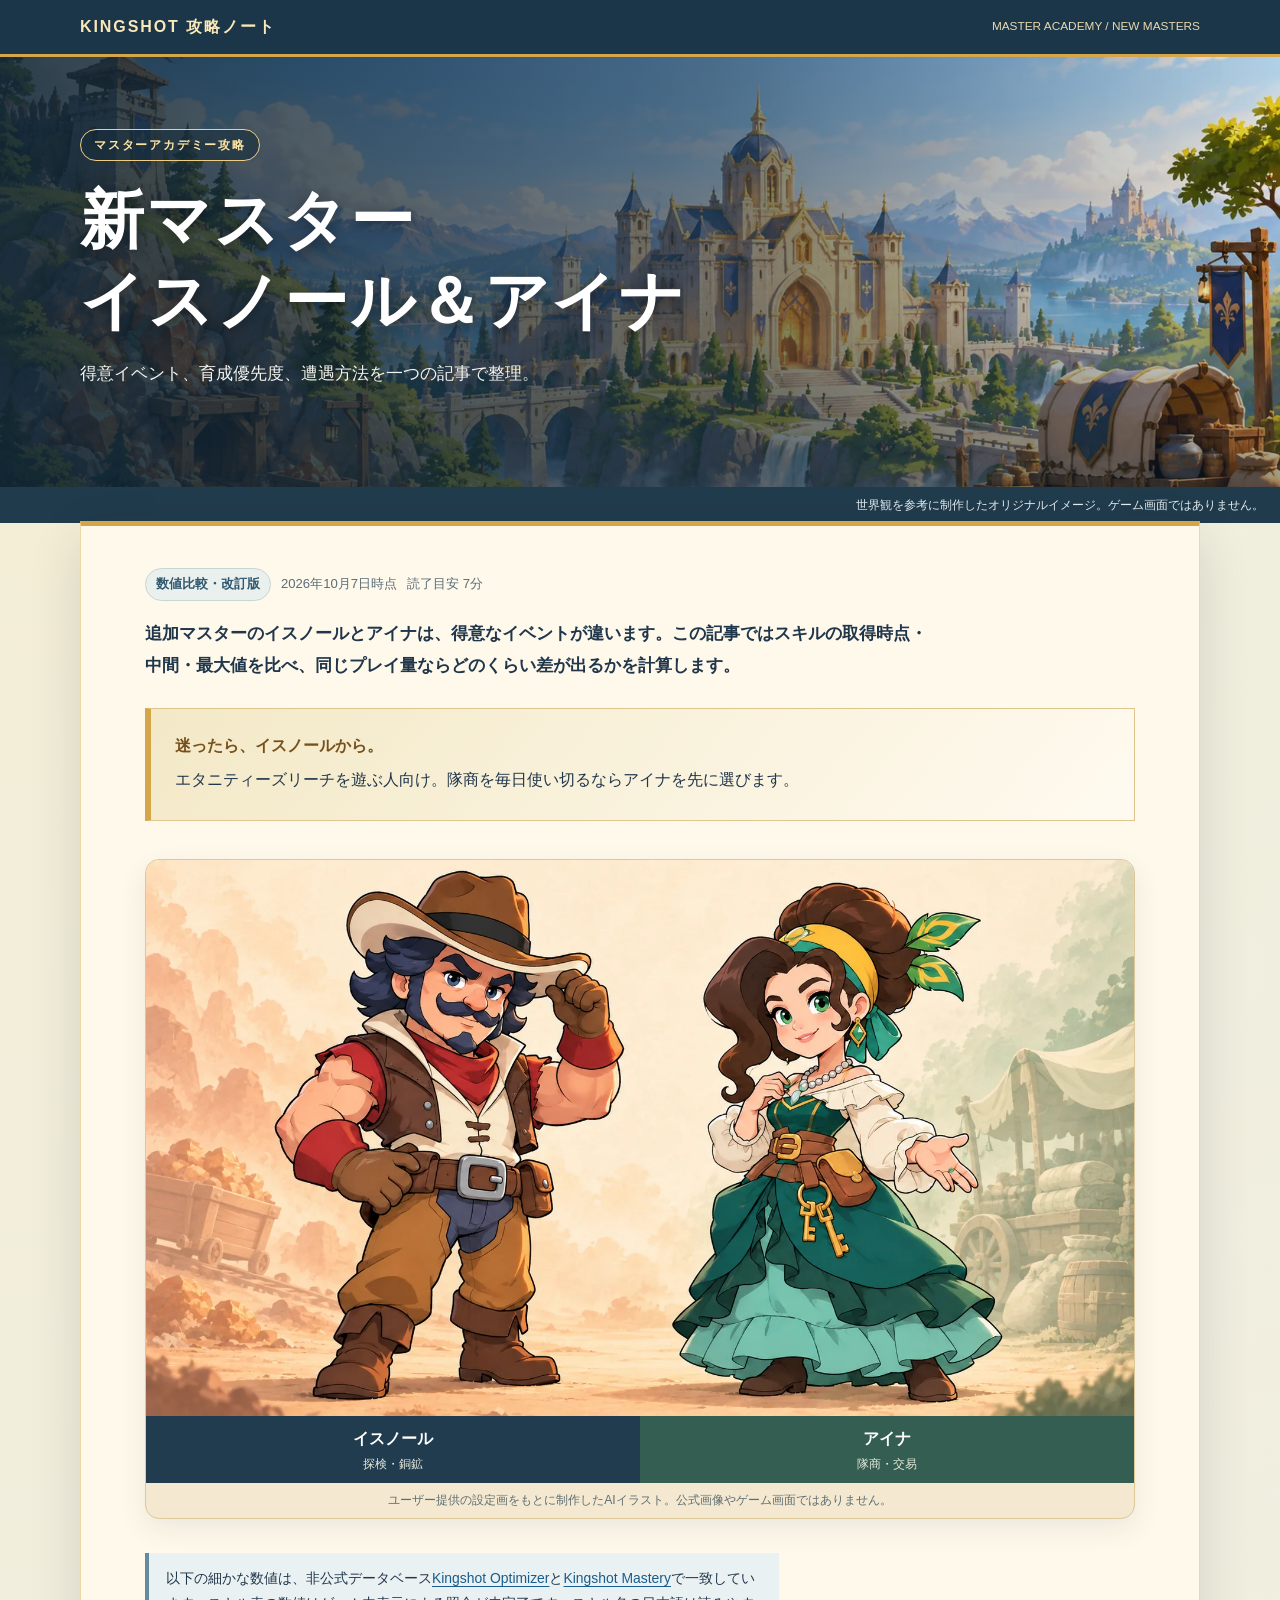
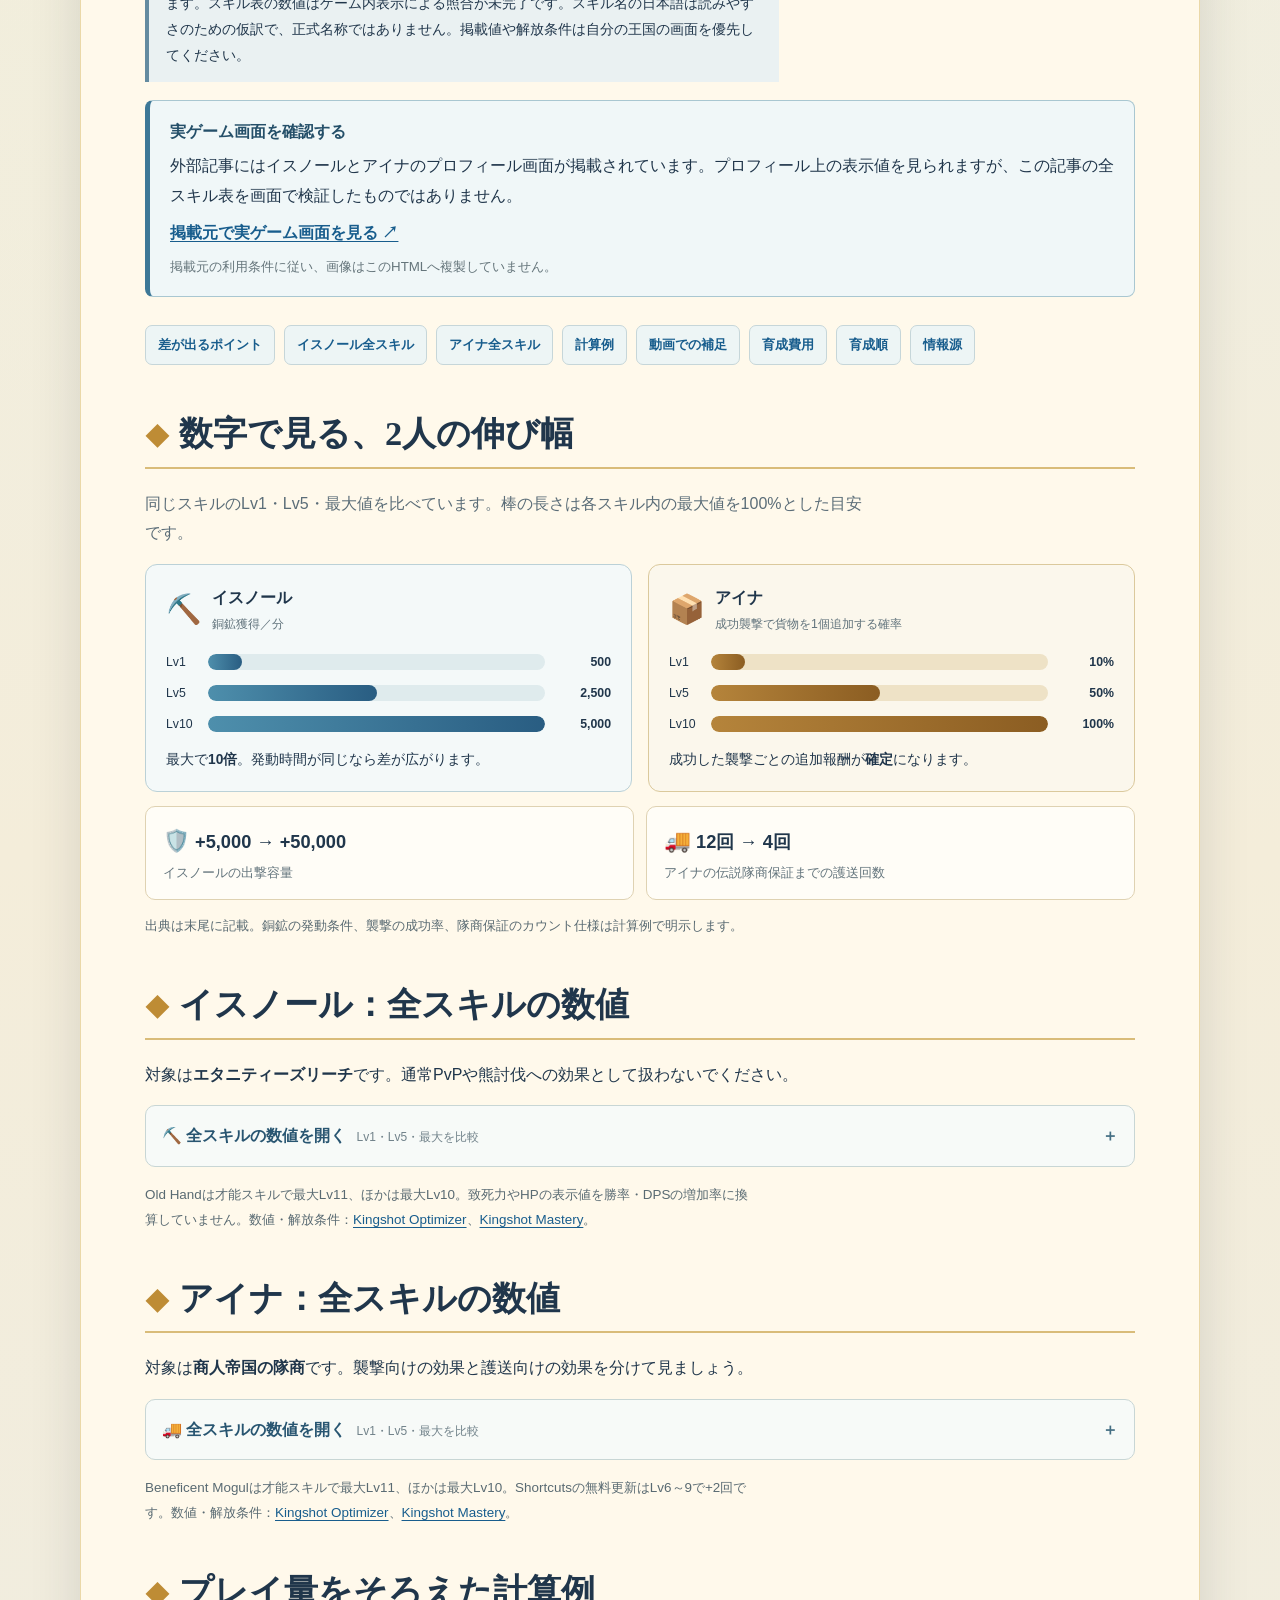
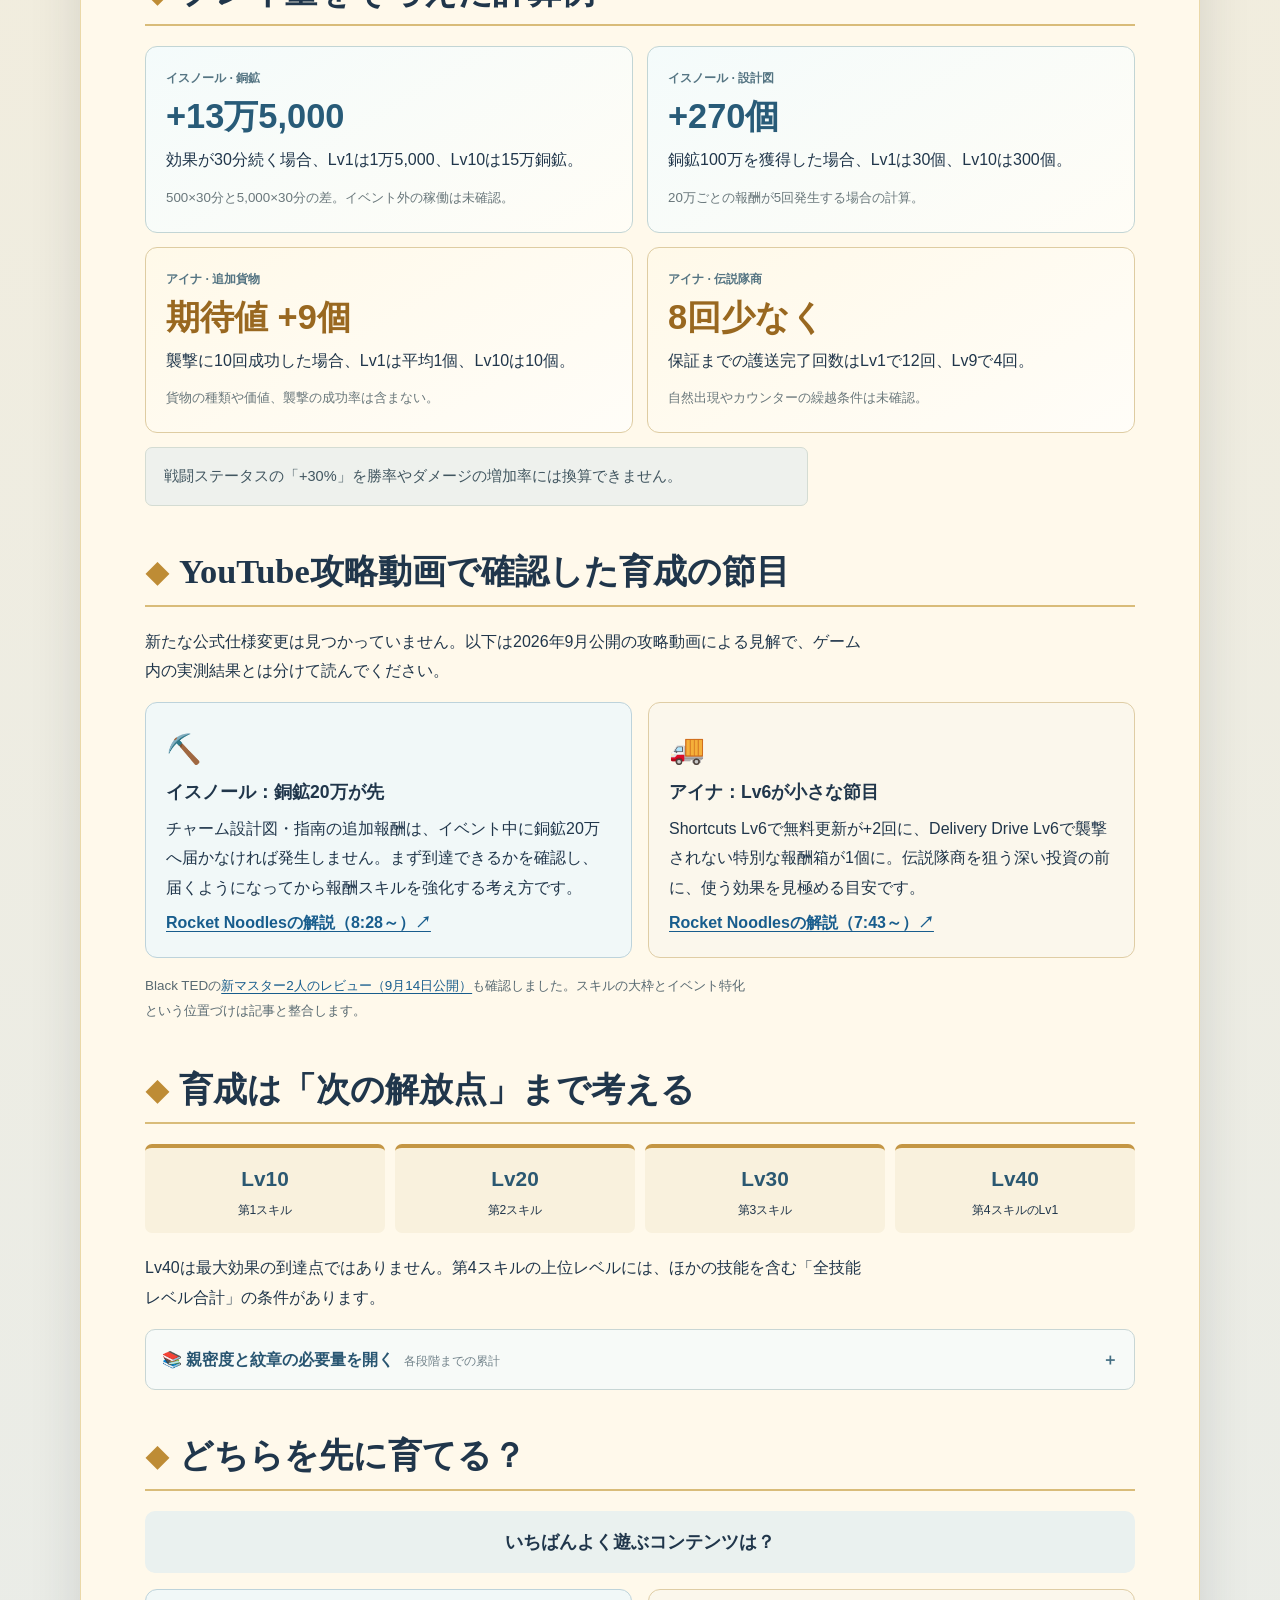
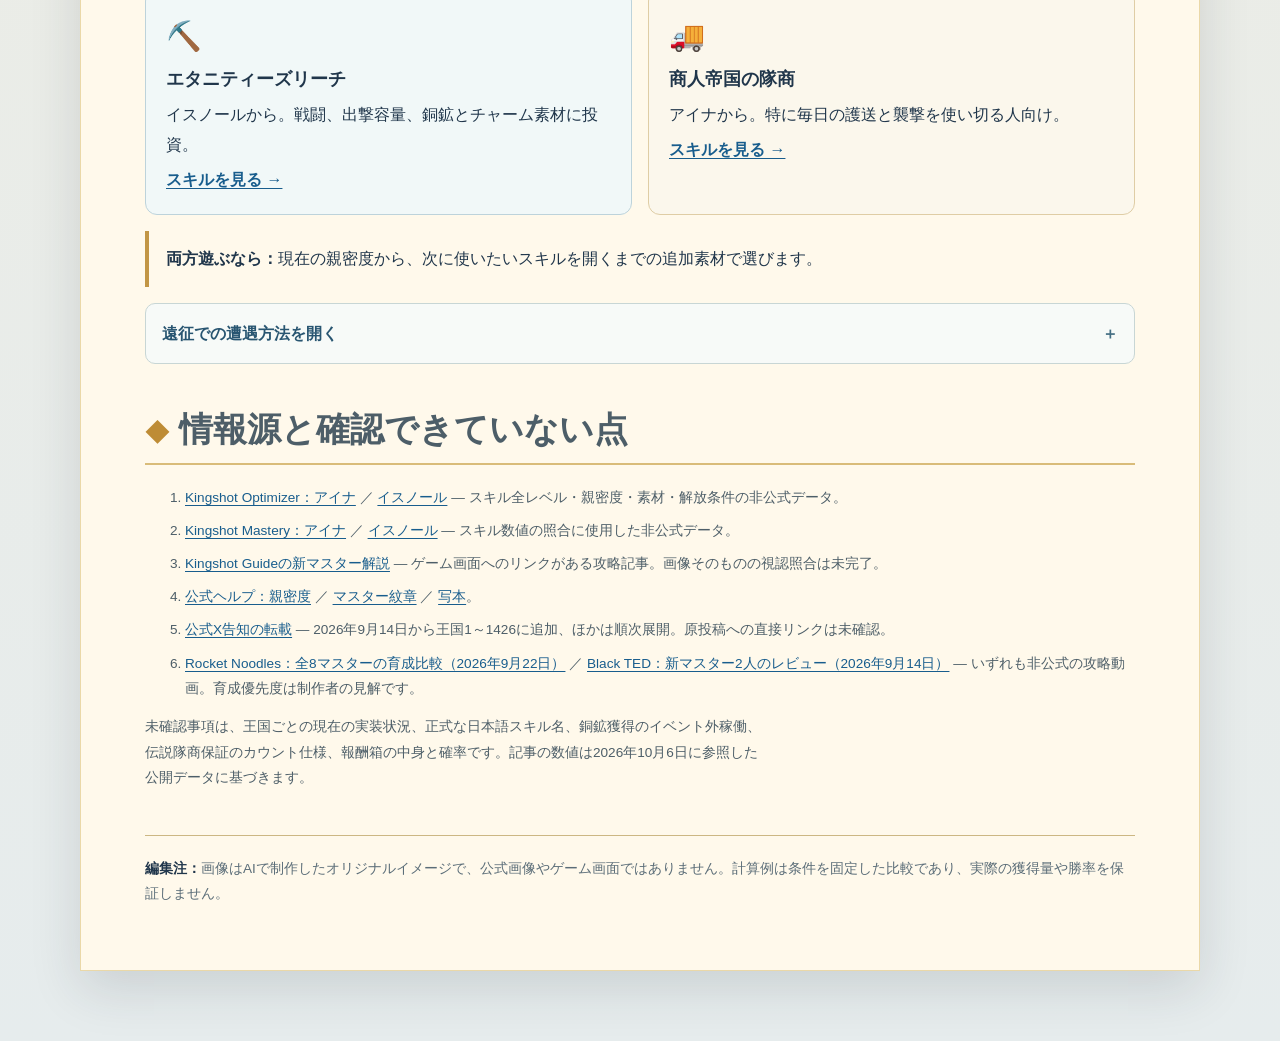
<file: index.html>
<!doctype html>
<html lang="ja">
<head>
  <meta charset="utf-8">
  <meta name="viewport" content="width=device-width, initial-scale=1">
  <meta name="description" content="キングショットのマスターアカデミーに追加されたイスノールとアイナを比較。得意イベント、育成優先度、遭遇方法をまとめた攻略記事。">
  <meta property="og:type" content="article">
  <meta property="og:title" content="マスターアカデミー新マスター攻略｜キングショット">
  <meta property="og:description" content="イスノールとアイナの全スキルをLv1・Lv5・最大値で比較。育成素材と実用的な計算例も掲載。">
  <meta name="twitter:card" content="summary_large_image">
  <link rel="canonical" href="https://s8933935-ops.github.io/kingshot-master-academy-guide/">
  <meta property="og:url" content="https://s8933935-ops.github.io/kingshot-master-academy-guide/">
  <meta property="og:image" content="https://s8933935-ops.github.io/kingshot-master-academy-guide/assets/social-card.jpg">
  <meta property="og:image:width" content="1200">
  <meta property="og:image:height" content="630">
  <meta name="twitter:image" content="https://s8933935-ops.github.io/kingshot-master-academy-guide/assets/social-card.jpg">
  <title>マスターアカデミー新マスター攻略｜キングショット</title>
  <style>
    :root{--ink:#20364b;--muted:#5b6d78;--paper:#fff9eb;--gold:#d5a649;--gold-dark:#8a6328;--blue:#386d98;--line:#dfd2b2;--shadow:0 18px 48px rgba(33,45,54,.14)}
    *{box-sizing:border-box}html{scroll-behavior:smooth}body{margin:0;color:var(--ink);background:radial-gradient(circle at 15% 0%,#f6edcf 0,transparent 35%),linear-gradient(#e9f0ec,#f4edda 42%,#e6eced);font-family:"Yu Gothic","Hiragino Kaku Gothic ProN",Meiryo,sans-serif;line-height:1.85}a{color:#185d8d;text-underline-offset:3px}a:hover{color:#a4681b}img{display:block;max-width:100%}.wrap{width:min(1120px,calc(100% - 32px));margin:auto}.topbar{background:#1b3549;color:#f9e8b8;border-bottom:3px solid var(--gold)}.topbar .wrap{min-height:54px;display:flex;align-items:center;justify-content:space-between;gap:15px}.brand{font-weight:900;letter-spacing:.12em}.topbar small{font-size:.74rem;color:#e8d8ad}.hero{position:relative;min-height:430px;overflow:hidden;background:#405e65 url('assets/master-academy-hero.webp') center 54%/cover no-repeat}.hero:after{content:"";position:absolute;inset:0;background:linear-gradient(90deg,rgba(17,39,55,.88),rgba(17,39,55,.56) 56%,rgba(17,39,55,.08)),linear-gradient(0deg,rgba(17,39,55,.35),transparent 45%)}.hero .wrap{position:relative;z-index:1;padding-top:72px;padding-bottom:62px;color:#fff}.eyebrow{display:inline-block;padding:4px 13px;border:1px solid #efce81;border-radius:999px;background:rgba(20,44,59,.6);color:#ffe5a5;font-size:.75rem;letter-spacing:.15em;font-weight:800}.hero h1{max-width:780px;margin:20px 0 16px;font-family:Georgia,"Yu Mincho",serif;font-size:clamp(2.1rem,5vw,4rem);line-height:1.26;letter-spacing:.03em;text-shadow:0 3px 14px rgba(0,0,0,.4)}.hero p{max-width:640px;margin:0;color:#f3f4ee;font-size:1.06rem}.hero-note{position:relative;background:#203b4c;color:#e4edf0;font-size:.76rem;padding:7px 16px;text-align:right}.article{position:relative;margin:-2px auto 70px;padding:42px clamp(20px,5vw,70px) 64px;background:var(--paper);border:1px solid #ead8a8;border-top:5px solid var(--gold);box-shadow:var(--shadow)}.meta{display:flex;gap:10px;flex-wrap:wrap;align-items:center;color:var(--muted);font-size:.82rem}.pill{border-radius:20px;padding:3px 10px;background:#eaf0ed;border:1px solid #c7d5d3;font-weight:700;color:#315870}.lead{font-size:1.08rem;font-weight:600;max-width:850px}.summary{margin:26px 0 38px;padding:22px 24px;background:linear-gradient(130deg,#f3e9c7,#fffaf0);border:1px solid #ddc58d;border-left:6px solid var(--gold)}.summary strong{color:#77511c}.summary p{margin:4px 0}.toc{display:flex;flex-wrap:wrap;gap:9px;margin:28px 0 45px}.toc a{text-decoration:none;border:1px solid #c6d6d9;background:#edf5f5;border-radius:7px;padding:7px 12px;font-weight:700;font-size:.83rem}.section{margin:42px 0 0;scroll-margin-top:22px}.section h2{margin:0 0 20px;font-family:Georgia,"Yu Mincho",serif;font-size:clamp(1.45rem,3vw,2.15rem);line-height:1.35;border-bottom:2px solid #d9bc79;padding-bottom:10px}.section h2:before{content:"◆";color:#be8c35;font-size:.7em;margin-right:10px}.section h3{margin:27px 0 9px;color:#244f6d;font-size:1.12rem}.decision{display:grid;grid-template-columns:1fr 1fr;gap:12px;margin:18px 0}.decision div{padding:17px 18px;background:#edf4f3;border-left:4px solid #4c7f93;border-radius:5px}.decision strong{display:block;color:#234d66}.note{padding:15px 18px;border-radius:7px;background:#eef1ed;border:1px solid #d4dcd3;color:#415660;font-size:.91rem}.sources{font-size:.85rem;color:#4d5e68}.sources li{margin:8px 0}.footer{border-top:1px solid #ccb783;margin-top:45px;padding-top:20px;font-size:.85rem;color:var(--muted)}.footer strong{color:var(--ink)}@media(max-width:700px){.hero{min-height:380px;background-position:58% center}.hero .wrap{padding-top:48px}.article{width:calc(100% - 16px);padding:26px 18px 42px}.decision{grid-template-columns:1fr}.topbar small{display:none}.hero-note{text-align:center}}
.table-scroll{overflow-x:auto;border:1px solid var(--line);border-radius:9px;margin:17px 0}.table-scroll table{width:100%;border-collapse:collapse;min-width:650px;background:#fffdf7}.table-scroll th,.table-scroll td{padding:11px 12px;text-align:left;border-bottom:1px solid #e7dcc2;vertical-align:top}.table-scroll thead th{background:#274b62;color:#fff;font-size:.84rem}.table-scroll tbody th{color:#25465c;min-width:180px}.table-scroll tbody tr:nth-child(even){background:#f6f1e4}.table-scroll small{font-weight:400;color:#60727c}.small{font-size:.84rem;color:#596a72}.evidence{padding:13px 17px;background:#eaf1f2;border-left:4px solid #648ba0;font-size:.87rem}.examples{display:grid;grid-template-columns:1fr 1fr;gap:14px}.example{background:#fffdf7;border:1px solid var(--line);border-radius:9px;padding:16px 19px}.example span{font-weight:900;color:#9b702a;font-size:.78rem}.example h3{margin:5px 0 7px}.example p{margin:0 0 8px}.example small{color:#62727c}@media(max-width:700px){.examples{grid-template-columns:1fr}}.screen-link{margin:18px 0 25px;padding:16px 20px;border:1px solid #a9c7d1;border-left:5px solid #3d7897;border-radius:8px;background:#f0f7f8}.screen-link strong{display:block;color:#244f69}.screen-link p{margin:5px 0 8px}.screen-link a{display:inline-block;font-weight:800}.screen-link small{display:block;margin-top:7px;color:#65757b}
    .section-intro{color:var(--muted)}.duo-figure{margin:26px 0 34px;border:1px solid #dcc898;border-radius:14px;overflow:hidden;background:#f4e9d0;box-shadow:0 10px 28px rgba(36,52,61,.09)}.duo-figure img{width:100%;height:auto}.duo-names{display:grid;grid-template-columns:1fr 1fr;background:#213c4f;color:#fff;text-align:center}.duo-names span{padding:8px 10px;font-weight:900}.duo-names span+span{background:#345e51}.duo-names small{display:block;font-weight:500;font-size:.72rem;color:#e4e9dd}.duo-figure figcaption{padding:6px 12px;font-size:.76rem;color:#5e6d72;text-align:center}.graph-grid{display:grid;grid-template-columns:1fr 1fr;gap:16px}.graph-card{padding:18px 20px;border:1px solid #bbd1d7;border-radius:12px;background:#f4f9f9}.graph-card.aena{border-color:#dbc99c;background:#fbf7ec}.graph-title{display:flex;gap:10px;align-items:center;margin-bottom:15px}.graph-title>span{font-size:1.8rem}.graph-title strong,.graph-title small{display:block}.graph-title small{color:#61737c;font-size:.77rem}.bar-row{display:grid;grid-template-columns:34px 1fr 58px;align-items:center;gap:8px;margin:8px 0;font-size:.77rem}.bar-row b{text-align:right;font-variant-numeric:tabular-nums}.bar-track{height:16px;background:#dfebed;border-radius:20px;overflow:hidden}.bar-track i{display:block;height:100%;width:var(--w);border-radius:20px;background:linear-gradient(90deg,#4e8fac,#295d82)}.aena .bar-track{background:#eee2c6}.aena .bar-track i{background:linear-gradient(90deg,#b5843b,#8b5d22)}.graph-card p{font-size:.86rem;margin:12px 0 0}.mini-facts{display:grid;grid-template-columns:1fr 1fr;gap:12px;margin:14px 0}.mini-facts>div{padding:14px 17px;border:1px solid var(--line);background:#fffdf7;border-radius:10px}.mini-facts span{font-size:1.35rem;margin-right:5px}.mini-facts strong{font-size:1.14rem}.mini-facts small{display:block;color:#63747c}.skill-details{margin:16px 0;border:1px solid #c8d6d5;background:#f7faf8;border-radius:10px;padding:0 16px}.skill-details summary{cursor:pointer;padding:15px 0;font-weight:900;color:#285571;list-style:none}.skill-details summary::-webkit-details-marker{display:none}.skill-details summary:after{content:'＋';float:right;color:#446e83}.skill-details[open] summary:after{content:'−'}.skill-details summary small{display:inline-block;margin-left:10px;color:#71828a;font-size:.75rem;font-weight:500}.skill-details .table-scroll{margin-top:0}.impact-grid{display:grid;grid-template-columns:repeat(2,1fr);gap:14px}.impact-card{padding:20px;border:1px solid #c2d5d5;border-radius:12px;background:linear-gradient(150deg,#f4fbfb,#fffdf6)}.impact-card.aena{border-color:#decca2;background:linear-gradient(150deg,#fff9e9,#fffdf8)}.impact-card>span{display:block;color:#557583;font-size:.78rem;font-weight:800}.impact-card>strong{display:block;margin:5px 0;color:#285b78;font-size:clamp(1.55rem,3vw,2.15rem);line-height:1.25}.impact-card.aena>strong{color:#996820}.impact-card p{margin:7px 0}.impact-card small{color:#69777b}.milestone-grid{display:grid;grid-template-columns:repeat(4,1fr);gap:10px;margin:20px 0}.milestone-grid div{border-top:4px solid #c49643;background:#f9f1dd;padding:12px;text-align:center;border-radius:7px}.milestone-grid b,.milestone-grid span{display:block}.milestone-grid b{font-size:1.3rem;color:#2b5871}.milestone-grid span{font-size:.76rem}.choice-question{text-align:center;font-weight:900;font-size:1.15rem;background:#eaf1ef;padding:14px;border-radius:10px}.choice-grid{display:grid;grid-template-columns:1fr 1fr;gap:16px;margin:16px 0}.choice-card{padding:20px;border:1px solid #bdd3db;background:#f1f8f8;border-radius:12px}.choice-card.aena{border-color:#dfcda5;background:#fbf7ec}.choice-card>span{font-size:1.8rem;display:block}.choice-card strong{display:block;font-size:1.1rem}.choice-card p{margin:5px 0}.choice-card a{font-weight:800}.choice-both{padding:13px 17px;border-left:4px solid #c29645;background:#fff9eb} .article>p,.section>p{max-width:82ch}@media(max-width:700px){.graph-grid,.mini-facts,.impact-grid,.choice-grid{grid-template-columns:1fr}.milestone-grid{grid-template-columns:repeat(2,1fr)}.duo-names span{font-size:.86rem}.duo-figure figcaption{font-size:.7rem}}
@media(max-width:360px){.hero h1{font-size:1.8rem}}  </style>
</head>
<body>
  <header class="topbar"><div class="wrap"><span class="brand">KINGSHOT 攻略ノート</span><small>MASTER ACADEMY / NEW MASTERS</small></div></header>
  <div class="hero" role="img" aria-label="石造アカデミー、銅鉱脈、隊商を描いたオリジナルイメージ"><div class="wrap"><span class="eyebrow">マスターアカデミー攻略</span><h1>新マスター<br>イスノール＆アイナ</h1><p>得意イベント、育成優先度、遭遇方法を一つの記事で整理。</p></div></div>
  <div class="hero-note">世界観を参考に制作したオリジナルイメージ。ゲーム画面ではありません。</div>
  <main class="wrap article">
    <div class="meta"><span class="pill">数値比較・改訂版</span><time datetime="2026-10-07">2026年10月7日時点</time><span>読了目安 7分</span></div>
    <p class="lead">追加マスターの<strong>イスノール</strong>と<strong>アイナ</strong>は、得意なイベントが違います。この記事ではスキルの取得時点・中間・最大値を比べ、同じプレイ量ならどのくらい差が出るかを計算します。</p>
    <div class="summary"><strong>迷ったら、イスノールから。</strong><p>エタニティーズリーチを遊ぶ人向け。隊商を毎日使い切るならアイナを先に選びます。</p></div>
    <figure class="duo-figure"><img src="assets/master-duo-banner.webp" width="1672" height="941" loading="eager" decoding="async" alt="参考設定画をもとに描いたイスノールとアイナの比較イラスト"><div class="duo-names"><span>イスノール <small>探検・銅鉱</small></span><span>アイナ <small>隊商・交易</small></span></div><figcaption>ユーザー提供の設定画をもとに制作したAIイラスト。公式画像やゲーム画面ではありません。</figcaption></figure>
    <p class="evidence">以下の細かな数値は、非公式データベース<a href="https://kingshotoptimizer.com/masters/aena/">Kingshot Optimizer</a>と<a href="https://kingshotmastery.com/masters/aena">Kingshot Mastery</a>で一致しています。スキル表の数値はゲーム内表示による照合が未完了です。スキル名の日本語は読みやすさのための仮訳で、正式名称ではありません。掲載値や解放条件は自分の王国の画面を優先してください。</p>
    <aside class="screen-link"><strong>実ゲーム画面を確認する</strong><p>外部記事にはイスノールとアイナのプロフィール画面が掲載されています。プロフィール上の表示値を見られますが、この記事の全スキル表を画面で検証したものではありません。</p><a href="https://www.kingshotguide.org/guide/kingshot-aena-isnor-master-guide" target="_blank" rel="noopener noreferrer">掲載元で実ゲーム画面を見る ↗</a><small>掲載元の利用条件に従い、画像はこのHTMLへ複製していません。</small></aside>
    <nav class="toc" aria-label="記事内の目次"><a href="#quick">差が出るポイント</a><a href="#isnor">イスノール全スキル</a><a href="#aena">アイナ全スキル</a><a href="#examples">計算例</a><a href="#video">動画での補足</a><a href="#cost">育成費用</a><a href="#decision">育成順</a><a href="#sources">情報源</a></nav>
    <section class="section" id="quick"><h2>数字で見る、2人の伸び幅</h2><p class="section-intro">同じスキルのLv1・Lv5・最大値を比べています。棒の長さは各スキル内の最大値を100%とした目安です。</p><div class="graph-grid"><div class="graph-card isnor"><div class="graph-title"><span aria-hidden="true">⛏️</span><div><strong>イスノール</strong><small>銅鉱獲得／分</small></div></div><div class="bar-row"><span>Lv1</span><div class="bar-track"><i style="--w:10%"></i></div><b>500</b></div><div class="bar-row"><span>Lv5</span><div class="bar-track"><i style="--w:50%"></i></div><b>2,500</b></div><div class="bar-row"><span>Lv10</span><div class="bar-track"><i style="--w:100%"></i></div><b>5,000</b></div><p>最大で<strong>10倍</strong>。発動時間が同じなら差が広がります。</p></div><div class="graph-card aena"><div class="graph-title"><span aria-hidden="true">📦</span><div><strong>アイナ</strong><small>成功襲撃で貨物を1個追加する確率</small></div></div><div class="bar-row"><span>Lv1</span><div class="bar-track"><i style="--w:10%"></i></div><b>10%</b></div><div class="bar-row"><span>Lv5</span><div class="bar-track"><i style="--w:50%"></i></div><b>50%</b></div><div class="bar-row"><span>Lv10</span><div class="bar-track"><i style="--w:100%"></i></div><b>100%</b></div><p>成功した襲撃ごとの追加報酬が<strong>確定</strong>になります。</p></div></div><div class="mini-facts"><div><span aria-hidden="true">🛡️</span><strong>+5,000 → +50,000</strong><small>イスノールの出撃容量</small></div><div><span aria-hidden="true">🚚</span><strong>12回 → 4回</strong><small>アイナの伝説隊商保証までの護送回数</small></div></div><p class="small">出典は末尾に記載。銅鉱の発動条件、襲撃の成功率、隊商保証のカウント仕様は計算例で明示します。</p></section>
    <section class="section" id="isnor"><h2>イスノール：全スキルの数値</h2><p>対象は<strong>エタニティーズリーチ</strong>です。通常PvPや熊討伐への効果として扱わないでください。</p><details class="skill-details"><summary>⛏️ 全スキルの数値を開く<small>Lv1・Lv5・最大を比較</small></summary><div class="table-scroll"><table><thead><tr><th>スキルと効果</th><th>解放</th><th>Lv1</th><th>Lv5</th><th>最大</th></tr></thead><tbody><tr><th>🧭 Old Hand <small>（仮訳：古参の知恵）</small><br><small>イベント内の致死力・HP</small></th><td>初期</td><td>各+2%</td><td>各+12%</td><td>Lv11：各+30%</td></tr><tr><th>⚔️ Frontier Master <small>（仮訳：辺境の達人）</small><br><small>守衛撃破時の技能XP</small></th><td>親密度10</td><td>+5%</td><td>+25%</td><td>Lv10：+50%</td></tr><tr><th>🛡️ Survival Skills <small>（仮訳：生存術）</small><br><small>出撃容量／敗北後復帰時間</small></th><td>親密度20</td><td>+5,000／6%短縮</td><td>+25,000／30%短縮</td><td>Lv10：+50,000／60%短縮</td></tr><tr><th>💠 Unexpected Benefits <small>（仮訳：思わぬ収穫）</small><br><small>銅鉱20万獲得ごとのチャーム設計図</small></th><td>親密度30</td><td>6個</td><td>30個</td><td>Lv10：60個</td></tr><tr><th>⛏️ Backchannels <small>（仮訳：裏ルート）</small><br><small>銅鉱獲得／銅鉱20万ごとのチャームガイド</small></th><td>親密度40</td><td>500／分・10個</td><td>2,500／分・50個</td><td>Lv10：5,000／分・100個</td></tr></tbody></table></div></details><p class="small">Old Handは才能スキルで最大Lv11、ほかは最大Lv10。致死力やHPの表示値を勝率・DPSの増加率に換算していません。数値・解放条件：<a href="https://kingshotoptimizer.com/masters/isnor/">Kingshot Optimizer</a>、<a href="https://kingshotmastery.com/masters/isnor">Kingshot Mastery</a>。</p></section>
    <section class="section" id="aena"><h2>アイナ：全スキルの数値</h2><p>対象は<strong>商人帝国の隊商</strong>です。襲撃向けの効果と護送向けの効果を分けて見ましょう。</p><details class="skill-details"><summary>🚚 全スキルの数値を開く<small>Lv1・Lv5・最大を比較</small></summary><div class="table-scroll"><table><thead><tr><th>スキルと効果</th><th>解放</th><th>Lv1</th><th>Lv5</th><th>最大</th></tr></thead><tbody><tr><th>🤝 Beneficent Mogul <small>（仮訳：慈善の大商人）</small><br><small>隊商の襲撃・被襲撃時の攻撃・防御</small></th><td>初期</td><td>各+2%</td><td>各+12%</td><td>Lv11：各+30%</td></tr><tr><th>🛤️ Shortcuts <small>（仮訳：近道）</small><br><small>護送時間短縮／無料更新追加</small></th><td>親密度10</td><td>2%短縮・+1回</td><td>10%短縮・+1回</td><td>Lv10：20%短縮・+3回</td></tr><tr><th>📦 Finder’s Keepers <small>（仮訳：見つけた者勝ち）</small><br><small>襲撃成功時、貨物1個を追加獲得</small></th><td>親密度20</td><td>10%の確率</td><td>50%の確率</td><td>Lv10：100%の確率</td></tr><tr><th>🔐 Delivery Drive <small>（仮訳：護送の底力）</small><br><small>被襲撃時、貨物1個を回収</small></th><td>親密度30</td><td>5%の確率</td><td>25%の確率</td><td>Lv10：50%の確率</td></tr><tr><th>同スキル<br><small>襲撃されない特別な報酬箱</small></th><td>スキルLv6</td><td>なし</td><td>なし</td><td>Lv6～9：1個／Lv10：2個</td></tr><tr><th>🚚 Trading Ace <small>（仮訳：交易の達人）</small><br><small>次の伝説隊商を保証するまでの護送完了回数</small></th><td>親密度40</td><td>12回</td><td>8回</td><td>Lv9・10：4回</td></tr><tr><th>同スキル<br><small>1日の隊商出発追加</small></th><td>スキルLv10</td><td>なし</td><td>なし</td><td>+1回／日</td></tr></tbody></table></div></details><p class="small">Beneficent Mogulは才能スキルで最大Lv11、ほかは最大Lv10。Shortcutsの無料更新はLv6～9で+2回です。数値・解放条件：<a href="https://kingshotoptimizer.com/masters/aena/">Kingshot Optimizer</a>、<a href="https://kingshotmastery.com/masters/aena">Kingshot Mastery</a>。</p></section>
    <section class="section" id="examples"><h2>プレイ量をそろえた計算例</h2><div class="impact-grid"><article class="impact-card"><span>イスノール · 銅鉱</span><strong>+13万5,000</strong><p>効果が30分続く場合、Lv1は1万5,000、Lv10は15万銅鉱。</p><small>500×30分と5,000×30分の差。イベント外の稼働は未確認。</small></article><article class="impact-card"><span>イスノール · 設計図</span><strong>+270個</strong><p>銅鉱100万を獲得した場合、Lv1は30個、Lv10は300個。</p><small>20万ごとの報酬が5回発生する場合の計算。</small></article><article class="impact-card aena"><span>アイナ · 追加貨物</span><strong>期待値 +9個</strong><p>襲撃に10回成功した場合、Lv1は平均1個、Lv10は10個。</p><small>貨物の種類や価値、襲撃の成功率は含まない。</small></article><article class="impact-card aena"><span>アイナ · 伝説隊商</span><strong>8回少なく</strong><p>保証までの護送完了回数はLv1で12回、Lv9で4回。</p><small>自然出現やカウンターの繰越条件は未確認。</small></article></div><p class="note">戦闘ステータスの「+30%」を勝率やダメージの増加率には換算できません。</p></section>
    <section class="section" id="video"><h2>YouTube攻略動画で確認した育成の節目</h2><p>新たな公式仕様変更は見つかっていません。以下は2026年9月公開の攻略動画による見解で、ゲーム内の実測結果とは分けて読んでください。</p><div class="choice-grid"><div class="choice-card"><span aria-hidden="true">⛏️</span><strong>イスノール：銅鉱20万が先</strong><p>チャーム設計図・指南の追加報酬は、イベント中に銅鉱20万へ届かなければ発生しません。まず到達できるかを確認し、届くようになってから報酬スキルを強化する考え方です。</p><a href="https://www.youtube.com/watch?v=D4eDZsjNfgM&amp;t=508s" target="_blank" rel="noopener noreferrer">Rocket Noodlesの解説（8:28～）↗</a></div><div class="choice-card aena"><span aria-hidden="true">🚚</span><strong>アイナ：Lv6が小さな節目</strong><p>Shortcuts Lv6で無料更新が+2回に、Delivery Drive Lv6で襲撃されない特別な報酬箱が1個に。伝説隊商を狙う深い投資の前に、使う効果を見極める目安です。</p><a href="https://www.youtube.com/watch?v=D4eDZsjNfgM&amp;t=463s" target="_blank" rel="noopener noreferrer">Rocket Noodlesの解説（7:43～）↗</a></div></div><p class="small">Black TEDの<a href="https://www.youtube.com/watch?v=VOP5N3_n_PQ" target="_blank" rel="noopener noreferrer">新マスター2人のレビュー（9月14日公開）</a>も確認しました。スキルの大枠とイベント特化という位置づけは記事と整合します。</p></section>
    <section class="section" id="cost"><h2>育成は「次の解放点」まで考える</h2><div class="milestone-grid"><div><b>Lv10</b><span>第1スキル</span></div><div><b>Lv20</b><span>第2スキル</span></div><div><b>Lv30</b><span>第3スキル</span></div><div><b>Lv40</b><span>第4スキルのLv1</span></div></div><p>Lv40は最大効果の到達点ではありません。第4スキルの上位レベルには、ほかの技能を含む「全技能レベル合計」の条件があります。</p><details class="skill-details"><summary>📚 親密度と紋章の必要量を開く<small>各段階までの累計</small></summary><div class="table-scroll"><table><thead><tr><th>到達点</th><th>アイナ：累計親密度</th><th>アイナ：累計紋章</th><th>イスノール：累計親密度</th><th>イスノール：累計紋章</th></tr></thead><tbody><tr><th>Lv10</th><td>7,780</td><td>8</td><td>11,180</td><td>10</td></tr><tr><th>Lv20</th><td>20,680</td><td>24</td><td>30,530</td><td>30</td></tr><tr><th>Lv30</th><td>39,610</td><td>48</td><td>58,930</td><td>60</td></tr><tr><th>Lv40</th><td>66,490</td><td>80</td><td>99,270</td><td>100</td></tr></tbody></table></div><p class="small">Lv40までの紋章はアイナ80、イスノール100。紋章だけで総育成費用は比較できません。数値は非公式DBに基づきます。</p></details></section>
    <section class="section" id="decision"><h2>どちらを先に育てる？</h2><div class="choice-question">いちばんよく遊ぶコンテンツは？</div><div class="choice-grid"><div class="choice-card"><span aria-hidden="true">⛏️</span><strong>エタニティーズリーチ</strong><p>イスノールから。戦闘、出撃容量、銅鉱とチャーム素材に投資。</p><a href="#isnor">スキルを見る →</a></div><div class="choice-card aena"><span aria-hidden="true">🚚</span><strong>商人帝国の隊商</strong><p>アイナから。特に毎日の護送と襲撃を使い切る人向け。</p><a href="#aena">スキルを見る →</a></div></div><p class="choice-both"><strong>両方遊ぶなら：</strong>現在の親密度から、次に使いたいスキルを開くまでの追加素材で選びます。</p><details class="skill-details"><summary>遠征での遭遇方法を開く</summary><p>通常遠征ではランダムに遭遇します。遠征60回で解放される「失われた地」では、遭遇済みのマスターを冒険補給で指定できます。遠征補給は毎日40個が無料補充されますが、40個＝遠征40回とは限りません。<a href="https://centurygames.helpshift.com/hc/en/140-kingshot/faq/8849-what-is-a-realm-journey/">公式：通常遠征</a>、<a href="https://centurygames.helpshift.com/hc/en/140-kingshot/faq/8850-what-is-the-lostlands/">失われた地</a>、<a href="https://centurygames.helpshift.com/hc/en/140-kingshot/faq/8852-how-do-i-get-journey-supplies/">遠征補給</a>。</p></details></section>
    <section class="section sources" id="sources"><h2>情報源と確認できていない点</h2><ol><li><a href="https://kingshotoptimizer.com/masters/aena/">Kingshot Optimizer：アイナ</a> ／ <a href="https://kingshotoptimizer.com/masters/isnor/">イスノール</a> — スキル全レベル・親密度・素材・解放条件の非公式データ。</li><li><a href="https://kingshotmastery.com/masters/aena">Kingshot Mastery：アイナ</a> ／ <a href="https://kingshotmastery.com/masters/isnor">イスノール</a> — スキル数値の照合に使用した非公式データ。</li><li><a href="https://www.kingshotguide.org/guide/kingshot-aena-isnor-master-guide">Kingshot Guideの新マスター解説</a> — ゲーム画面へのリンクがある攻略記事。画像そのものの視認照合は未完了。</li><li><a href="https://centurygames.helpshift.com/hc/en/140-kingshot/faq/8854-what-is-affinity-and-how-do-i-increase-master-affinity/">公式ヘルプ：親密度</a> ／ <a href="https://centurygames.helpshift.com/hc/en/140-kingshot/faq/8855-what-are-master-emblems-and-how-do-i-get-them/">マスター紋章</a> ／ <a href="https://centurygames.helpshift.com/hc/en/140-kingshot/faq/8856-what-are-master-manuscripts-and-how-do-i-get-them/">写本</a>。</li><li><a href="https://www6.twstalker.com/Kingshot_Mobile">公式X告知の転載</a> — 2026年9月14日から王国1～1426に追加、ほかは順次展開。原投稿への直接リンクは未確認。</li><li><a href="https://www.youtube.com/watch?v=D4eDZsjNfgM">Rocket Noodles：全8マスターの育成比較（2026年9月22日）</a> ／ <a href="https://www.youtube.com/watch?v=VOP5N3_n_PQ">Black TED：新マスター2人のレビュー（2026年9月14日）</a> — いずれも非公式の攻略動画。育成優先度は制作者の見解です。</li></ol><p>未確認事項は、王国ごとの現在の実装状況、正式な日本語スキル名、銅鉱獲得のイベント外稼働、伝説隊商保証のカウント仕様、報酬箱の中身と確率です。記事の数値は2026年10月6日に参照した公開データに基づきます。</p></section>
    <footer class="footer"><strong>編集注：</strong>画像はAIで制作したオリジナルイメージで、公式画像やゲーム画面ではありません。計算例は条件を固定した比較であり、実際の獲得量や勝率を保証しません。</footer>
  </main>

</body>
</html>
</file>
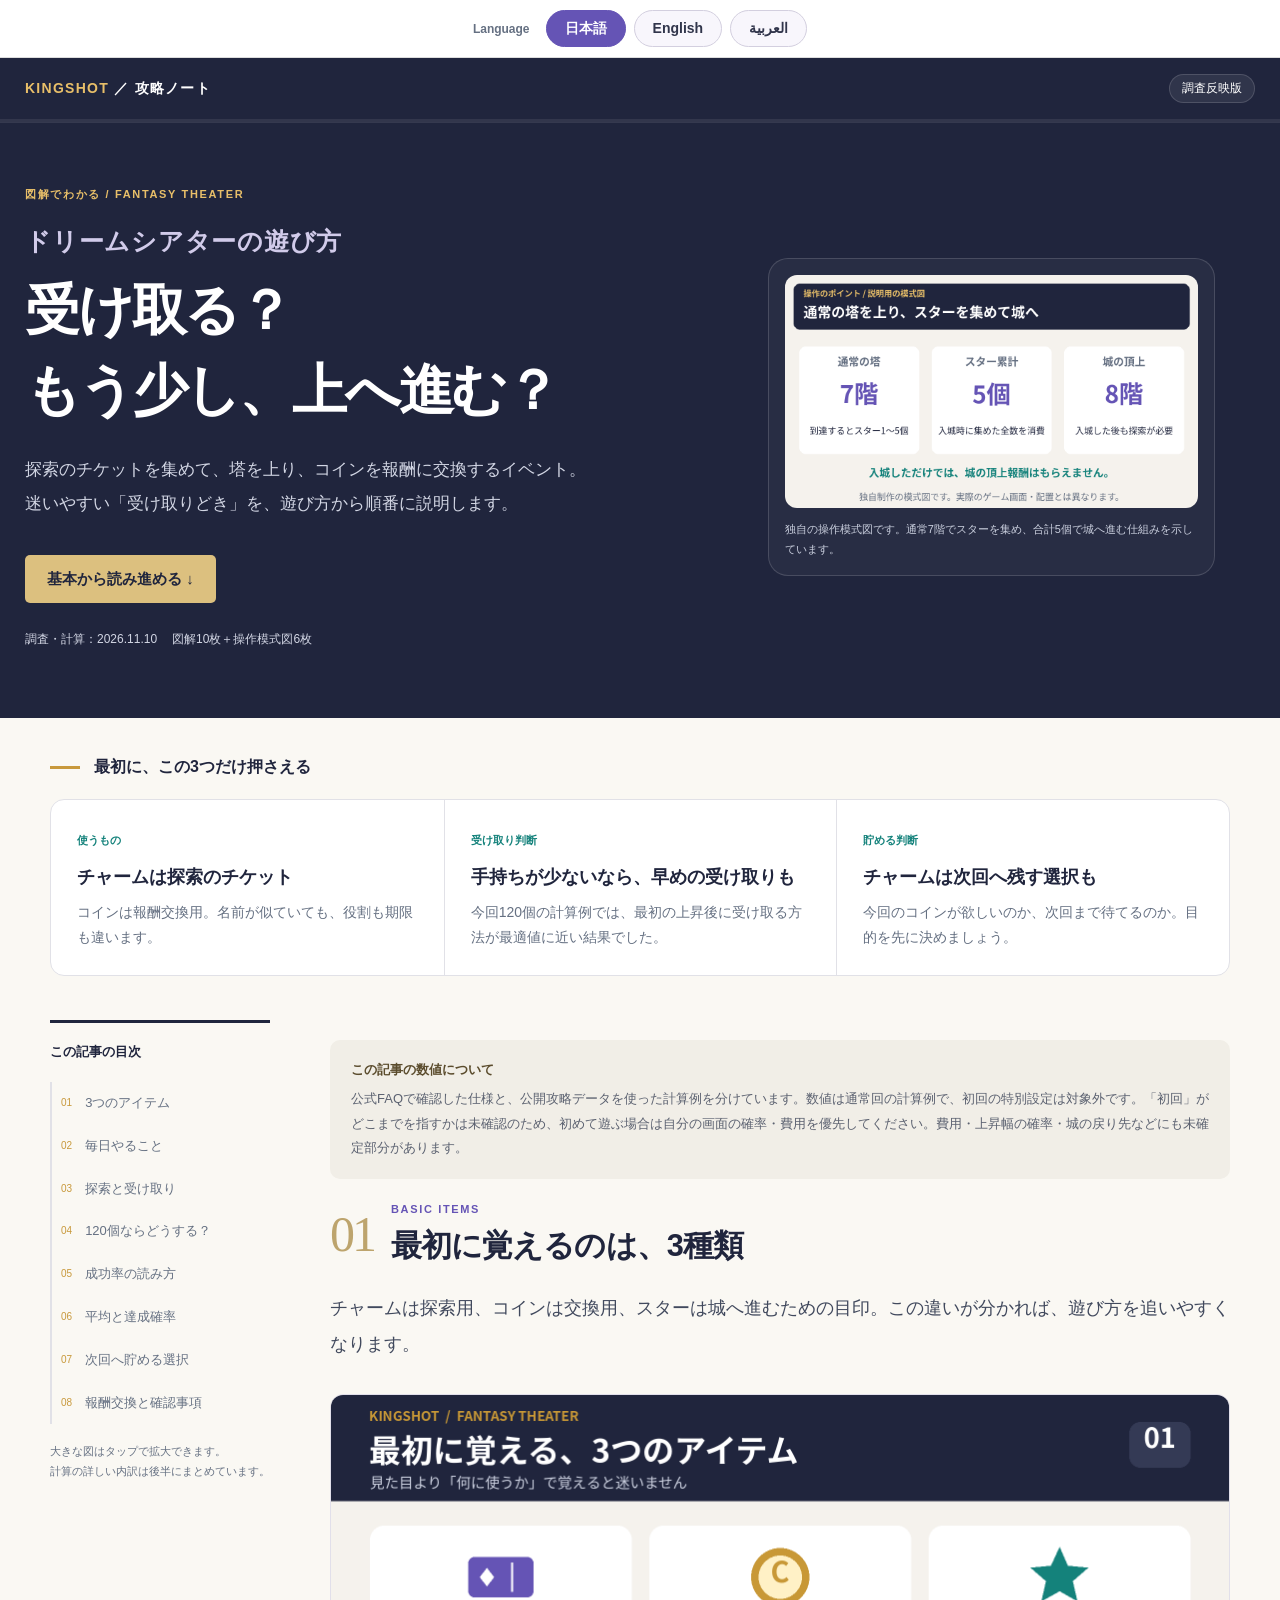
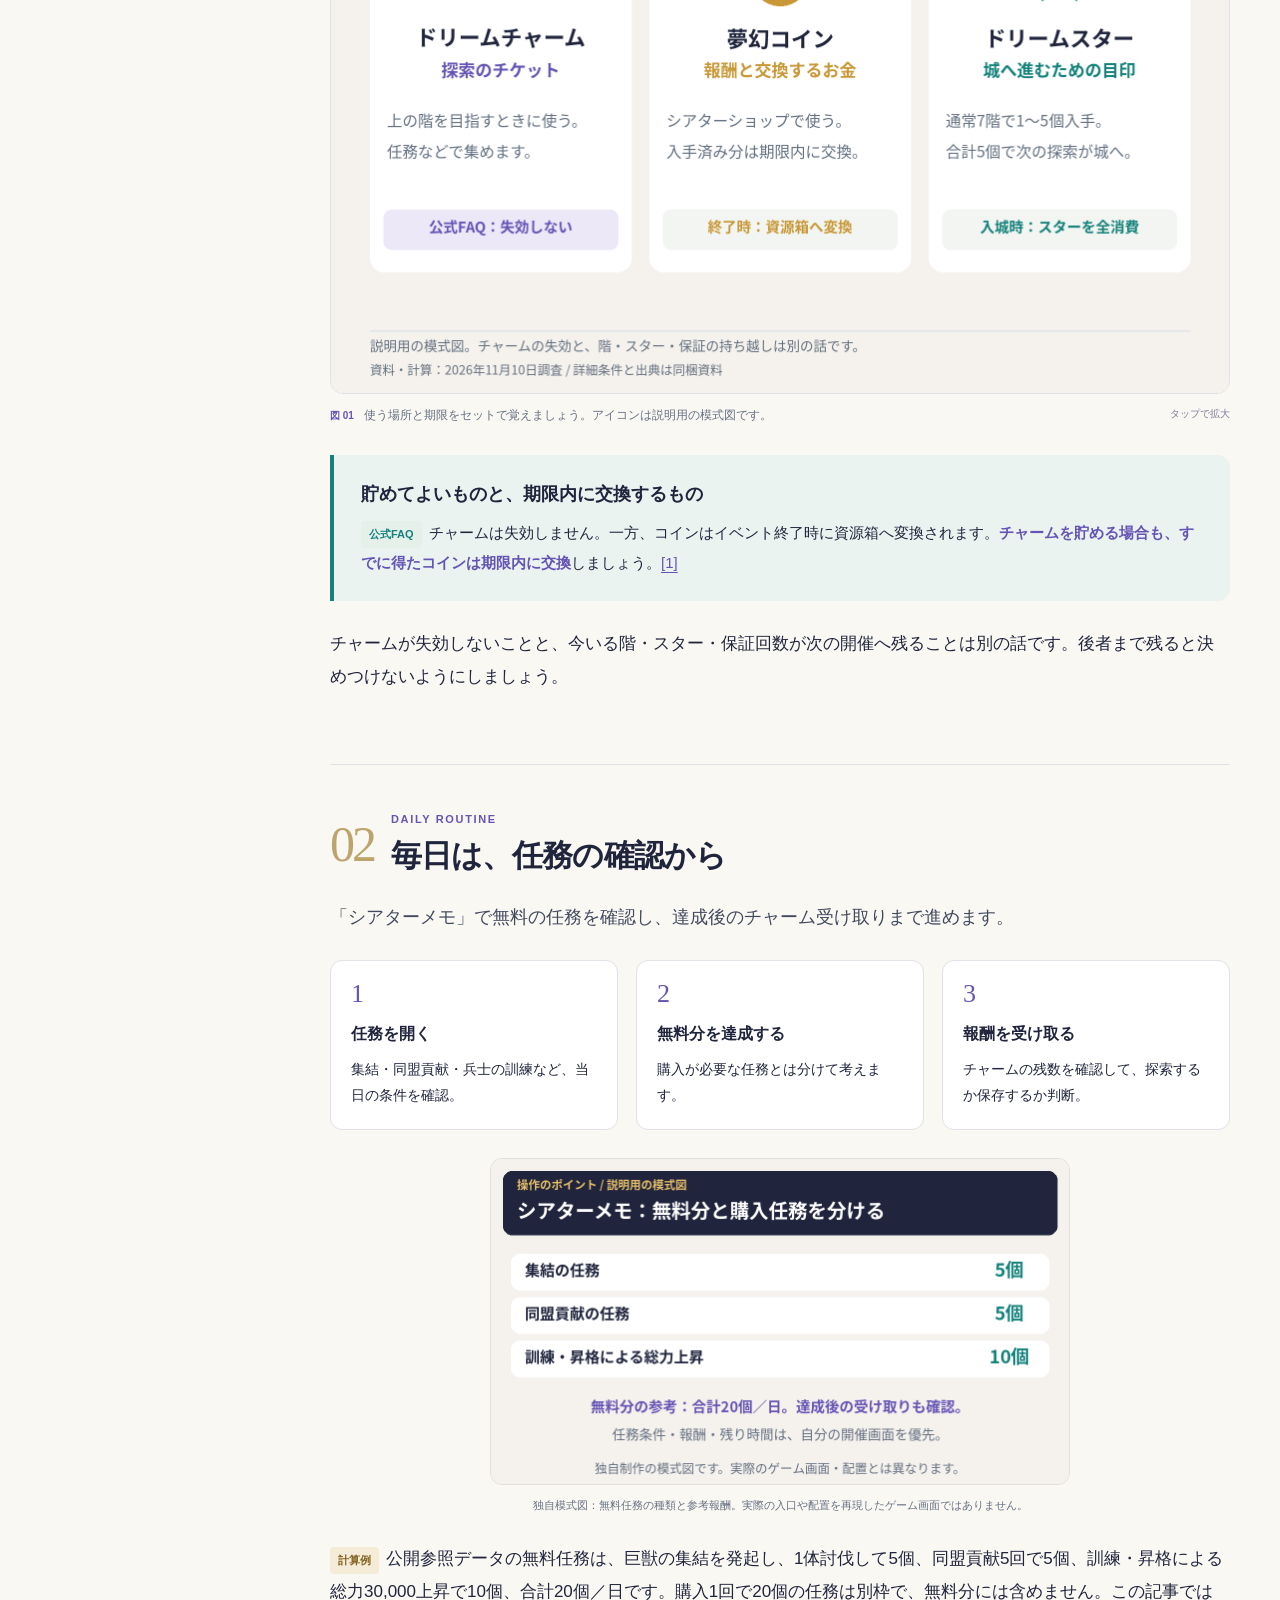
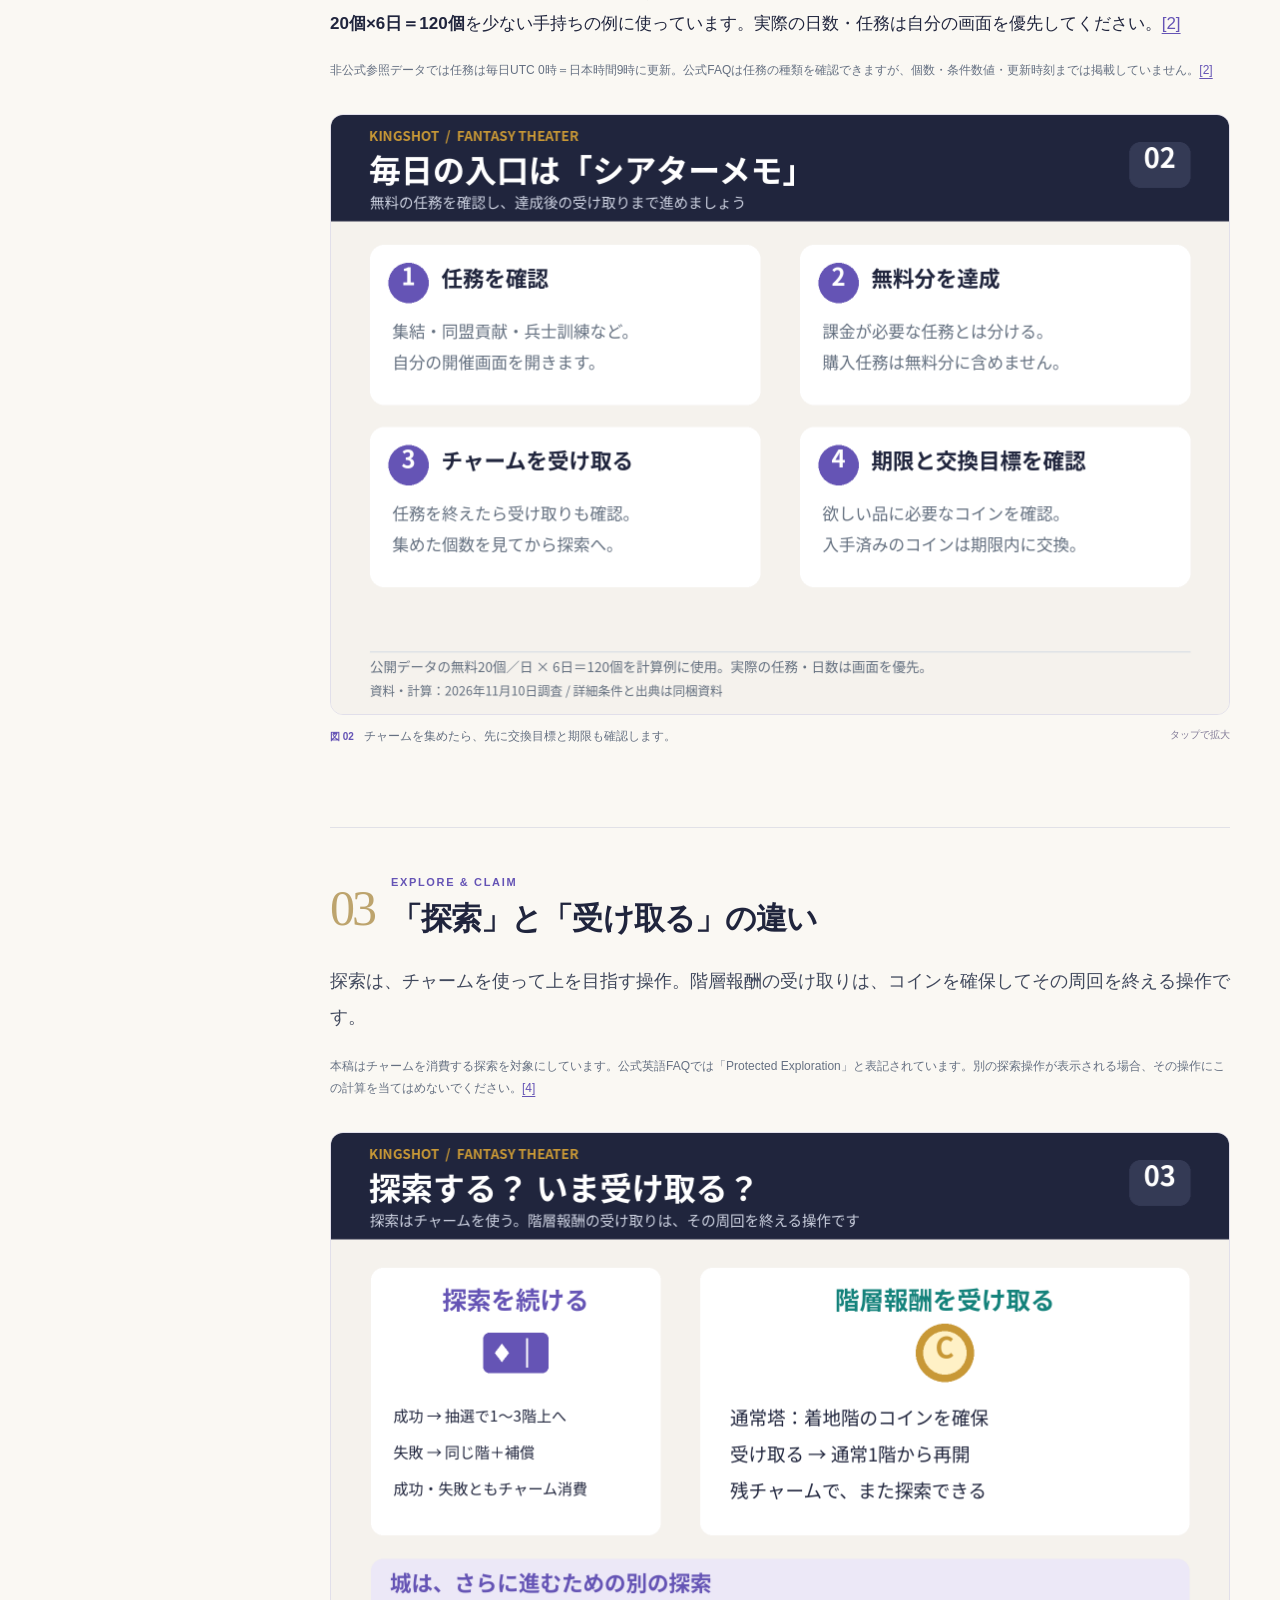
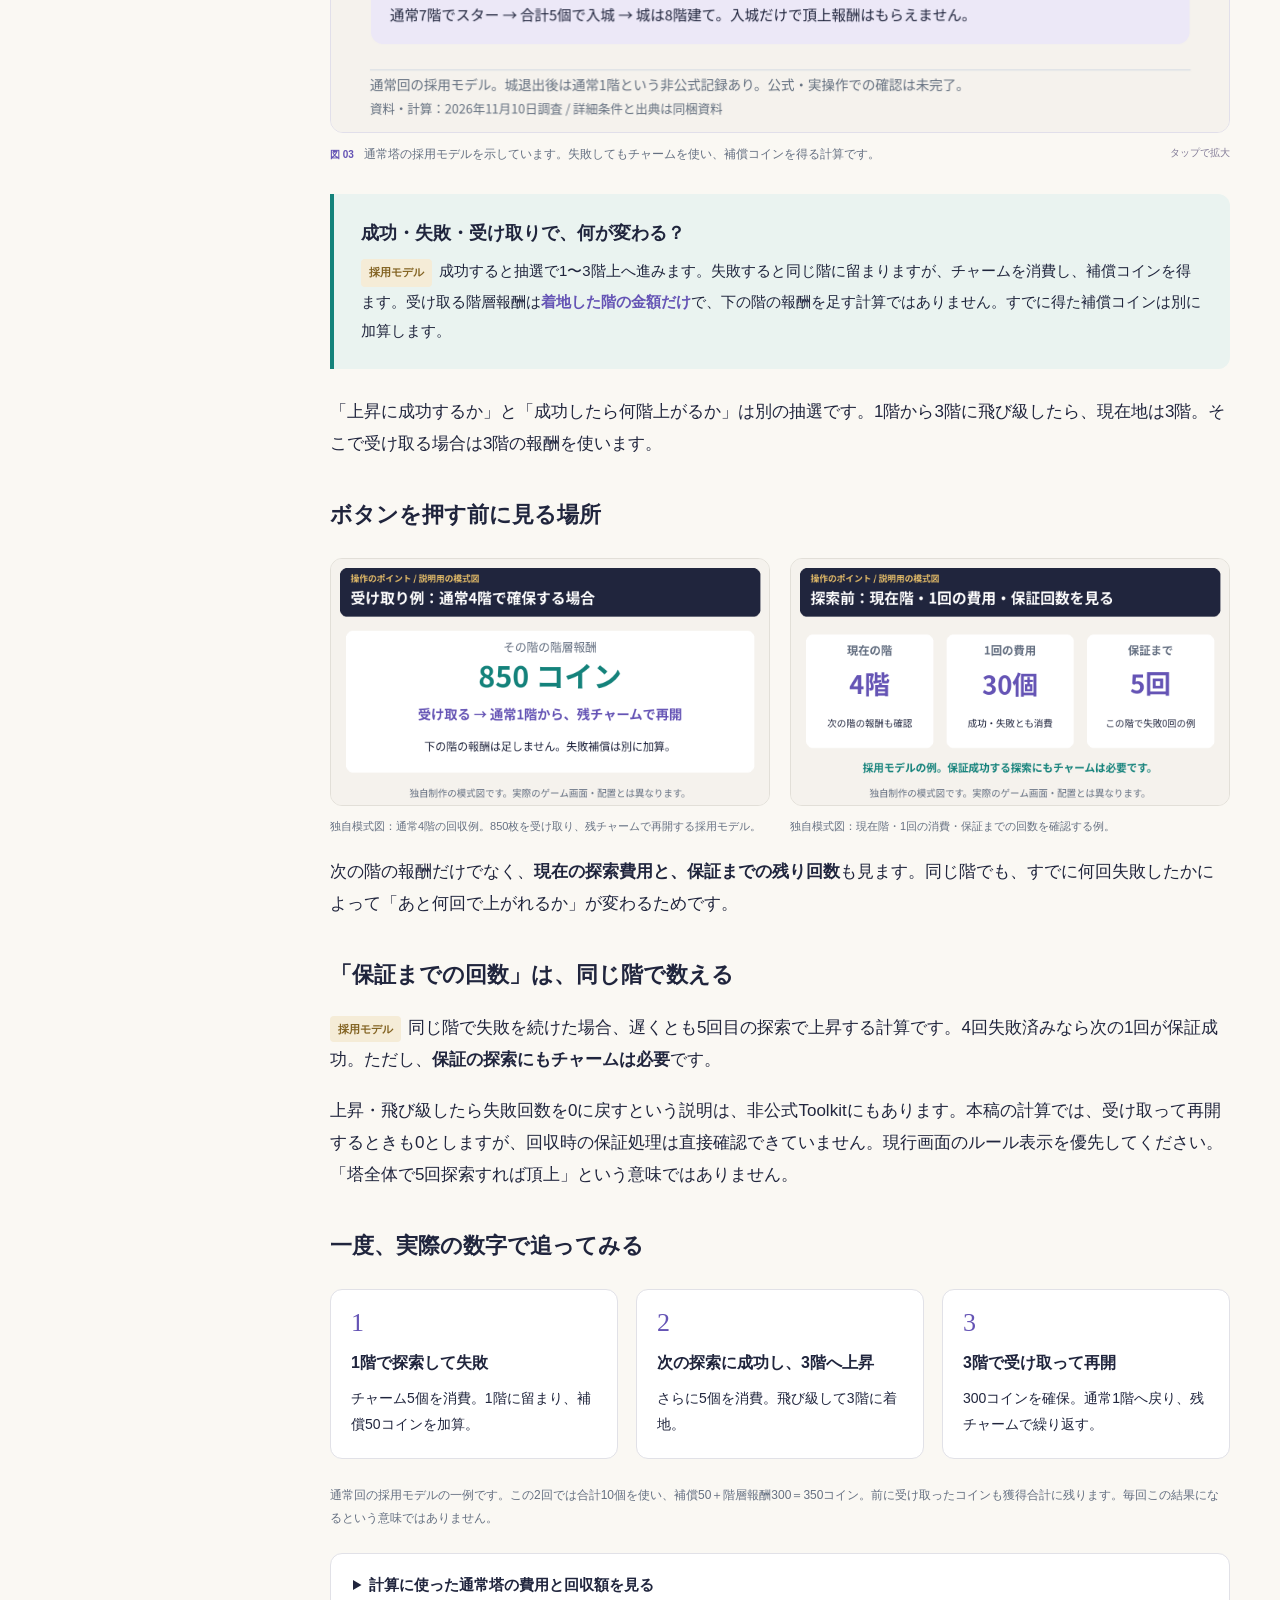
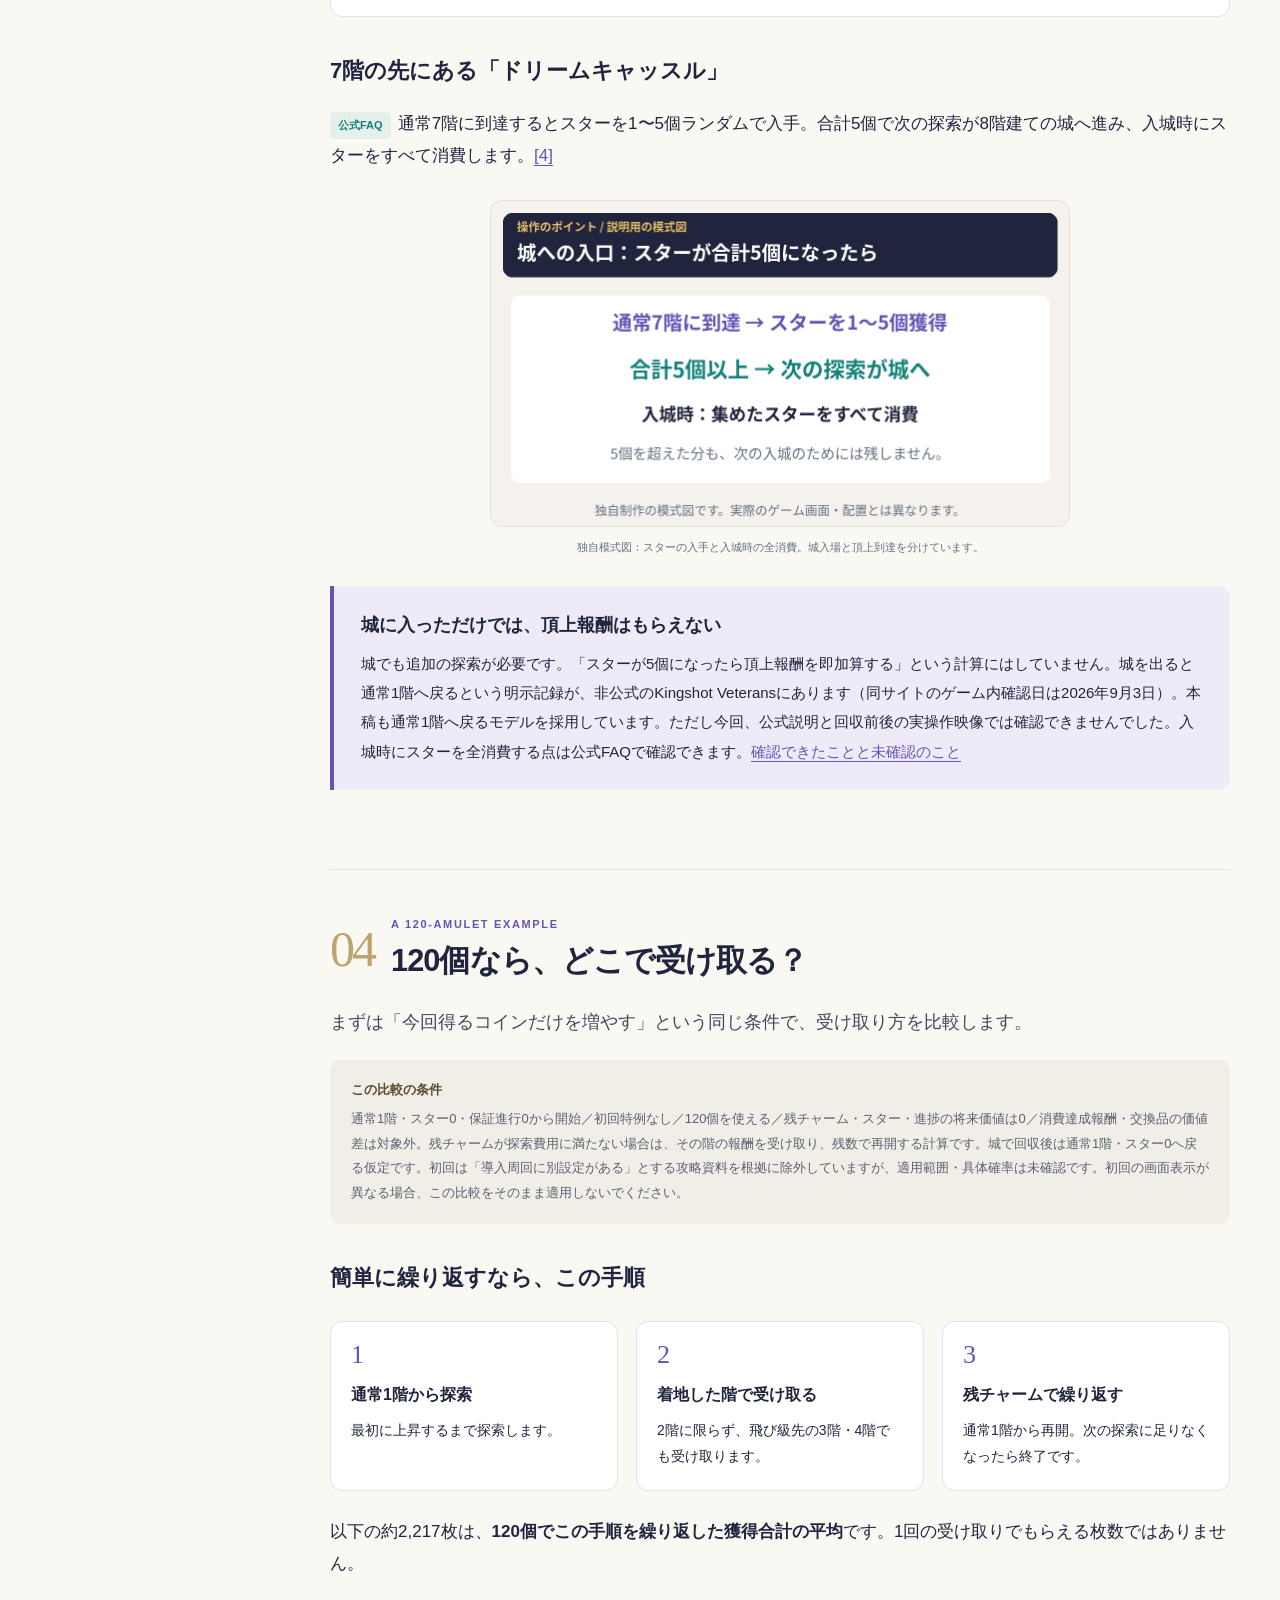
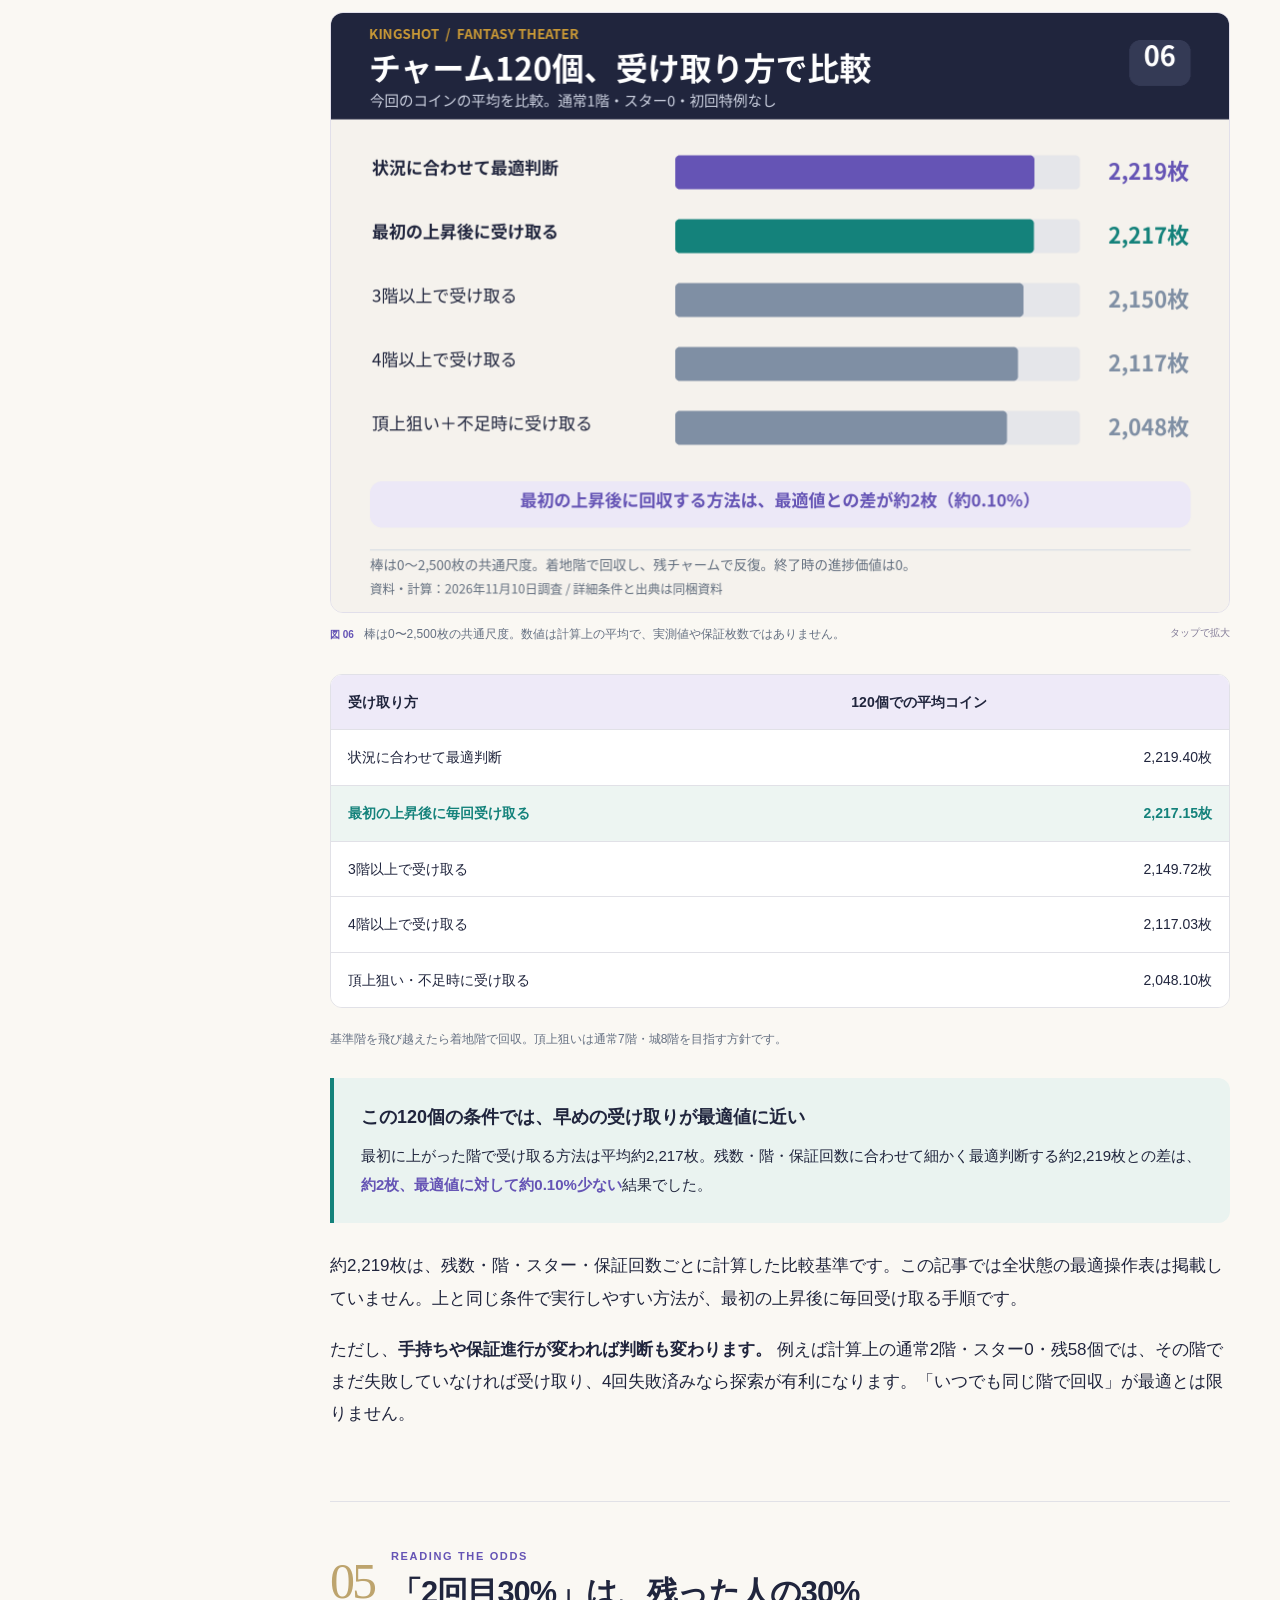
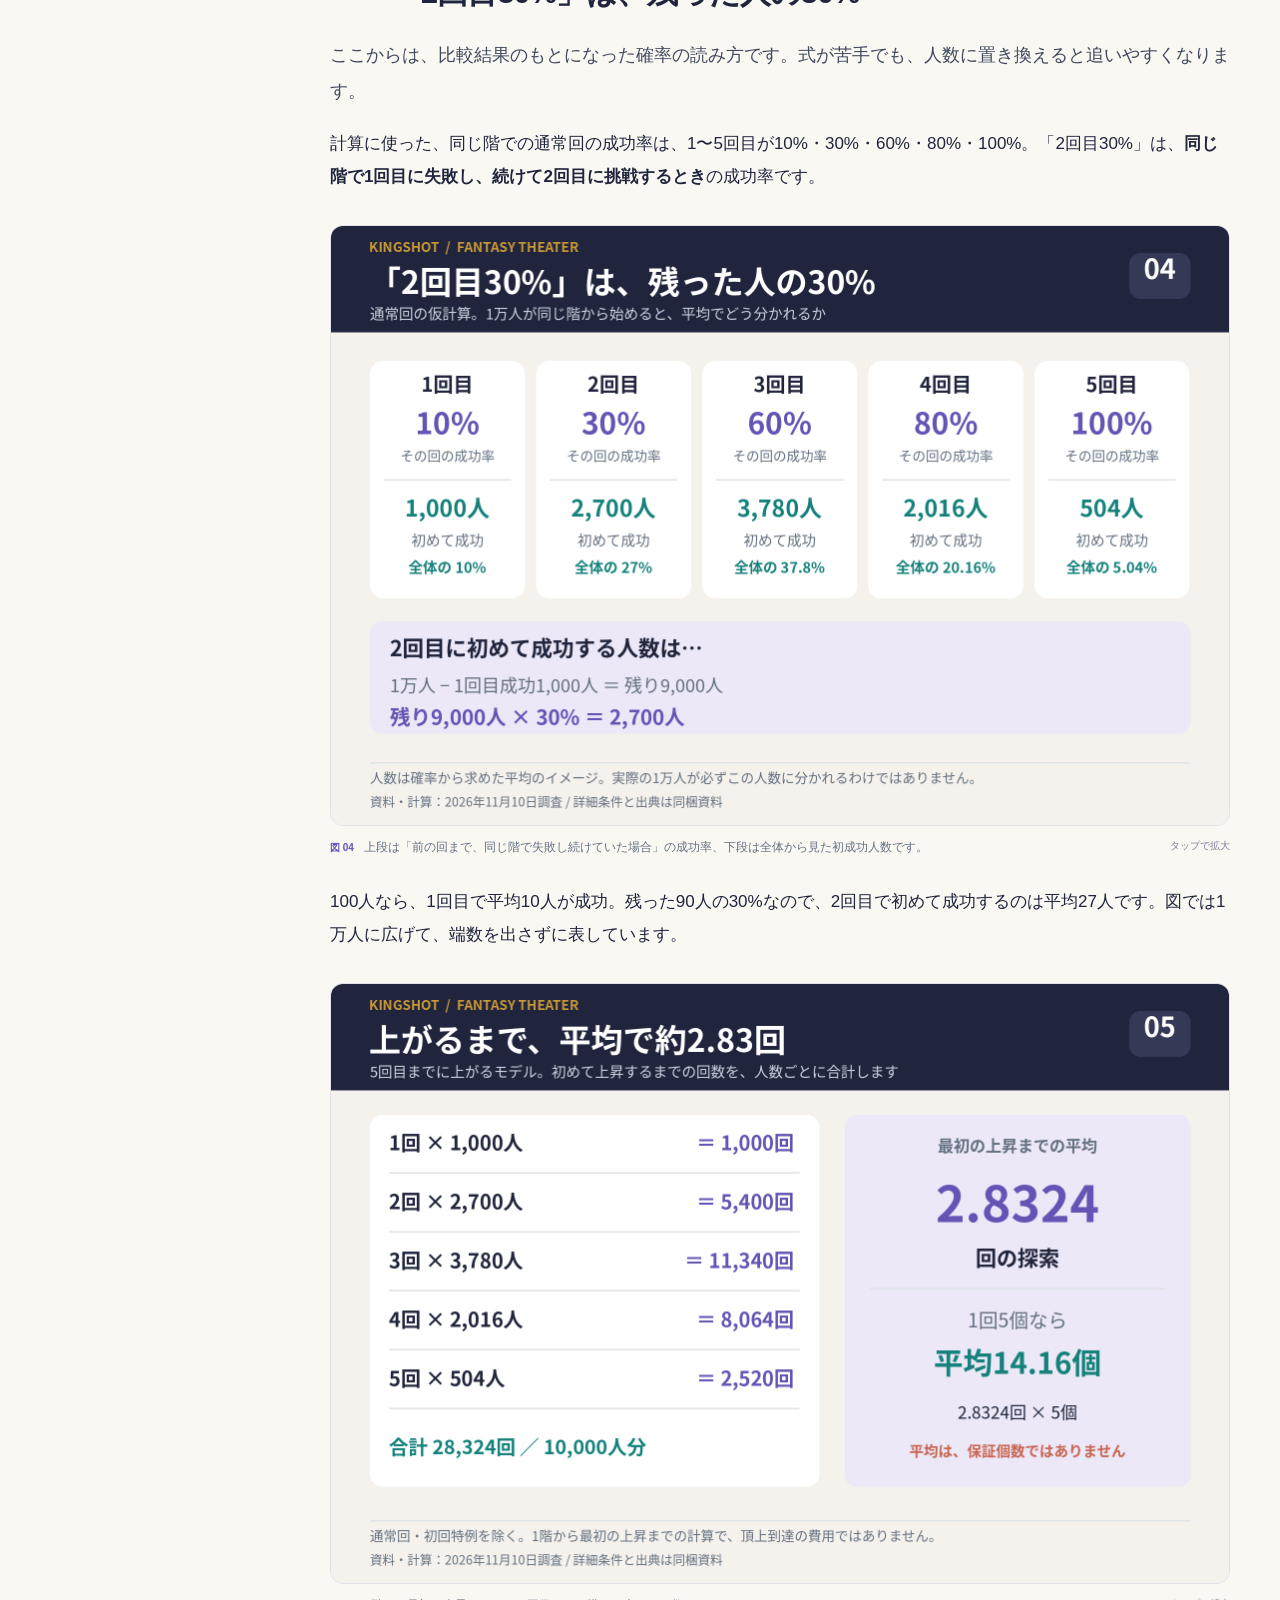
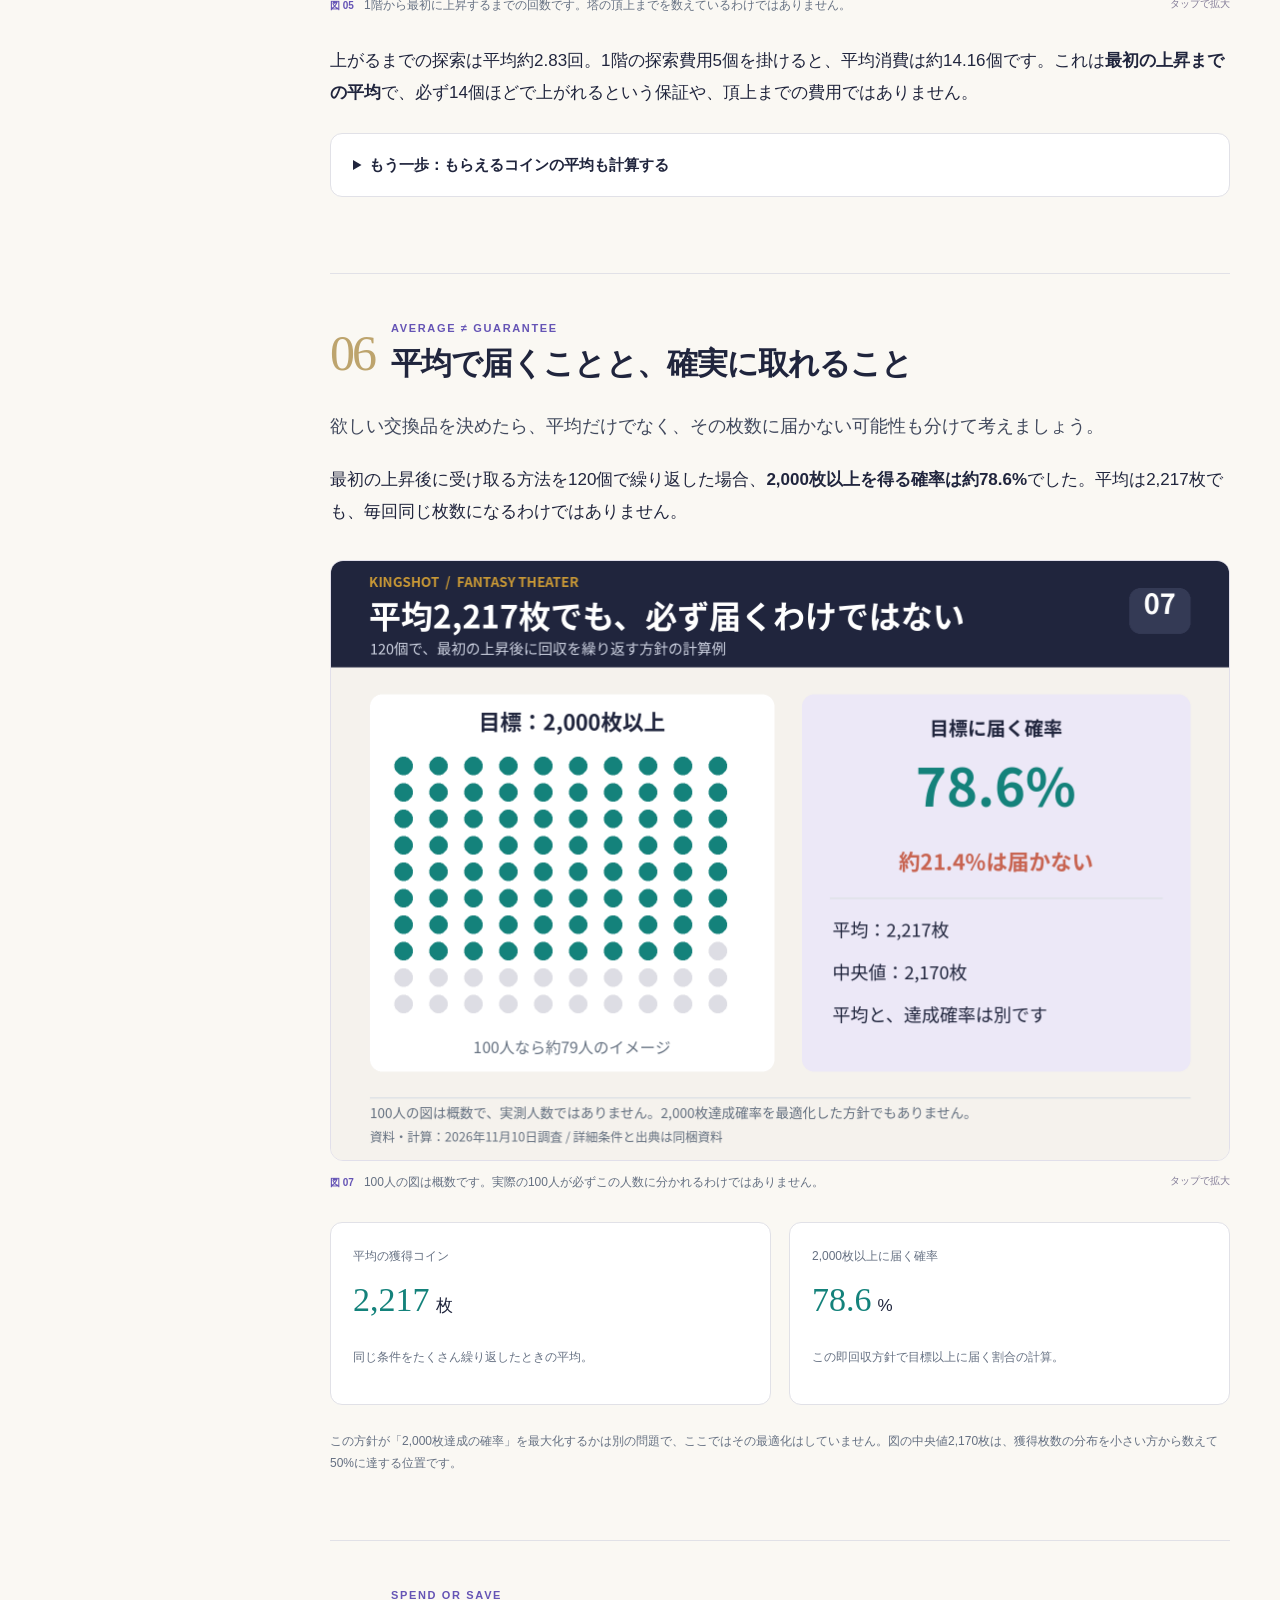
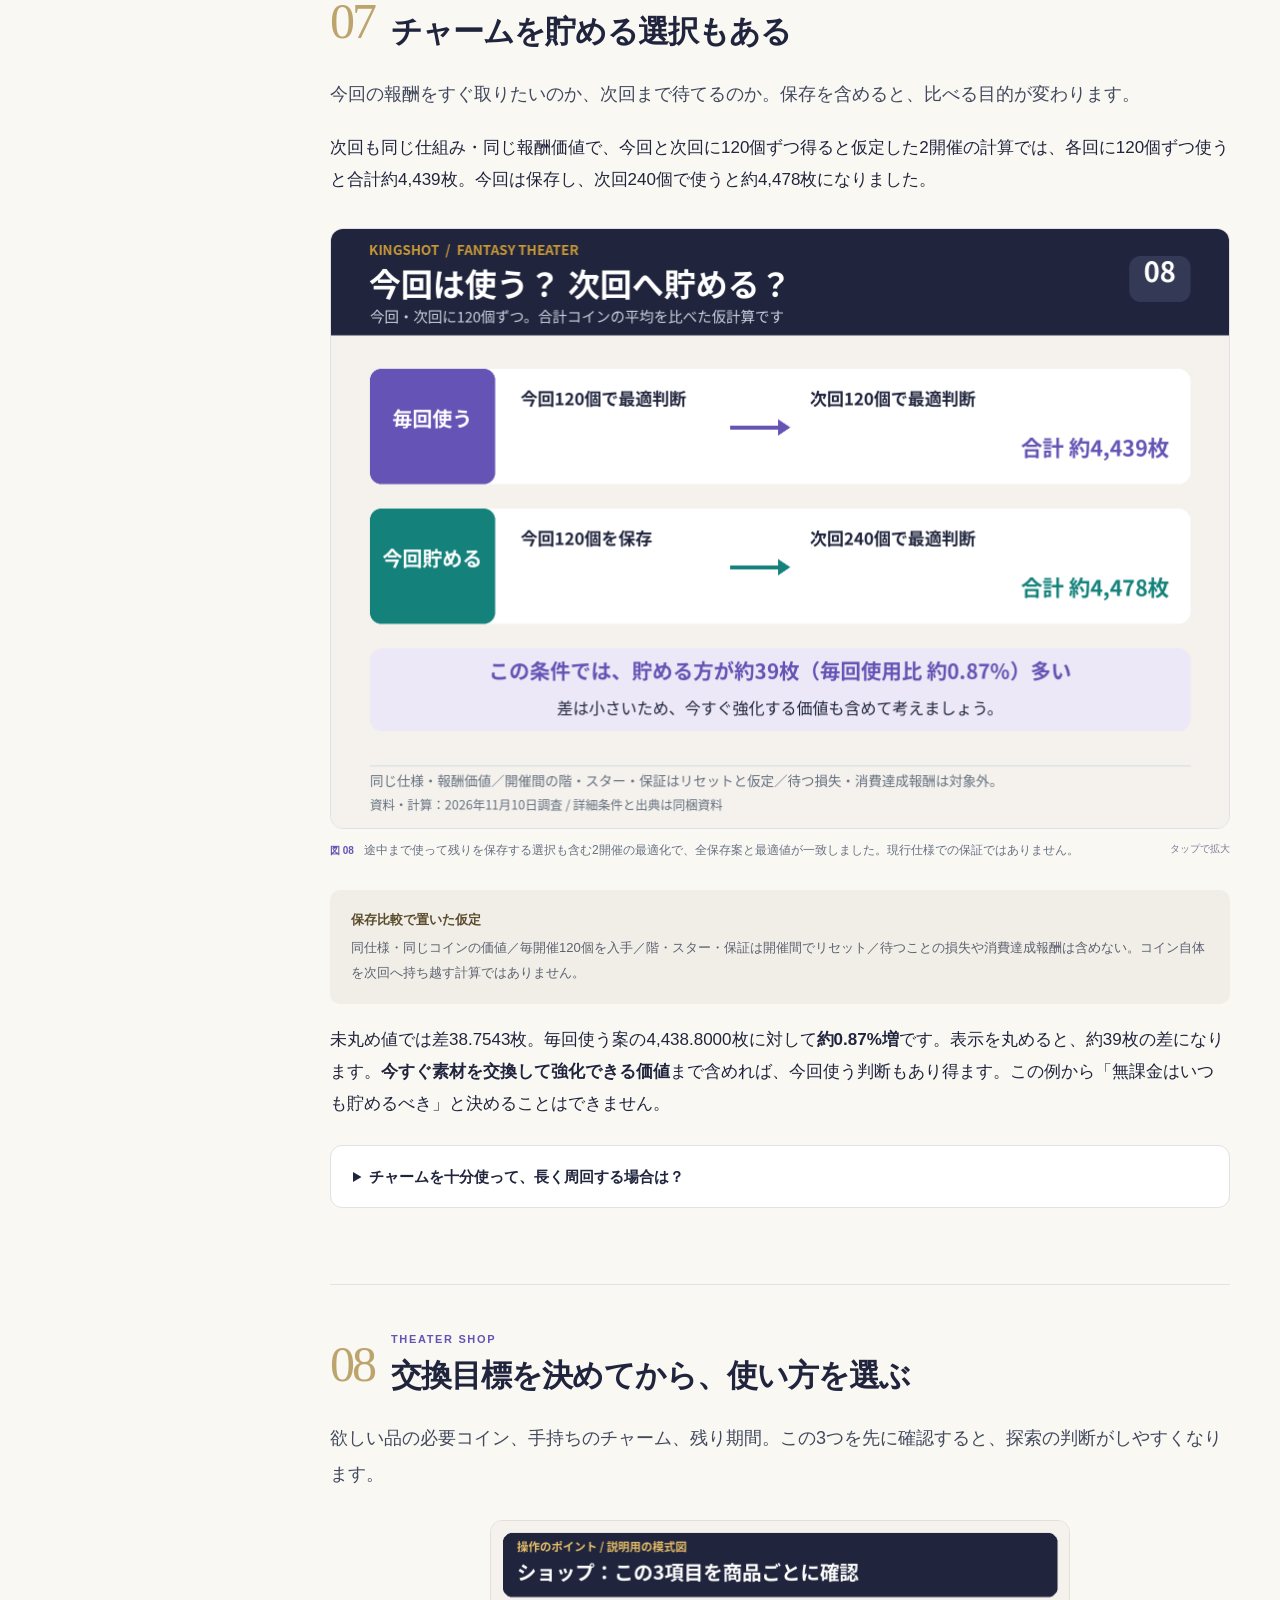
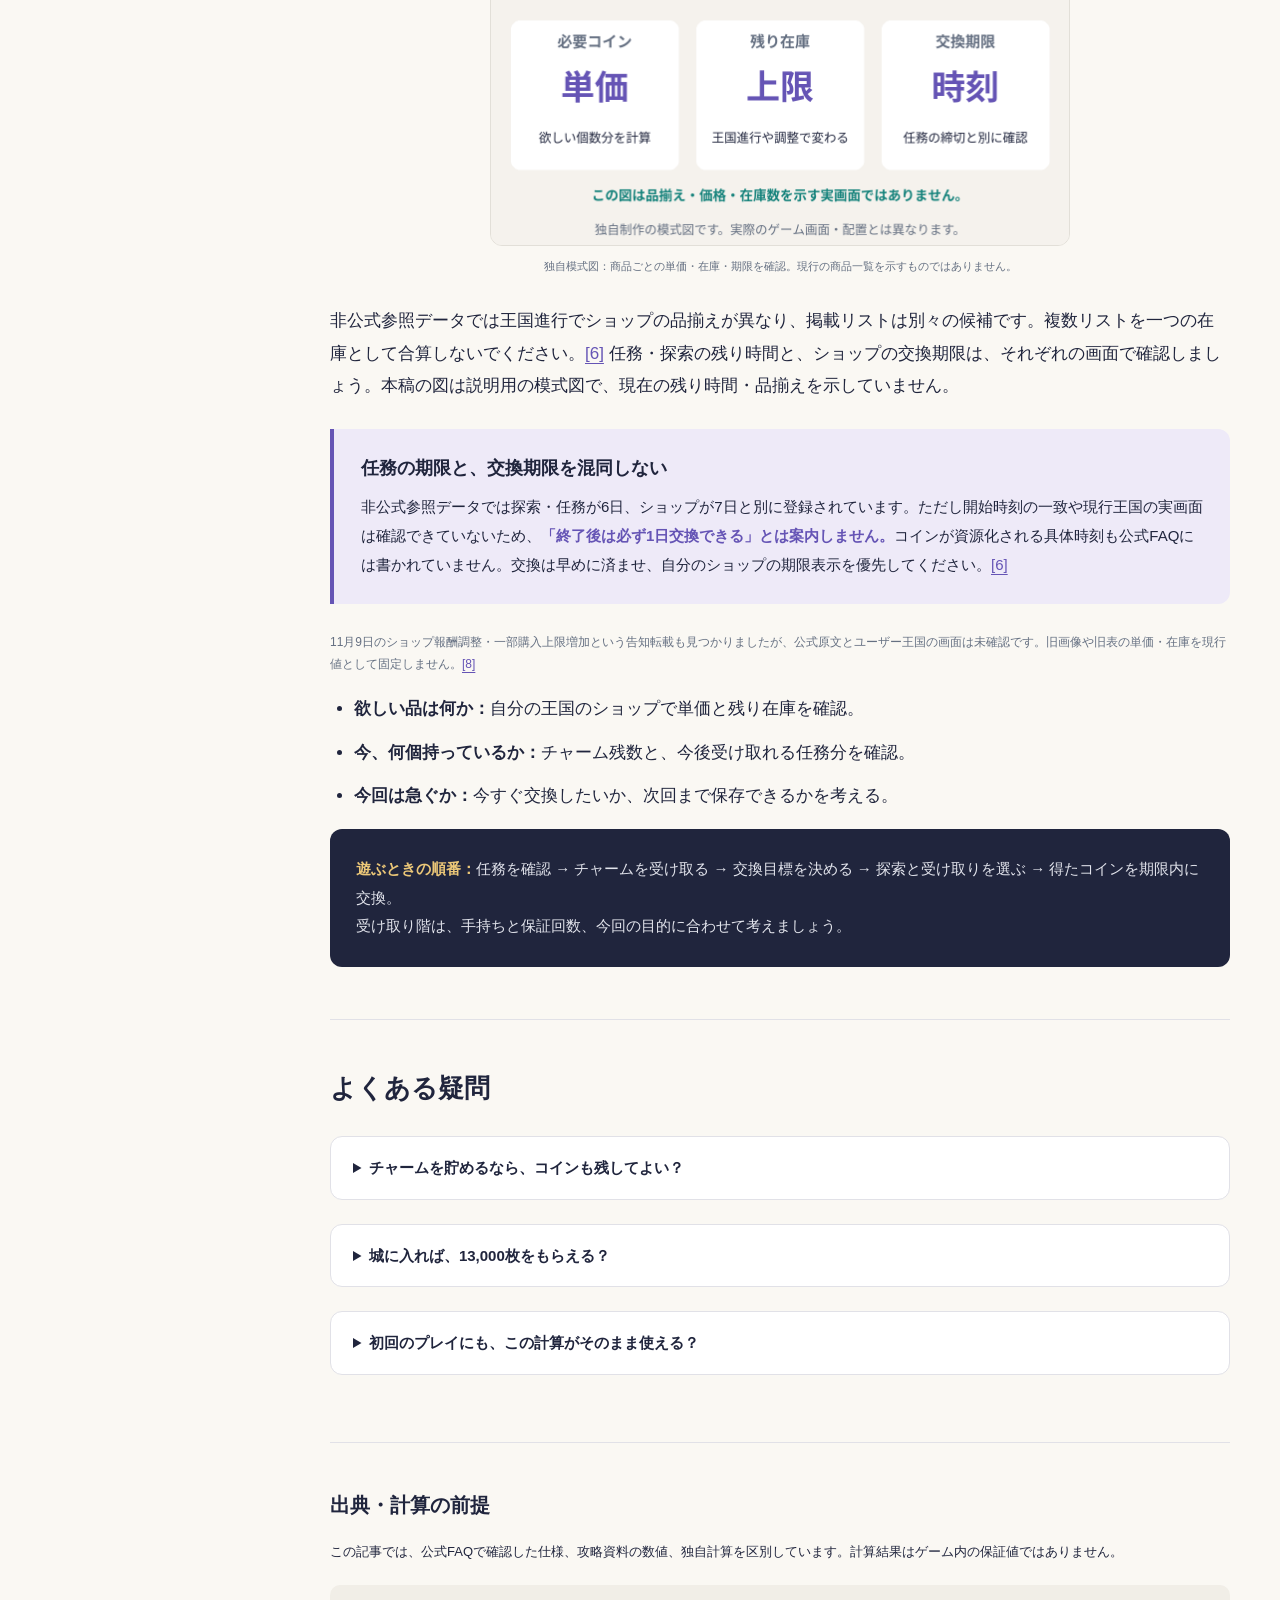
<file: dream-theater/index.html>
<!doctype html><html lang="ja" dir="ltr"><head><meta charset="utf-8"><meta name="viewport" content="width=device-width,initial-scale=1"><meta name="robots" content="noindex,nofollow"><meta name="description" content="Kingshot Fantasy Theater guide in Japanese, English and Arabic. Strategy, probabilities, confirmed information and sources."><title>ドリームシアター攻略｜キングショット</title><style>
:root{--ink:#20253d;--muted:#657082;--paper:#faf8f3;--white:#fff;--purple:#6554b5;--pale:#eeeaf8;--teal:#14827b;--gold:#c8993c;--line:#e1e1e7}*{box-sizing:border-box}html{scroll-behavior:smooth;scroll-padding-top:85px}body{margin:0;background:var(--paper);color:var(--ink);font-family:-apple-system,BlinkMacSystemFont,"Noto Sans JP","Yu Gothic",sans-serif;line-height:1.9}a{color:var(--purple);text-underline-offset:4px}button{font:inherit}img{max-width:100%;height:auto;vertical-align:middle}p{margin:1.1em 0}strong{font-weight:750}a:focus-visible,button:focus-visible,summary:focus-visible{outline:3px solid #c8993c;outline-offset:5px}.topbar{background:var(--ink);color:#fff;position:sticky;top:0;z-index:10;box-shadow:0 1px #ffffff18}.topbar-inner{max-width:1280px;margin:auto;display:flex;justify-content:space-between;gap:16px;align-items:center;padding:16px 25px}.brand{font-size:14px;font-weight:800;letter-spacing:.09em}.brand span{color:#e8bf69}.status{font-size:12px;background:#ffffff13;border:1px solid #ffffff25;border-radius:99px;padding:2px 12px}.read-progress{height:3px;background:#ffffff14}.read-progress span{display:block;height:3px;width:0;background:#e0b45b}.hero{background:var(--ink);color:white;overflow:hidden}.hero-inner{max-width:1280px;margin:auto;padding:62px 25px 67px;display:grid;grid-template-columns:1.2fr 1fr;gap:70px;align-items:center}.hero .eyebrow{color:#e8bf69}.hero h1{font-size:clamp(37px,4.3vw,62px);line-height:1.45;letter-spacing:-.04em;margin:18px 0 22px}.hero h1 small{display:block;font-size:.46em;color:#d1cbea;margin:0 0 12px;letter-spacing:.03em}.hero .intro{font-size:17px;color:#d2d6e4;max-width:600px;line-height:2}.hero-meta{display:flex;gap:15px;flex-wrap:wrap;font-size:12px;color:#d2d6e4;margin-top:25px}.hero-image{position:relative;background:#ffffff0a;border:1px solid #ffffff25;border-radius:20px;padding:16px}.hero-image .zoom{border-radius:12px;overflow:hidden}.hero-image figcaption{color:#cbd0df;font-size:11px;margin-top:12px;line-height:1.8}.hero-image a{color:#d6caff}.hero .jump{display:inline-block;margin-top:15px;background:#dcc07f;color:var(--ink);padding:10px 22px;border-radius:5px;text-decoration:none;font-weight:750;font-size:15px}.eyebrow{color:var(--purple);font-size:11px;font-weight:800;letter-spacing:.15em}.overview{max-width:1230px;margin:34px auto 44px;padding:0 25px}.overview-title{display:flex;align-items:center;gap:14px;margin-bottom:17px;font-size:16px;font-weight:800}.overview-title:before{content:'';width:30px;height:3px;background:var(--gold)}.overview-grid{display:grid;grid-template-columns:repeat(3,1fr);border:1px solid var(--line);border-radius:14px;overflow:hidden;background:white}.overview-grid>div{padding:24px 26px}.overview-grid>div+div{border-left:1px solid var(--line)}.overview-grid .tag{font-size:11px;font-weight:bold;color:var(--teal)}.overview-grid h3{font-size:18px;line-height:1.6;margin:8px 0}.overview-grid p{font-size:14px;color:var(--muted);line-height:1.85;margin:0}.layout{max-width:1230px;margin:0 auto;display:grid;grid-template-columns:220px minmax(0,1fr);gap:60px;padding:0 25px}.sidebar{position:relative}.toc{position:sticky;top:93px;border-top:3px solid var(--ink);font-size:13px}.toc summary{font-weight:800;padding:17px 0;cursor:pointer;list-style:none}.toc summary::-webkit-details-marker{display:none}.toc a{display:flex;gap:13px;align-items:flex-start;padding:11px 9px;color:var(--muted);text-decoration:none;border-left:2px solid var(--line);line-height:1.6}.toc a span{font-size:10px;color:var(--gold);padding-top:2px}.toc a.active{border-left-color:var(--purple);background:#eeeaf8;color:var(--purple);font-weight:800}.toc .sub{font-size:11px;color:var(--muted);line-height:1.8;margin-top:18px}article{min-width:0;font-size:17px}article section{padding:0 0 52px;margin-bottom:44px;border-bottom:1px solid var(--line);scroll-margin-top:90px}.section-head{display:flex;align-items:center;gap:17px;margin:0 0 20px}.section-number{font-family:Georgia,serif;font-size:50px;line-height:1;color:#bda46d;letter-spacing:-.06em}.section-head h2{font-size:clamp(25px,2.4vw,32px);line-height:1.55;letter-spacing:-.03em;margin:2px 0 0}.lead{font-size:18px;line-height:2;color:#41495d}article h3{font-size:22px;line-height:1.7;margin:35px 0 12px}.callout{padding:24px 27px;background:var(--pale);border-left:4px solid var(--purple);border-radius:0 12px 12px 0;margin:27px 0}.callout.teal{background:#eaf3f0;border-color:var(--teal)}.callout h3{font-size:18px;margin:0 0 8px}.callout p{font-size:15px;margin:0;line-height:1.95}.callout strong{color:var(--purple)}.label{display:inline-block;border-radius:4px;background:#eeeaf8;color:var(--purple);font-size:11px;font-weight:800;padding:3px 8px;margin-right:7px}.label.official{background:#e6f0eb;color:var(--teal)}.label.model{background:#f5ecd7;color:#826221}.infographic{margin:32px 0 28px}.zoom{display:block;background:none;border:0;padding:0;width:100%;cursor:zoom-in}.infographic .zoom{border:1px solid #e1dfea;border-radius:13px;overflow:hidden;background:#f5f2ed}.zoom:hover img{filter:brightness(.98)}figcaption{font-size:12px;color:var(--muted);line-height:1.9;margin-top:10px}.figlabel{font-size:10px;font-weight:bold;color:var(--purple);margin-right:10px}.tap{float:right;font-size:10px;color:#7f7895}.screen{max-width:580px;margin:28px auto}.screen .zoom{border-radius:12px;overflow:hidden;border:1px solid #e2dfd8}.screen figcaption{text-align:center;font-size:11px}.screen-pair{display:grid;grid-template-columns:1fr 1fr;gap:20px;margin-top:25px}.screen-pair .screen{margin:0}.screen-pair .screen figcaption{text-align:left}.steps{counter-reset:step;list-style:none;padding:0;margin:25px 0;display:grid;grid-template-columns:repeat(3,1fr);gap:18px}.steps li{background:white;border:1px solid var(--line);border-radius:12px;padding:20px;font-size:14px}.steps li:before{counter-increment:step;content:counter(step);display:block;font-family:Georgia,serif;font-size:26px;color:var(--purple);line-height:1;margin-bottom:12px}.steps strong{display:block;margin-bottom:6px;font-size:16px}.simple-list{padding-left:1.4em}.simple-list li{margin:.65em 0}.data-table{width:100%;border-collapse:collapse;font-size:14px;background:white}.table-wrap{overflow:auto;margin:20px 0;border:1px solid var(--line);border-radius:12px}.data-table th,.data-table td{padding:14px 17px;border-bottom:1px solid var(--line);text-align:left}.data-table th{background:#eeeaf8;font-weight:800}.data-table tr:last-child td{border:0}.data-table td:last-child{text-align:right;font-variant-numeric:tabular-nums;white-space:nowrap}.data-table .highlight td{background:#edf5f2;font-weight:800;color:var(--teal)}.caption-note{font-size:12px;color:var(--muted);line-height:1.9}.conditions{font-size:13px;color:#5b6170;background:#f1eee7;border-radius:10px;padding:18px 21px;margin:20px 0}.conditions strong{display:block;color:#5b4c2d;margin-bottom:4px}.aside-detail{border:1px solid var(--line);border-radius:12px;background:white;padding:0 22px;margin:24px 0}.aside-detail>summary{cursor:pointer;font-size:15px;font-weight:800;padding:18px 0;line-height:1.7}.aside-detail>div{padding-bottom:12px}.aside-detail p{font-size:15px}.big-number{font-family:Georgia,serif;font-size:34px;color:var(--teal);margin-right:6px}.mini-summary{display:grid;grid-template-columns:1fr 1fr;gap:18px;margin:25px 0}.mini-summary>div{padding:22px;background:white;border:1px solid var(--line);border-radius:12px}.mini-summary small{display:block;color:var(--muted);font-size:12px}.faq{margin-bottom:15px}.sources{font-size:13px}.sources ol{padding-left:1.4em}.sources li{margin:13px 0;overflow-wrap:anywhere}.source-end{font-size:12px;color:var(--muted)}.research-table td:last-child{white-space:normal;text-align:left;min-width:190px}.research-table td:first-child{min-width:85px;vertical-align:top}.article-end{padding:26px;background:var(--ink);color:#e2e4ec;border-radius:12px;font-size:15px}.article-end strong{color:#ebc778}.footer{max-width:1230px;margin:55px auto 30px;padding:20px 25px;border-top:1px solid var(--line);font-size:11px;line-height:1.9;color:var(--muted)}.footer .back{float:right}.lightbox{padding:12px;background:#faf8f3;border:0;border-radius:15px;width:min(96vw,1500px);max-height:95vh}.lightbox::backdrop{background:#141729e8}.lightbox img{display:block;max-width:100%;width:auto;max-height:85vh;object-fit:contain;margin:auto}.lightbox .close{display:block;margin:0 0 12px auto;color:white;border:0;background:var(--ink);border-radius:99px;padding:7px 17px;cursor:pointer}.skip{position:absolute;top:-99px;background:white;color:var(--ink);padding:10px;z-index:20}.skip:focus{top:0}.zoom img{width:100%}
@media(max-width:1000px){.hero-inner{gap:30px}.layout{grid-template-columns:175px minmax(0,1fr);gap:30px}.hero h1{font-size:43px}.overview-grid>div{padding:20px}.steps{gap:10px}.steps li{padding:15px}}
@media(max-width:760px){html{scroll-padding-top:75px}.topbar-inner{padding:12px 18px}.brand{font-size:12px}.status{font-size:10px}.hero-inner{grid-template-columns:1fr;padding:38px 20px 36px;gap:30px}.hero h1{font-size:40px}.hero .intro{font-size:15px}.hero-image{max-width:580px;margin:0}.hero-meta{font-size:11px}.overview{padding:0 18px;margin:28px auto}.overview-grid{grid-template-columns:1fr}.overview-grid>div+div{border-left:0;border-top:1px solid var(--line)}.overview-grid>div{padding:18px 20px}.overview-grid h3{font-size:17px}.layout{display:block;padding:0 18px}.toc{position:static;margin:0 0 35px}.toc nav{display:grid;grid-template-columns:1fr 1fr;gap:0 12px}.toc .sub{display:none}.toc a{padding:10px 4px;font-size:12px}.section-head{gap:13px}.section-number{font-size:42px}.section-head h2{font-size:25px}article{font-size:16px;line-height:2}.lead{font-size:17px}article section{padding-bottom:32px;margin-bottom:32px}.infographic{margin:25px -2px}.infographic .zoom{border-radius:7px}figcaption{font-size:10px}.tap{float:none;display:block}.steps{grid-template-columns:1fr;gap:10px}.steps li{padding:14px 18px;position:relative;padding-left:55px}.steps li:before{position:absolute;left:20px;top:18px;font-size:23px}.steps strong{font-size:15px}.screen-pair{gap:18px;grid-template-columns:1fr}.screen-pair .screen figcaption{font-size:10px}.callout{padding:18px 20px}.callout p{font-size:14px}.mini-summary{grid-template-columns:1fr}.data-table th,.data-table td{padding:12px 13px;font-size:12px}.conditions{font-size:12px}.sources{font-size:12px}.footer{padding:20px 18px}.hero-image figcaption{font-size:10px}}
@media print{.topbar,.sidebar,.jump,.tap,.close{display:none}.hero-inner{padding:25px;grid-template-columns:1fr 1fr}.hero{print-color-adjust:exact}.hero h1{font-size:35px}.layout{display:block;max-width:900px}.overview{display:none}article section{break-inside:auto}.infographic,.screen{break-inside:avoid}.zoom{cursor:default}.footer{margin-top:20px}}

.language-bar{position:sticky;top:0;z-index:40;min-height:58px;background:#fff;border-bottom:1px solid #ddd;display:flex;justify-content:center;align-items:center;gap:8px;padding:8px 12px;font:600 14px/1.5 Arial,sans-serif}.language-bar button{border:1px solid #d3cfdf;border-radius:99px;background:#f8f6fc;padding:7px 18px;color:#31354b;cursor:pointer;font:inherit}.language-bar button[aria-pressed=true]{background:#6554b5;color:#fff;border-color:#6554b5}.language-label{font-size:12px;color:#657082;margin-inline-end:8px}.language-panel[hidden]{display:none!important}.topbar{top:58px}.toc{top:147px}html{scroll-padding-top:145px}.localized-layout{padding-top:40px}.translated-figure{margin:28px 0;padding:24px;background:#f0edf8;border:1px solid #ded8ef;border-radius:14px}.translated-figure h3{margin:8px 0 18px;font-size:23px}.translated-figure .steps{margin-bottom:0}.translated-figure .table-wrap{margin-bottom:8px}.formula{font-family:ui-monospace,monospace;font-size:19px;text-align:center;padding:18px;background:white;border-radius:9px;overflow:auto;unicode-bidi:isolate;direction:ltr}.sources td:last-child{white-space:normal;text-align:start}.sources td:first-child{min-width:95px;vertical-align:top}.source-list li{overflow-wrap:anywhere}.hero-model{display:grid;grid-template-columns:1fr;gap:16px;padding:15px}.hero-model>div{display:flex;align-items:center;gap:25px;background:#ffffff0d;border:1px solid #ffffff25;border-radius:13px;padding:18px 24px}.hero-model b{font:700 45px/1.2 Georgia,serif;color:#e8bf69}.hero-model span{font-size:18px}.language-panel[lang=ar]{font-family:"Noto Sans Arabic",Tahoma,Arial,sans-serif;line-height:2}.language-panel[lang=ar] .data-table th,.language-panel[lang=ar] .data-table td{text-align:right}.language-panel[lang=ar] .data-table td:last-child{white-space:normal}.language-panel[lang=ar] .callout{border-left:0;border-right:4px solid #6554b5;border-radius:12px 0 0 12px}.language-panel[lang=ar] .toc a{border-left:0;border-right:2px solid #e1e1e7}.language-panel[lang=ar] .toc a.active{border-right-color:#6554b5}.language-panel[lang=ar] .section-number{direction:ltr;unicode-bidi:isolate}.language-panel[lang=ar] .footer .back{float:left}.language-panel[lang=ar] .simple-list{padding-left:0;padding-right:1.4em}.sources a[href^="https"]{unicode-bidi:isolate}.translated-figure table td{white-space:normal!important}.sources h4{font-size:17px;margin-top:30px}
@media(max-width:760px){.language-label{display:none}.language-bar{gap:7px}.language-bar button{padding:7px 16px}.toc{top:auto}.hero h1{font-size:35px}.localized-layout{padding-top:26px}.translated-figure{padding:16px;margin:24px 0}.translated-figure h3{font-size:20px}.formula{font-size:15px}.language-panel[lang=ar] .steps li{padding-left:18px;padding-right:55px}.language-panel[lang=ar] .steps li:before{left:auto;right:20px}.hero-model{padding:0}.hero-model span{font-size:15px}.source-list{padding-inline-start:22px}.language-panel[lang=ar] article{font-size:17px}.status{max-width:45%;white-space:normal}.topbar-inner{gap:10px}}
@media print{.language-bar{position:static}.language-panel[hidden]{display:none!important}.translated-figure{break-inside:avoid}.language-panel .topbar{display:none}}
</style></head><body><nav class="language-bar" aria-label="Language / 言語 / اللغة" dir="ltr"><span class="language-label">Language</span><button type="button" data-lang="ja" lang="ja" aria-pressed="true">日本語</button><button type="button" data-lang="en" lang="en" aria-pressed="false">English</button><button type="button" data-lang="ar" lang="ar" dir="rtl" aria-pressed="false">العربية</button></nav><div class="language-panel" id="ja-panel" lang="ja" dir="ltr"><a class="skip" href="#ja-main">本文へ進む</a>
<div class="topbar"><div class="topbar-inner"><div class="brand"><span>KINGSHOT</span> ／ 攻略ノート</div><span class="status">調査反映版</span></div><div class="read-progress" aria-hidden="true"><span id="ja-read-progress"></span></div></div>
<header class="hero" id="ja-top"><div class="hero-inner"><div><div class="eyebrow">図解でわかる / FANTASY THEATER</div><h1><small>ドリームシアターの遊び方</small>受け取る？<br>もう少し、上へ進む？</h1><p class="intro">探索のチケットを集めて、塔を上り、コインを報酬に交換するイベント。<br>迷いやすい「受け取りどき」を、遊び方から順番に説明します。</p><a class="jump" href="#ja-basics">基本から読み進める ↓</a><div class="hero-meta"><span>調査・計算：2026.11.10</span><span>図解10枚＋操作模式図6枚</span></div></div><figure class="hero-image"><button class="zoom" aria-label="通常塔と城の模式図を拡大"><img src="assets/image-01.png" width="1160" height="652" alt="独自模式図：通常7階、スター累計5個、城8階の関係"></button><figcaption>独自の操作模式図です。通常7階でスターを集め、合計5個で城へ進む仕組みを示しています。</figcaption></figure></div></header>
<div class="overview"><div class="overview-title">最初に、この3つだけ押さえる</div><div class="overview-grid"><div><span class="tag">使うもの</span><h3>チャームは探索のチケット</h3><p>コインは報酬交換用。名前が似ていても、役割も期限も違います。</p></div><div><span class="tag">受け取り判断</span><h3>手持ちが少ないなら、早めの受け取りも</h3><p>今回120個の計算例では、最初の上昇後に受け取る方法が最適値に近い結果でした。</p></div><div><span class="tag">貯める判断</span><h3>チャームは次回へ残す選択も</h3><p>今回のコインが欲しいのか、次回まで待てるのか。目的を先に決めましょう。</p></div></div></div>
<div class="layout"><aside class="sidebar"><details class="toc" open><summary>この記事の目次</summary><nav aria-label="記事の目次"><a href="#ja-basics"><span>01</span>3つのアイテム</a><a href="#ja-daily"><span>02</span>毎日やること</a><a href="#ja-explore"><span>03</span>探索と受け取り</a><a href="#ja-claim"><span>04</span>120個ならどうする？</a><a href="#ja-probability"><span>05</span>成功率の読み方</a><a href="#ja-chance"><span>06</span>平均と達成確率</a><a href="#ja-save"><span>07</span>次回へ貯める選択</a><a href="#ja-shop"><span>08</span>報酬交換と確認事項</a></nav><p class="sub">大きな図はタップで拡大できます。<br>計算の詳しい内訳は後半にまとめています。</p></details></aside><article id="ja-main">
<div class="conditions"><strong>この記事の数値について</strong>公式FAQで確認した仕様と、公開攻略データを使った計算例を分けています。数値は通常回の計算例で、初回の特別設定は対象外です。「初回」がどこまでを指すかは未確認のため、初めて遊ぶ場合は自分の画面の確率・費用を優先してください。費用・上昇幅の確率・城の戻り先などにも未確定部分があります。</div>

<section id="ja-basics"><header class="section-head"><span class="section-number">01</span><div><div class="eyebrow">BASIC ITEMS</div><h2>最初に覚えるのは、3種類</h2></div></header><p class="lead">チャームは探索用、コインは交換用、スターは城へ進むための目印。この違いが分かれば、遊び方を追いやすくなります。</p>
<figure class="infographic"><button class="zoom" aria-label="図01を拡大"><img src="assets/image-02.png" width="1800" height="1200" alt="最初に覚える、3つのアイテム" loading="lazy" decoding="async"></button><figcaption><span class="figlabel">図 01</span>使う場所と期限をセットで覚えましょう。アイコンは説明用の模式図です。<span class="tap">タップで拡大</span></figcaption></figure>
<div class="callout teal"><h3>貯めてよいものと、期限内に交換するもの</h3><p><span class="label official">公式FAQ</span>チャームは失効しません。一方、コインはイベント終了時に資源箱へ変換されます。<strong>チャームを貯める場合も、すでに得たコインは期限内に交換</strong>しましょう。<a href="#ja-source-1" aria-label="出典1">[1]</a></p></div>
<p>チャームが失効しないことと、今いる階・スター・保証回数が次の開催へ残ることは別の話です。後者まで残ると決めつけないようにしましょう。</p></section>

<section id="ja-daily"><header class="section-head"><span class="section-number">02</span><div><div class="eyebrow">DAILY ROUTINE</div><h2>毎日は、任務の確認から</h2></div></header><p class="lead">「シアターメモ」で無料の任務を確認し、達成後のチャーム受け取りまで進めます。</p>
<ol class="steps"><li><strong>任務を開く</strong>集結・同盟貢献・兵士の訓練など、当日の条件を確認。</li><li><strong>無料分を達成する</strong>購入が必要な任務とは分けて考えます。</li><li><strong>報酬を受け取る</strong>チャームの残数を確認して、探索するか保存するか判断。</li></ol>
<figure class="screen"><button class="zoom" aria-label="操作模式図を拡大：独自模式図：無料任務の種類と参考報酬。実際の入口や配置を再現したゲーム画面ではありません。"><img src="assets/image-03.png" width="1160" height="652" alt="独自模式図：無料任務の種類と参考報酬。実際の入口や配置を再現したゲーム画面ではありません。" loading="lazy" decoding="async"></button><figcaption>独自模式図：無料任務の種類と参考報酬。実際の入口や配置を再現したゲーム画面ではありません。</figcaption></figure>
<p><span class="label model">計算例</span>公開参照データの無料任務は、巨獣の集結を発起し、1体討伐して5個、同盟貢献5回で5個、訓練・昇格による総力30,000上昇で10個、合計20個／日です。購入1回で20個の任務は別枠で、無料分には含めません。この記事では<strong>20個×6日＝120個</strong>を少ない手持ちの例に使っています。実際の日数・任務は自分の画面を優先してください。<a href="#ja-source-2">[2]</a></p>
<p class="caption-note">非公式参照データでは任務は毎日UTC 0時＝日本時間9時に更新。公式FAQは任務の種類を確認できますが、個数・条件数値・更新時刻までは掲載していません。<a href="#ja-source-2">[2]</a></p>
<figure class="infographic"><button class="zoom" aria-label="図02を拡大"><img src="assets/image-04.png" width="1800" height="1200" alt="毎日の入口は「シアターメモ」" loading="lazy" decoding="async"></button><figcaption><span class="figlabel">図 02</span>チャームを集めたら、先に交換目標と期限も確認します。<span class="tap">タップで拡大</span></figcaption></figure>
</section>

<section id="ja-explore"><header class="section-head"><span class="section-number">03</span><div><div class="eyebrow">EXPLORE &amp; CLAIM</div><h2>「探索」と「受け取る」の違い</h2></div></header><p class="lead">探索は、チャームを使って上を目指す操作。階層報酬の受け取りは、コインを確保してその周回を終える操作です。</p>
<p class="caption-note">本稿はチャームを消費する探索を対象にしています。公式英語FAQでは「Protected Exploration」と表記されています。別の探索操作が表示される場合、その操作にこの計算を当てはめないでください。<a href="#ja-source-4">[4]</a></p>
<figure class="infographic"><button class="zoom" aria-label="図03を拡大"><img src="assets/image-05.png" width="1800" height="1200" alt="探索する？ いま受け取る？" loading="lazy" decoding="async"></button><figcaption><span class="figlabel">図 03</span>通常塔の採用モデルを示しています。失敗してもチャームを使い、補償コインを得る計算です。<span class="tap">タップで拡大</span></figcaption></figure>
<div class="callout teal"><h3>成功・失敗・受け取りで、何が変わる？</h3><p><span class="label model">採用モデル</span>成功すると抽選で1〜3階上へ進みます。失敗すると同じ階に留まりますが、チャームを消費し、補償コインを得ます。受け取る階層報酬は<strong>着地した階の金額だけ</strong>で、下の階の報酬を足す計算ではありません。すでに得た補償コインは別に加算します。</p></div>
<p>「上昇に成功するか」と「成功したら何階上がるか」は別の抽選です。1階から3階に飛び級したら、現在地は3階。そこで受け取る場合は3階の報酬を使います。</p>
<h3>ボタンを押す前に見る場所</h3><div class="screen-pair"><figure class="screen"><button class="zoom" aria-label="操作模式図を拡大：独自模式図：通常4階の回収例。850枚を受け取り、残チャームで再開する採用モデル。"><img src="assets/image-06.png" width="1160" height="652" alt="独自模式図：通常4階の回収例。850枚を受け取り、残チャームで再開する採用モデル。" loading="lazy" decoding="async"></button><figcaption>独自模式図：通常4階の回収例。850枚を受け取り、残チャームで再開する採用モデル。</figcaption></figure><figure class="screen"><button class="zoom" aria-label="操作模式図を拡大：独自模式図：現在階・1回の消費・保証までの回数を確認する例。"><img src="assets/image-07.png" width="1160" height="652" alt="独自模式図：現在階・1回の消費・保証までの回数を確認する例。" loading="lazy" decoding="async"></button><figcaption>独自模式図：現在階・1回の消費・保証までの回数を確認する例。</figcaption></figure></div>
<p>次の階の報酬だけでなく、<strong>現在の探索費用と、保証までの残り回数</strong>も見ます。同じ階でも、すでに何回失敗したかによって「あと何回で上がれるか」が変わるためです。</p>
<h3>「保証までの回数」は、同じ階で数える</h3>
<p><span class="label model">採用モデル</span>同じ階で失敗を続けた場合、遅くとも5回目の探索で上昇する計算です。4回失敗済みなら次の1回が保証成功。ただし、<strong>保証の探索にもチャームは必要</strong>です。</p>
<p>上昇・飛び級したら失敗回数を0に戻すという説明は、非公式Toolkitにもあります。本稿の計算では、受け取って再開するときも0としますが、回収時の保証処理は直接確認できていません。現行画面のルール表示を優先してください。「塔全体で5回探索すれば頂上」という意味ではありません。</p>
<h3>一度、実際の数字で追ってみる</h3>
<ol class="steps"><li><strong>1階で探索して失敗</strong>チャーム5個を消費。1階に留まり、補償50コインを加算。</li><li><strong>次の探索に成功し、3階へ上昇</strong>さらに5個を消費。飛び級して3階に着地。</li><li><strong>3階で受け取って再開</strong>300コインを確保。通常1階へ戻り、残チャームで繰り返す。</li></ol>
<p class="caption-note">通常回の採用モデルの一例です。この2回では合計10個を使い、補償50＋階層報酬300＝350コイン。前に受け取ったコインも獲得合計に残ります。毎回この結果になるという意味ではありません。</p>
<details class="aside-detail"><summary>計算に使った通常塔の費用と回収額を見る</summary><div><p class="caption-note">以下は計算用の暫定値。通常5階60個は公開されたゲーム画面でも照合できました。ただし撮影日・王国・版は不明です。6階と城2〜7階には資料差が残るため、現行画面を優先してください。</p><div class="table-wrap"><table class="data-table"><thead><tr><th>現在階</th><th>次へ進む1回の費用</th><th>その階の回収額</th></tr></thead><tbody><tr><td>1階</td><td>5個</td><td>なし</td></tr><tr><td>2階</td><td>8個</td><td>140枚</td></tr><tr><td>3階</td><td>20個</td><td>300枚</td></tr><tr><td>4階</td><td>30個</td><td>850枚</td></tr><tr><td>5階</td><td>60個</td><td>1,600枚</td></tr><tr><td>6階</td><td>100個</td><td>3,000枚</td></tr><tr><td>7階</td><td>終点</td><td>6,800枚＋スター</td></tr></tbody></table></div><p>この表では通常5・6階に60・100個を採用しています。アルテマ本文の50・90個とは一致していません。通常5階60個・城1階3個はKingshot Guide掲載画面で確認できましたが、6階100個と城の他階は非公式の表が根拠です。<a href="#ja-source-3">[3]</a></p></div></details>
<h3>7階の先にある「ドリームキャッスル」</h3><p><span class="label official">公式FAQ</span>通常7階に到達するとスターを1〜5個ランダムで入手。合計5個で次の探索が8階建ての城へ進み、入城時にスターをすべて消費します。<a href="#ja-source-4">[4]</a></p><figure class="screen"><button class="zoom" aria-label="操作模式図を拡大：独自模式図：スターの入手と入城時の全消費。城入場と頂上到達を分けています。"><img src="assets/image-08.png" width="1160" height="652" alt="独自模式図：スターの入手と入城時の全消費。城入場と頂上到達を分けています。" loading="lazy" decoding="async"></button><figcaption>独自模式図：スターの入手と入城時の全消費。城入場と頂上到達を分けています。</figcaption></figure>
<div class="callout"><h3>城に入っただけでは、頂上報酬はもらえない</h3><p>城でも追加の探索が必要です。「スターが5個になったら頂上報酬を即加算する」という計算にはしていません。城を出ると通常1階へ戻るという明示記録が、非公式のKingshot Veteransにあります（同サイトのゲーム内確認日は2026年9月3日）。本稿も通常1階へ戻るモデルを採用しています。ただし今回、公式説明と回収前後の実操作映像では確認できませんでした。入城時にスターを全消費する点は公式FAQで確認できます。<a href="#ja-publication-findings">確認できたことと未確認のこと</a></p></div></section>

<section id="ja-claim"><header class="section-head"><span class="section-number">04</span><div><div class="eyebrow">A 120-AMULET EXAMPLE</div><h2>120個なら、どこで受け取る？</h2></div></header><p class="lead">まずは「今回得るコインだけを増やす」という同じ条件で、受け取り方を比較します。</p>
<div class="conditions" id="ja-calculation-conditions"><strong>この比較の条件</strong>通常1階・スター0・保証進行0から開始／初回特例なし／120個を使える／残チャーム・スター・進捗の将来価値は0／消費達成報酬・交換品の価値差は対象外。残チャームが探索費用に満たない場合は、その階の報酬を受け取り、残数で再開する計算です。城で回収後は通常1階・スター0へ戻る仮定です。初回は「導入周回に別設定がある」とする攻略資料を根拠に除外していますが、適用範囲・具体確率は未確認です。初回の画面表示が異なる場合、この比較をそのまま適用しないでください。</div>
<h3>簡単に繰り返すなら、この手順</h3><ol class="steps"><li><strong>通常1階から探索</strong>最初に上昇するまで探索します。</li><li><strong>着地した階で受け取る</strong>2階に限らず、飛び級先の3階・4階でも受け取ります。</li><li><strong>残チャームで繰り返す</strong>通常1階から再開。次の探索に足りなくなったら終了です。</li></ol>
<p>以下の約2,217枚は、<strong>120個でこの手順を繰り返した獲得合計の平均</strong>です。1回の受け取りでもらえる枚数ではありません。</p>
<figure class="infographic"><button class="zoom" aria-label="図06を拡大"><img src="assets/image-09.png" width="1800" height="1200" alt="チャーム120個、受け取り方で比較" loading="lazy" decoding="async"></button><figcaption><span class="figlabel">図 06</span>棒は0〜2,500枚の共通尺度。数値は計算上の平均で、実測値や保証枚数ではありません。<span class="tap">タップで拡大</span></figcaption></figure>
<div class="table-wrap"><table class="data-table"><thead><tr><th>受け取り方</th><th>120個での平均コイン</th></tr></thead><tbody><tr><td>状況に合わせて最適判断</td><td>2,219.40枚</td></tr><tr class="highlight"><td>最初の上昇後に毎回受け取る</td><td>2,217.15枚</td></tr><tr><td>3階以上で受け取る</td><td>2,149.72枚</td></tr><tr><td>4階以上で受け取る</td><td>2,117.03枚</td></tr><tr><td>頂上狙い・不足時に受け取る</td><td>2,048.10枚</td></tr></tbody></table></div><p class="caption-note">基準階を飛び越えたら着地階で回収。頂上狙いは通常7階・城8階を目指す方針です。</p>
<div class="callout teal"><h3>この120個の条件では、早めの受け取りが最適値に近い</h3><p>最初に上がった階で受け取る方法は平均約2,217枚。残数・階・保証回数に合わせて細かく最適判断する約2,219枚との差は、<strong>約2枚、最適値に対して約0.10%少ない</strong>結果でした。</p></div>
<p>約2,219枚は、残数・階・スター・保証回数ごとに計算した比較基準です。この記事では全状態の最適操作表は掲載していません。上と同じ条件で実行しやすい方法が、最初の上昇後に毎回受け取る手順です。</p><p>ただし、<strong>手持ちや保証進行が変われば判断も変わります。</strong> 例えば計算上の通常2階・スター0・残58個では、その階でまだ失敗していなければ受け取り、4回失敗済みなら探索が有利になります。「いつでも同じ階で回収」が最適とは限りません。</p>
</section>

<section id="ja-probability"><header class="section-head"><span class="section-number">05</span><div><div class="eyebrow">READING THE ODDS</div><h2>「2回目30%」は、残った人の30%</h2></div></header><p class="lead">ここからは、比較結果のもとになった確率の読み方です。式が苦手でも、人数に置き換えると追いやすくなります。</p>
<p>計算に使った、同じ階での通常回の成功率は、1〜5回目が10%・30%・60%・80%・100%。「2回目30%」は、<strong>同じ階で1回目に失敗し、続けて2回目に挑戦するとき</strong>の成功率です。</p>
<figure class="infographic"><button class="zoom" aria-label="図04を拡大"><img src="assets/image-10.png" width="1800" height="1200" alt="「2回目30%」は、残った人の30%" loading="lazy" decoding="async"></button><figcaption><span class="figlabel">図 04</span>上段は「前の回まで、同じ階で失敗し続けていた場合」の成功率、下段は全体から見た初成功人数です。<span class="tap">タップで拡大</span></figcaption></figure>
<p>100人なら、1回目で平均10人が成功。残った90人の30%なので、2回目で初めて成功するのは平均27人です。図では1万人に広げて、端数を出さずに表しています。</p>
<figure class="infographic"><button class="zoom" aria-label="図05を拡大"><img src="assets/image-11.png" width="1800" height="1200" alt="上がるまで、平均で約2.83回" loading="lazy" decoding="async"></button><figcaption><span class="figlabel">図 05</span>1階から最初に上昇するまでの回数です。塔の頂上までを数えているわけではありません。<span class="tap">タップで拡大</span></figcaption></figure>
<p>上がるまでの探索は平均約2.83回。1階の探索費用5個を掛けると、平均消費は約14.16個です。これは<strong>最初の上昇までの平均</strong>で、必ず14個ほどで上がれるという保証や、頂上までの費用ではありません。</p>
<details class="aside-detail"><summary>もう一歩：もらえるコインの平均も計算する</summary><div><p>1階から成功すると、2階・3階・4階のどこかに着地します。それぞれのコインに「成功後、その階に着く確率」を掛けて足すと、成功時の平均回収額が出ます。採用する上昇幅の確率は80%・19.67%・0.33%。探索に成功する確率とは別の値です。</p><p class="caption-note">上昇幅の確率も資料により不一致があります。アルテマ本文は80%・19.5%・0.5%。ここではToolkitなどの80%・19.67%・0.33%を採用しています。この組み合わせは公開ゲーム画面でも照合できましたが、その画面の撮影日・王国・版は不明です。<a href="#ja-source-3">[3]</a></p><figure class="infographic"><button class="zoom" aria-label="図09を拡大"><img src="assets/image-12.png" width="1800" height="1200" alt="成功したとき、平均何枚もらえる？" loading="lazy" decoding="async"></button><figcaption><span class="figlabel">図 09</span>図の112.000枚・59.010枚・2.805枚は、実際の受取額ではなく平均への寄与です。<span class="tap">タップで拡大</span></figcaption></figure><p>平均探索2.8324回のうち、成功は1回。失敗は平均1.8324回です。1階で失敗したときの50枚を掛けると、失敗補償の平均は91.62枚になります。</p><figure class="infographic"><button class="zoom" aria-label="図10を拡大"><img src="assets/image-13.png" width="1800" height="1200" alt="最初の上昇後に回収する長期効率" loading="lazy" decoding="async"></button><figcaption><span class="figlabel">図 10</span>成功した探索でもチャームは消費します。報酬と消費の両方を数えます。<span class="tap">タップで拡大</span></figcaption></figure><p>この約18.74枚／個は、同じ方法を長く繰り返すときの効率。120個では周回の途中で終わる影響があるため、「120×18.74」で今回の獲得額を出すことはできません。</p></div></details>
</section>

<section id="ja-chance"><header class="section-head"><span class="section-number">06</span><div><div class="eyebrow">AVERAGE ≠ GUARANTEE</div><h2>平均で届くことと、確実に取れること</h2></div></header><p class="lead">欲しい交換品を決めたら、平均だけでなく、その枚数に届かない可能性も分けて考えましょう。</p>
<p>最初の上昇後に受け取る方法を120個で繰り返した場合、<strong>2,000枚以上を得る確率は約78.6%</strong>でした。平均は2,217枚でも、毎回同じ枚数になるわけではありません。</p>
<figure class="infographic"><button class="zoom" aria-label="図07を拡大"><img src="assets/image-14.png" width="1800" height="1200" alt="平均2,217枚でも、必ず届くわけではない" loading="lazy" decoding="async"></button><figcaption><span class="figlabel">図 07</span>100人の図は概数です。実際の100人が必ずこの人数に分かれるわけではありません。<span class="tap">タップで拡大</span></figcaption></figure>
<div class="mini-summary"><div><small>平均の獲得コイン</small><span class="big-number">2,217</span>枚<p class="caption-note">同じ条件をたくさん繰り返したときの平均。</p></div><div><small>2,000枚以上に届く確率</small><span class="big-number">78.6</span>%<p class="caption-note">この即回収方針で目標以上に届く割合の計算。</p></div></div><p class="caption-note">この方針が「2,000枚達成の確率」を最大化するかは別の問題で、ここではその最適化はしていません。図の中央値2,170枚は、獲得枚数の分布を小さい方から数えて50%に達する位置です。</p></section>

<section id="ja-save"><header class="section-head"><span class="section-number">07</span><div><div class="eyebrow">SPEND OR SAVE</div><h2>チャームを貯める選択もある</h2></div></header><p class="lead">今回の報酬をすぐ取りたいのか、次回まで待てるのか。保存を含めると、比べる目的が変わります。</p>
<p>次回も同じ仕組み・同じ報酬価値で、今回と次回に120個ずつ得ると仮定した2開催の計算では、各回に120個ずつ使うと合計約4,439枚。今回は保存し、次回240個で使うと約4,478枚になりました。</p>
<figure class="infographic"><button class="zoom" aria-label="図08を拡大"><img src="assets/image-15.png" width="1800" height="1200" alt="今回は使う？ 次回へ貯める？" loading="lazy" decoding="async"></button><figcaption><span class="figlabel">図 08</span>途中まで使って残りを保存する選択も含む2開催の最適化で、全保存案と最適値が一致しました。現行仕様での保証ではありません。<span class="tap">タップで拡大</span></figcaption></figure>
<div class="conditions"><strong>保存比較で置いた仮定</strong>同仕様・同じコインの価値／毎開催120個を入手／階・スター・保証は開催間でリセット／待つことの損失や消費達成報酬は含めない。コイン自体を次回へ持ち越す計算ではありません。</div>
<p>未丸め値では差38.7543枚。毎回使う案の4,438.8000枚に対して<strong>約0.87%増</strong>です。表示を丸めると、約39枚の差になります。<strong>今すぐ素材を交換して強化できる価値</strong>まで含めれば、今回使う判断もあり得ます。この例から「無課金はいつも貯めるべき」と決めることはできません。</p>
<details class="aside-detail"><summary>チャームを十分使って、長く周回する場合は？</summary><div><p>暫定ルールを使った長期平均の計算では、通常7階・城8階まで進む方針が有利でした。城の費用表によって約21.45〜21.84枚／個という結果です。<a href="#ja-model-inputs">計算用の入力表</a>では、城費用Aで21.8444、Bで21.4735、Cで21.4468枚／個でした。</p><p>これは十分に反復するモデルの効率で、手持ち120個の人がそのまま実現できる枚数ではありません。途中でチャームが足りなくなる短期の比較と、長期の効率を混ぜないことが大切です。</p></div></details>
</section>

<section id="ja-shop"><header class="section-head"><span class="section-number">08</span><div><div class="eyebrow">THEATER SHOP</div><h2>交換目標を決めてから、使い方を選ぶ</h2></div></header><p class="lead">欲しい品の必要コイン、手持ちのチャーム、残り期間。この3つを先に確認すると、探索の判断がしやすくなります。</p>
<figure class="screen"><button class="zoom" aria-label="操作模式図を拡大：独自模式図：商品ごとの単価・在庫・期限を確認。現行の商品一覧を示すものではありません。"><img src="assets/image-16.png" width="1160" height="652" alt="独自模式図：商品ごとの単価・在庫・期限を確認。現行の商品一覧を示すものではありません。" loading="lazy" decoding="async"></button><figcaption>独自模式図：商品ごとの単価・在庫・期限を確認。現行の商品一覧を示すものではありません。</figcaption></figure>
<p>非公式参照データでは王国進行でショップの品揃えが異なり、掲載リストは別々の候補です。複数リストを一つの在庫として合算しないでください。<a href="#ja-source-6">[6]</a> 任務・探索の残り時間と、ショップの交換期限は、それぞれの画面で確認しましょう。本稿の図は説明用の模式図で、現在の残り時間・品揃えを示していません。</p><div class="callout"><h3>任務の期限と、交換期限を混同しない</h3><p>非公式参照データでは探索・任務が6日、ショップが7日と別に登録されています。ただし開始時刻の一致や現行王国の実画面は確認できていないため、<strong>「終了後は必ず1日交換できる」とは案内しません。</strong>コインが資源化される具体時刻も公式FAQには書かれていません。交換は早めに済ませ、自分のショップの期限表示を優先してください。<a href="#ja-source-6">[6]</a></p></div>
<p class="caption-note">11月9日のショップ報酬調整・一部購入上限増加という告知転載も見つかりましたが、公式原文とユーザー王国の画面は未確認です。旧画像や旧表の単価・在庫を現行値として固定しません。<a href="#ja-source-8">[8]</a></p><ul class="simple-list"><li><strong>欲しい品は何か：</strong>自分の王国のショップで単価と残り在庫を確認。</li><li><strong>今、何個持っているか：</strong>チャーム残数と、今後受け取れる任務分を確認。</li><li><strong>今回は急ぐか：</strong>今すぐ交換したいか、次回まで保存できるかを考える。</li></ul>
<div class="article-end"><strong>遊ぶときの順番：</strong>任務を確認 → チャームを受け取る → 交換目標を決める → 探索と受け取りを選ぶ → 得たコインを期限内に交換。<br>受け取り階は、手持ちと保証回数、今回の目的に合わせて考えましょう。</div></section>

<section id="ja-faq"><h2>よくある疑問</h2><details class="aside-detail faq"><summary>チャームを貯めるなら、コインも残してよい？</summary><div><p>コインはイベント終了時に資源箱へ変換されます。チャームの失効なしとは扱いが違うため、入手済みのコインはショップ期限を確認して交換しましょう。</p></div></details><details class="aside-detail faq"><summary>城に入れば、13,000枚をもらえる？</summary><div><p>計算に使った13,000枚は城8階の報酬です。城に入った時点で受け取る報酬ではなく、城でも探索が必要です。</p></div></details><details class="aside-detail faq"><summary>初回のプレイにも、この計算がそのまま使える？</summary><div><p>公開攻略資料には初回の特別な確率設定があるとの記載があります。ただし初回が「初開催・初周回・初探索」のどこまでを指すかは未確認です。本稿はその特例を除いた通常回の計算です。初めて遊ぶ場合は、画面の確率や費用が一致するかを先に確認してください。</p></div></details></section>

<section class="sources" id="ja-sources"><h2>出典・計算の前提</h2><p>この記事では、公式FAQで確認した仕様、攻略資料の数値、独自計算を区別しています。計算結果はゲーム内の保証値ではありません。</p>
<div class="conditions"><strong>攻略資料の数値には不一致があります</strong>通常5・6階の費用、城の費用、上昇幅の確率は現行画面での照合が必要です。採用した数式・数値は独立再計算で一致しましたが、そのことだけで入力ルールが現行ゲーム仕様と一致するとは確定できません。</div>
<details class="aside-detail" id="ja-model-inputs"><summary>追試したい人向け：計算に使った入力一覧</summary><div>
<p>以下は攻略資料に基づく採用モデルです。通常回を対象とし、初回特例と無料などの別探索は対象外。通常費用と通常報酬は03節の表を使っています。</p>
<ul class="simple-list"><li>同じ階で失敗0〜4回後の成功率：10%・30%・60%・80%・100%。非公式資料では、上昇すると失敗回数を0に戻すとされています。受け取り時も0に戻ると仮定して計算しています。</li><li>成功時の上昇幅：+1／+2／+3階が80%／19.67%／0.33%。頂上を超える場合は頂上で止める。</li><li>失敗補償：失敗した探索の費用×10コイン。成功時には加算しない。階層回収は現在階の金額のみ。</li><li>通常7階のスター：+1〜+5個の確率が72%・14%・8%・4%・2%。合計5以上で全消費して城1階へ進む。</li><li>通常塔で受け取ると通常1階へ戻り、スターを保持するモデルです。城途中回収・頂上回収は通常1階・スター0へ戻るモデル。城退出先には非公式のゲーム内確認記録がありますが、公式・実操作では未確認。開催間の保持は別の未確認事項です。</li></ul>
<div class="table-wrap"><table class="data-table"><thead><tr><th>城の現在階</th><th>費用A</th><th>費用B</th><th>費用C</th><th>回収コイン</th></tr></thead><tbody><tr><td>1階</td><td>3個</td><td>3個</td><td>3個</td><td>なし</td></tr><tr><td>2階</td><td>5個</td><td>5個</td><td>7個</td><td>140枚</td></tr><tr><td>3階</td><td>8個</td><td>14個</td><td>14個</td><td>300枚</td></tr><tr><td>4階</td><td>20個</td><td>20個</td><td>20個</td><td>850枚</td></tr><tr><td>5階</td><td>30個</td><td>40個</td><td>40個</td><td>1,600枚</td></tr><tr><td>6階</td><td>60個</td><td>70個</td><td>70個</td><td>3,000枚</td></tr><tr><td>7階</td><td>100個</td><td>100個</td><td>100個</td><td>6,800枚</td></tr><tr><td>8階</td><td>終点</td><td>終点</td><td>終点</td><td>13,000枚</td></tr></tbody></table></div>
<p class="caption-note">費用A：Veterans、B：Toolkit、C：Packsの表に対応。1回の探索費用であり、回収額と単位が異なります。図06の頂上狙いはAを使用。120・240個の最適値はA〜Cで一致しました。</p>
<p>確率差の感度確認として、上昇幅を80%／19.5%／0.5%だけに変えると、120個の即回収は約2,224.83枚、最適判断は約2,226.69枚。「即回収は最適に近い」という傾向は残りますが、具体的な枚数は入力に依存します。</p>
<p>2開催比較は、同仕様・同報酬価値・毎回120個入手・開催間の状態リセット・待つ損失なしを仮定。第1開催で任意に一部を使い、残りを保存する判断も含めた計算です。開催間のリセットは確認済み仕様ではありません。</p>
</div></details><div id="ja-publication-findings"><h3>確認できたこと・未確認のこと・出典（2026年11月10日）</h3><p>本表は2026年11月10日時点の公開資料に基づきます。「公開画面で照合」は、その掲載画面を確認した意味で、すべての現行王国への適用確認ではありません。</p>
<h4>確認できたこと（根拠の種類を併記）</h4><div class="table-wrap"><table class="data-table"><thead><tr><th>項目</th><th>内容・出典</th></tr></thead><tbody><tr><td>チャーム・コイン</td><td>公式FAQ：チャームは失効しません。コインは終了後、1枚につきLv.1安全資源セレクト宝箱1個に変換されます。 <a href="#ja-source-1">[1]</a></td></tr><tr><td>スター・城</td><td>公式FAQ：通常7階でスター1〜5個。合計5個で次の探索が城へ進み、入城時に全スターを消費。 <a href="#ja-source-4">[4]</a></td></tr><tr><td>費用・確率の参考画面</td><td>公開ゲーム画面で通常5階60個、城1階3個、上昇幅80%／19.67%／0.33%を照合。ただし撮影日・王国・版は不明で、現在の全王国への適用確認ではありません。 <a href="#ja-source-5">[5]</a></td></tr><tr><td>城の戻り先</td><td>非公式Veteransは城退出後に通常1階へ戻ると明記（同サイトの確認日2026年9月3日）。公式・実操作での確認とは区別します。 <a href="#ja-source-3">[3]</a></td></tr><tr><td>任務・期間の参考値</td><td>非公式データ：無料20個／日、任務・探索6日、ショップ7日、更新UTC 0時＝日本時間9時。現行王国での実測確認とは区別します。 <a href="#ja-source-2">[2]</a> <a href="#ja-source-6">[6]</a></td></tr><tr><td>図解・操作模式図</td><td>本稿は独自制作の図を使用し、第三者サイト掲載のゲーム画面は埋め込んでいません。 <a href="#ja-source-7">[7]</a></td></tr></tbody></table></div><h4>未確認・資料不一致・計算の仮定</h4><div class="table-wrap"><table class="data-table"><thead><tr><th>項目</th><th>内容・出典</th></tr></thead><tbody><tr><td>費用の資料差</td><td>通常6階100個は非公式表が根拠。城2〜7階の表にも不一致が残ります。現行の探索ボタン表示を優先。 <a href="#ja-source-3">[3]</a></td></tr><tr><td>初回特例</td><td>導入周回に別設定があるとの非公式記述がありますが、適用範囲と具体確率は未確認。本稿は通常回の計算に限定。 <a href="#ja-source-3">[3]</a></td></tr><tr><td>回収時の状態</td><td>城途中回収後のスター表示、回収時の保証リセットは直接確認できていません。計算では通常1階へ戻り、城退出後はスター0、回収後は失敗回数0と仮定。 <a href="#ja-source-3">[3]</a></td></tr><tr><td>開催間の保持</td><td>階・スター・保証進行の次開催への保持は未確認。2開催比較はリセットを仮定し、移民時保持を次開催保持の根拠にしません。 <a href="#ja-source-1">[1]</a> <a href="#ja-source-4">[4]</a></td></tr><tr><td>王国別の在庫・期限</td><td>現在の品揃え・単価・在庫・締切は個別の開催画面が必要です。6日／7日の期間差だけから1日猶予を保証できず、資源化の具体時刻も未確認。 <a href="#ja-source-6">[6]</a></td></tr><tr><td>ショップ調整の告知</td><td>11月9日の報酬調整・一部上限増加は非公式転載で確認した情報。公式の元告知と現在の王国在庫は未確認。 <a href="#ja-source-8">[8]</a></td></tr></tbody></table></div><details class="aside-detail"><summary>調査範囲と、公開情報だけでは確認できなかった点</summary><div><p>公式FAQ、複数の攻略データ、公開ゲーム画面、動画候補、掲示板検索、運営・掲載元の利用規約を照合しました。動画は回収前後の該当場面と時刻を確認できず、開催前後の階・スター・保証を比較する具体報告も取得できませんでした。資料が見つからないことを「保持されない」「特例がない」という根拠にはしていません。</p><p>残る確認には、現行王国の概要・確率・各階の探索費用、城回収前後、開催終了前後、任務・ショップ期限の画面が必要です。個別の王国の実機確認や権利者への許諾取得を実施したとはしていません。</p></div></details></div>
<p class="source-end">本文・数値図解・操作模式図は独自制作です。操作模式図はゲーム画面のトレースではなく、説明用に独自配置した文字・数値・図形です。実ゲーム画面や現在の在庫を示すものではありません。</p><ol><li id="ja-source-1">公式FAQ：<a href="https://centurygames.helpshift.com/hc/en/140-kingshot/faq/9509-do-fantasy-amulets-expire/" target="_blank" rel="noopener noreferrer">チャームの失効</a>／<a href="https://centurygames.helpshift.com/hc/en/140-kingshot/faq/9510-do-fantasy-tokens-expire/" target="_blank" rel="noopener noreferrer">コインの終了時変換</a></li><li id="ja-source-2">無料任務の参考：<a href="https://ks-toolkit.com/data/events/theater-notes/" target="_blank" rel="noopener noreferrer">KingShot Toolkit — Theater Notes</a></li><li id="ja-source-3">数値の照合：<a href="https://kingshotveterans.com/database/fantasy-theater" target="_blank" rel="noopener noreferrer">Kingshot Veterans</a>／<a href="https://ks-toolkit.com/data/events/fantasy-theater/" target="_blank" rel="noopener noreferrer">KingShot Toolkit</a>／<a href="https://kingshotpacks.com/fantasy-theater" target="_blank" rel="noopener noreferrer">KingshotPacks</a>。通常・城の費用と上昇幅の確率は資料により不一致があります。</li><li id="ja-source-4">公式FAQ：<a href="https://centurygames.helpshift.com/hc/en/140-kingshot/section/1785-fantasy-theater/" target="_blank" rel="noopener noreferrer">スター・城・探索費用の案内</a></li><li id="ja-source-5">画面照合の参考：<a href="https://www.kingshotguide.org/guide/kingshot-fantasy-theater-event-guide" target="_blank" rel="noopener noreferrer">Kingshot Guide掲載のゲーム画面</a>（通常5階60個、城1階3個、上昇幅の確率）。撮影時点・王国・版は不明。<a href="https://altema.jp/kingshot/dreamtheater" target="_blank" rel="noopener noreferrer">アルテマ</a>も調査に参照しましたが、両サイトの画像は本稿に埋め込んでいません。</li>
<li id="ja-source-6">期間とショップ：<a href="https://ks-toolkit.com/data/events/theater-notes/" target="_blank" rel="noopener noreferrer">Theater Notes（6日）</a>／<a href="https://ks-toolkit.com/data/events/theater-shop/" target="_blank" rel="noopener noreferrer">Theater Shop（7日）</a>。非公式参照データであり、現行王国の交換猶予を確定する資料ではありません。</li>
<li id="ja-source-7">画像利用条件の調査：<a href="https://altema.jp/rule" target="_blank" rel="noopener noreferrer">アルテマ利用規約・権利帰属</a>／<a href="https://www.centurygames.com/ja/terms-of-service/" target="_blank" rel="noopener noreferrer">Century Games日本語利用規約</a>／<a href="https://www.centurygames.com/terms-of-service/" target="_blank" rel="noopener noreferrer">英語利用規約</a>。本稿に適用できる包括的な静止画転載許諾は確認できなかったため、独自模式図へ変更しました。</li>
<li id="ja-source-8">非公式の告知転載：<a href="https://kingshot.net/game-announcements/52-notice-11092026-hotfix" target="_blank" rel="noopener noreferrer">Kingshot.net 2026年11月9日Hotfix</a>。公式サイトではなく、元のゲーム内告知は未確認です。</li><li>独自図解・数値：2026年11月10日の調査と独立再計算。有限予算は別実装の動的計画法、長期平均は線形計画法・再生過程、有理数と確率分布でも照合しています。</li></ol></section>
</article></div><footer class="footer">KINGSHOT 攻略ノート ／ ドリームシアター　2026.11.10 調査反映版<a class="back" href="#ja-top">ページ先頭へ ↑</a></footer></div><div class="language-panel" id="en-panel" lang="en" dir="ltr" hidden="hidden"><a class="skip" href="#en-main">Skip to article</a><div class="topbar"><div class="topbar-inner"><div class="brand"><span>KINGSHOT</span> / Strategy notes</div><span class="status">Checked 10 Nov 2026</span></div></div><header class="hero"><div class="hero-inner localized-hero"><div><div class="eyebrow">FANTASY THEATER</div><h1>Claim now, or climb a little higher?</h1><p class="intro">A beginner-friendly guide to Fantasy Theater: daily missions, Amulet spending, claim decisions and the mathematics behind them.</p><a class="jump" href="#en-basics">Three items ↓</a></div><div class="hero-model"><div><b dir="ltr">7</b><span>Theater floors</span></div><div><b dir="ltr">5</b><span>Stars to unlock Fortress</span></div><div><b dir="ltr">8</b><span>Fortress floors</span></div></div></div></header><div class="layout localized-layout"><aside class="sidebar"><details class="toc" open><summary>Contents</summary><nav><a href="#en-basics"><span>01</span>Three items</a><a href="#en-daily"><span>02</span>Daily routine</a><a href="#en-explore"><span>03</span>Explore or claim</a><a href="#en-claim"><span>04</span>A 120-Amulet example</a><a href="#en-probability"><span>05</span>Reading the odds</a><a href="#en-chance"><span>06</span>Average and probability</a><a href="#en-save"><span>07</span>Spend or save</a><a href="#en-shop"><span>08</span>Shop targets</a></nav><a href="#en-sources">Confirmed / unknown / sources</a></details></aside><article id="en-main"><div class="conditions">These are standard-round model calculations, not guaranteed game results. Introductory settings, some costs and inter-event carryover remain unconfirmed. Check the confirmation/source tables at the end and your current game screen.</div><section id="en-basics"><header class="section-head"><span class="section-number">01</span><h2>Start with three different items</h2></header><p class="lead">Fantasy Amulets pay for exploration. Fantasy Tokens buy shop items. Fanstars unlock the Fantasy Fortress. The Japanese names in the game may differ from these English names.</p><figure class="translated-figure" data-figure="1"><div class="eyebrow">01</div><h3>Three items, three jobs</h3><ol class="steps"><li><strong>Fantasy Amulets</strong>Exploration tickets earned from missions and other sources. Official FAQ: they do not expire.</li><li><strong>Fantasy Tokens</strong>Shop currency. Unused Tokens are converted into resource chests after the event ends.</li><li><strong>Fanstars</strong>Earn 1–5 at Theater floor 7. Collect 5 to enter the 8-floor Fortress on the next exploration; entry consumes all collected stars.</li></ol></figure><div class="callout teal"><h3>Save Amulets; exchange Tokens before their deadline</h3><p>Saving Amulets does not mean saving Tokens. The official conversion is 1 Token → 1 Lv. 1 Custom Secured Resource Chest. <a href="#en-source-1">[1]</a></p></div><p>Amulet persistence does not establish whether floors, stars or guarantee progress carry over between events. Those are separate, unconfirmed questions.</p></section><section id="en-daily"><header class="section-head"><span class="section-number">02</span><h2>Your daily routine: Theater Notes</h2></header><p class="lead">Open the event’s Theater Notes tab, complete the free missions, and claim their Amulets.</p><figure class="translated-figure" data-figure="2"><div class="eyebrow">02</div><h3>Complete, claim, then decide</h3><ol class="steps"><li><strong>Check missions</strong>Read the conditions in your current event.</li><li><strong>Finish the free activities</strong>Keep purchase missions separate from the free total.</li><li><strong>Claim rewards</strong>Check your budget and shop target before spending or saving.</li></ol></figure><div class="table-wrap"><table class="data-table"><thead><tr><th>Reference mission</th><th>Amulets</th></tr></thead><tbody><tr><td>Initiate a rally and defeat 1 Terror</td><td>5</td></tr><tr><td>Make 5 Alliance Contributions</td><td>5</td></tr><tr><td>Gain 30,000 Power by training/promoting troops</td><td>10</td></tr><tr><td>Make any purchase once — paid mission, excluded from the free total</td><td>20</td></tr></tbody></table></div><p>The unofficial reference total is <strong>20 free Amulets per day × 6 days = 120</strong>. Notes reset at 00:00 UTC (09:00 in Japan), according to reference data. The official FAQ confirms mission types, but does not list the numeric targets, reward counts or reset time. Your own event screen takes priority. <a href="#en-source-2">[2]</a></p></section><section id="en-explore"><header class="section-head"><span class="section-number">03</span><h2>Exploring and claiming are different actions</h2></header><p class="lead">The examples are explanatory layouts, not gameplay screenshots. This guide models exploration that spends Amulets, called “Protected Exploration” in the English official FAQ. Do not apply these calculations to a different exploration mode.</p><figure class="translated-figure" data-figure="3"><div class="eyebrow">03</div><h3>Explore, or bank the floor reward?</h3><ol class="steps"><li><strong>Explore</strong>Pay the current floor’s cost. Success moves you up 1–3 floors; failure keeps you there and pays consolation Tokens in the model.</li><li><strong>Claim a floor reward</strong>Bank the current floor’s reward and end the round. Lower-floor rewards are not added together.</li><li><strong>Start another round</strong>Return to Theater floor 1 in the model and repeat with the Amulets you have left. Previously earned Tokens stay in your total.</li></ol></figure><h3>Check three things before exploring</h3><div class="table-wrap"><table class="data-table"><thead><tr><th>Current floor</th><th>Cost of the next attempt</th><th>Guarantee counter</th></tr></thead><tbody><tr><td>Example: Theater floor 4</td><td>30 Amulets per attempt</td><td>Example: 5 attempts until guaranteed ascent, with no failures yet on this floor</td></tr></tbody></table></div><p>Whether the next exploration attempt succeeds and how many floors a successful attempt gains are separate draws. A jump from floor 1 to floor 3 leaves you on floor 3; an immediate-claim strategy banks that floor’s reward.</p><h3>What does the guarantee count?</h3><p>The model uses consecutive failures on the same floor. If four attempts have failed there, the fifth attempt succeeds. <strong>An attempt with guaranteed success still costs Amulets.</strong> An ascent resets the counter according to unofficial Toolkit documentation. The model also resets it after claiming, but that claim-time reset was not directly verified. Five attempts in the whole tower do not guarantee reaching the top. If the rules differ, follow your current event screen.</p><h3>A concrete example</h3><ol class="steps"><li><strong>Fail on floor 1</strong>Spend 5 Amulets, stay on floor 1, receive 50 consolation Tokens.</li><li><strong>Succeed and jump to floor 3</strong>Spend another 5 Amulets.</li><li><strong>Claim on floor 3</strong>Bank 300 Tokens and start again from Theater floor 1 with your remaining budget.</li></ol><p class="caption-note">This model example spends 10 Amulets and earns 50 + 300 = 350 Tokens. It is one possible outcome, not a guaranteed return.</p><details class="aside-detail"><summary>Theater costs and claim rewards used in the model</summary><div><div class="table-wrap"><table class="data-table"><thead><tr><th>Current floor</th><th>Amulets per attempt</th><th>Claim reward</th></tr></thead><tbody><tr><td>1</td><td>5</td><td>None</td></tr><tr><td>2</td><td>8</td><td>140</td></tr><tr><td>3</td><td>20</td><td>300</td></tr><tr><td>4</td><td>30</td><td>850</td></tr><tr><td>5</td><td>60</td><td>1,600</td></tr><tr><td>6</td><td>100</td><td>3,000</td></tr><tr><td>7</td><td>Top floor</td><td>6,800 + Fanstars</td></tr></tbody></table></div><p>Published gameplay screenshots support Theater floor 5 costing 60 and Fortress floor 1 costing 3. Their capture date, kingdom and game version are unknown. Theater floor 6 costing 100 is supported by unofficial tables; Altema’s text instead lists 50/90 for floors 5/6. Fortress tables also disagree. <a href="#en-source-3">[3]</a> <a href="#en-source-5">[5]</a></p></div></details><h3>Beyond floor 7: Fantasy Fortress</h3><p>The official FAQ confirms 1–5 Fanstars at Theater floor 7, entry after collecting 5, eight Fortress floors, and consumption of all collected stars on entry. <a href="#en-source-4">[4]</a></p><div class="callout teal"><h3>Entering the Fortress does not pay its top reward</h3><p>The Fortress still needs exploration. Its floor 8 claim is 13,000 Tokens. An unofficial Veterans record says every Fortress exit returns to Theater floor 1 and gives 3 September 2026 as its in-game verification date. We use that transition, but did not verify it through an official rule or a before-and-after gameplay sequence.</p></div></section><section id="en-claim"><header class="section-head"><span class="section-number">04</span><h2>With 120 Amulets, when should you claim?</h2></header><p class="lead">Compare strategies under the same objective: maximize Tokens earned in this event.</p><div class="conditions"><strong>Conditions for this comparison</strong>Start at Theater floor 1, zero stars, zero guarantee progress; standard rounds only; budget 120; no future value for leftover Amulets, stars or progress; no spending milestones or differences in shop-item value. If exploration is unaffordable, claim the current reward and restart with the remainder. Fortress claims return to Theater floor 1 with zero stars in the model. Introductory-round rules are excluded and their exact scope is unconfirmed.</div><h3>A simple strategy you can repeat</h3><ol class="steps"><li><strong>Explore from floor 1</strong>Continue until the first successful ascent.</li><li><strong>Claim where you land</strong>Claim floor 2, 3 or 4 as reached by that ascent.</li><li><strong>Repeat with the remaining budget</strong>Restart from Theater floor 1 until you cannot afford another attempt.</li></ol><p>The figure below is the <strong>average total across all repetitions with 120 Amulets</strong>, not the reward from a single claim.</p><figure class="translated-figure" data-figure="6"><div class="eyebrow">06</div><h3>120-Amulet strategy comparison</h3><div class="table-wrap"><table class="data-table"><thead><tr><th>Strategy</th><th>Expected Tokens</th></tr></thead><tbody><tr><td>State-dependent optimal decisions</td><td>2,219.40</td></tr><tr><td>Claim after each first successful ascent</td><td>2,217.15</td></tr><tr><td>Claim at floor 3 or higher</td><td>2,149.72</td></tr><tr><td>Claim at floor 4 or higher</td><td>2,117.03</td></tr><tr><td>Aim for Theater 7 / Fortress 8; claim if unable to continue</td><td>2,048.10</td></tr></tbody></table></div></figure><div class="callout teal"><h3>Immediate claiming is close to optimal in this example</h3><p>The gap is 2.2543 Tokens, about 0.10% below the optimal expected value. The optimal value is a computational benchmark; this guide does not list the optimal action for every possible state.</p></div><p>The answer can change with your budget and guarantee progress. In the model, at Theater floor 2 with zero stars and 58 Amulets left, claiming is better with no failures there, but exploring is better after four failures. A fixed claim floor is not universally optimal. If a strategy jumps past its target floor, it claims at the landing floor.</p></section><section id="en-probability"><header class="section-head"><span class="section-number">05</span><h2>“30% on attempt 2” means 30% of those still waiting</h2></header><p>The standard-round conditional ascent probabilities used here are 10%, 30%, 60%, 80%, 100%. Attempt 2’s 30% applies only if attempt 1 failed on that floor.</p><figure class="translated-figure" data-figure="4"><div class="eyebrow">04</div><h3>Conditional chance versus first-success chance</h3><div class="table-wrap"><table class="data-table"><thead><tr><th>Attempt</th><th>Success chance if this attempt is reached</th><th>First success: share of all starts</th><th>Expected first successes out of 10,000 starts</th></tr></thead><tbody><tr><td>1</td><td>10%</td><td>10%</td><td>1,000</td></tr><tr><td>2</td><td>30%</td><td>27%</td><td>2,700</td></tr><tr><td>3</td><td>60%</td><td>37.8%</td><td>3,780</td></tr><tr><td>4</td><td>80%</td><td>20.16%</td><td>2,016</td></tr><tr><td>5</td><td>100%</td><td>5.04%</td><td>504</td></tr></tbody></table></div></figure><p>Out of 100 starts, 10 succeed first. Of the remaining 90, 30% is 27. Out of 10,000 starts, 9,000 remain after attempt 1 and 9,000 × 30% = 2,700 first succeed on attempt 2. These are theoretical average counts, not fixed results for a real group.</p><figure class="translated-figure" data-figure="5"><div class="eyebrow">05</div><h3>Average attempts until the first ascent</h3><div class="table-wrap"><table class="data-table"><thead><tr><th>Attempt × first-success count</th><th>Total attempts</th></tr></thead><tbody><tr><td>1 × 1,000</td><td>1,000</td></tr><tr><td>2 × 2,700</td><td>5,400</td></tr><tr><td>3 × 3,780</td><td>11,340</td></tr><tr><td>4 × 2,016</td><td>8,064</td></tr><tr><td>5 × 504</td><td>2,520</td></tr></tbody></table></div><p class="formula" dir="ltr">28,324 ÷ 10,000 = 2.8324 attempts<br>2.8324 × 5 = 14.162 Amulets</p><p>This is the average to the <strong>first ascent from floor 1</strong>: about 2.83 attempts and 14.16 Amulets. It is neither a guaranteed budget nor the cost of reaching the top.</p></figure><details class="aside-detail"><summary>Go further: average rewards and long-run efficiency</summary><div><p>The successful ascent from floor 1 lands on floor 2/3/4 with probabilities 80%/19.67%/0.33%. These are separate from the attempt-success probabilities. Published game screenshots support these numbers, but their version and capture date are unknown. Altema’s text differs at 80%/19.5%/0.5%. <a href="#en-source-3">[3]</a> <a href="#en-source-5">[5]</a></p><figure class="translated-figure" data-figure="9"><div class="eyebrow">09</div><h3>Weight each landing reward by its probability</h3><div class="table-wrap"><table class="data-table"><thead><tr><th>Landing floor</th><th>Reward × probability</th><th>Contribution to the average</th></tr></thead><tbody><tr><td>2</td><td>140 × 80%</td><td>112.000</td></tr><tr><td>3</td><td>300 × 19.67%</td><td>59.010</td></tr><tr><td>4</td><td>850 × 0.33%</td><td>2.805</td></tr></tbody></table></div><p class="formula" dir="ltr">112.000 + 59.010 + 2.805 = 173.815 Tokens</p><p>These are contributions to an average, not individual claim amounts.</p></figure><figure class="translated-figure" data-figure="10"><div class="eyebrow">10</div><h3>Long-run reward per Amulet for immediate claiming</h3><p>Average failures before success: 2.8324 − 1 = 1.8324. With 50 Tokens per failed floor-1 attempt, the average consolation reward is 91.62 Tokens.</p><p class="formula" dir="ltr">1.8324 × 50 = 91.62<br>(91.62 + 173.815) ÷ 14.162 ≈ 18.74</p><p>Units: Tokens ÷ Amulets = Tokens per Amulet.</p><p>Success also costs Amulets. This ratio describes many repetitions. Do not multiply 18.74 by 120 to estimate a finite-budget return: the last round can remain unfinished.</p></figure></div></details></section><section id="en-chance"><header class="section-head"><span class="section-number">06</span><h2>An average is not a guarantee</h2></header><p class="lead">For the repeat-first-ascent-then-claim strategy with 120 Amulets, the probability of earning at least 2,000 Tokens is about 78.6%.</p><figure class="translated-figure" data-figure="7"><div class="eyebrow">07</div><h3>Average total and target probability are different</h3><div class="table-wrap"><table class="data-table"><thead><tr><th>Measure</th><th>Model result</th></tr></thead><tbody><tr><td>Expected total</td><td>2,217 Tokens</td></tr><tr><td>Probability of at least 2,000</td><td>78.6%</td></tr><tr><td>Probability of fewer than 2,000</td><td>21.4%</td></tr><tr><td>Median</td><td>2,170 Tokens</td></tr></tbody></table></div><p>Think roughly 79 out of 100 comparable runs, not a promise that every real group of 100 has that outcome. The median is where the cumulative distribution first reaches 50%.</p></figure><p>This is the probability for the stated immediate-claim strategy. It is not a claim that this strategy maximizes the probability of reaching 2,000.</p></section><section id="en-save"><header class="section-head"><span class="section-number">07</span><h2>Spend now, or save Amulets for the next event?</h2></header><p>Assume two events with identical rules and Token value, each adding 120 Amulets. Compare the expected Token total across both events.</p><figure class="translated-figure" data-figure="8"><div class="eyebrow">08</div><h3>A two-event comparison</h3><div class="table-wrap"><table class="data-table"><thead><tr><th>Plan</th><th>Expected total Tokens</th></tr></thead><tbody><tr><td>Use 120 Amulets optimally in each event</td><td>4,438.8000</td></tr><tr><td>Save all 120 Amulets now; use 240 optimally next time</td><td>4,477.5543</td></tr></tbody></table></div><p class="formula" dir="ltr">4,477.5543 − 4,438.8000 ≈ 38.7543<br>38.7543 ÷ 4,438.8000 × 100 ≈ 0.87%</p></figure><div class="conditions"><strong>Assumptions</strong>Same rules and Token value; 120 new Amulets per event; floors, stars and guarantee progress reset between events; no waiting cost or spending milestones. The reset assumption is not a confirmed carryover rule. Tokens themselves are not carried forward.</div><p>The optimization also allowed partial spending followed by state-dependent saving. Saving everything matched the optimum in this model. The advantage is only about 39 Tokens. The value of strengthening your account now could make spending preferable; this does not establish “free players should always save.”</p><details class="aside-detail"><summary>What if you have enough Amulets for many rounds?</summary><div><p>The long-run model favors Theater floor 7 and Fortress floor 8. Using Fortress cost tables A/B/C, optimal efficiency is respectively 21.8444 / 21.4735 / 21.4468 Tokens per Amulet, or about 21.45–21.84. These are long-run ratios, not the return a player with 120 can immediately realize. See the model inputs at the end.</p></div></details></section><section id="en-shop"><header class="section-head"><span class="section-number">08</span><h2>Choose a shop target before spending</h2></header><p class="lead">Check the item you want, its Token price, remaining stock and your own exchange deadline. Shop lists vary with kingdom progress according to unofficial reference data; do not combine alternative lists into one inventory.</p><div class="callout teal"><h3>Mission expiry and exchange expiry may differ</h3><p>Unofficial reference data lists Notes/exploration as 6 days and the shop as 7 days. That alone does not guarantee one extra exchange day in every kingdom. The official FAQ says Tokens convert after the event ends but does not specify the conversion time relative to exploration and shop closure. Exchange early and follow your shop countdown. <a href="#en-source-6">[6]</a></p></div><p>An unofficial mirror reports shop-reward changes and increased limits in a 9 November hotfix. The original official announcement and your kingdom’s current inventory were not verified; old screenshots are not a current price or stock list. <a href="#en-source-8">[8]</a></p><ol class="steps"><li><strong>Choose your item</strong>Read its unit price and remaining stock in your kingdom.</li><li><strong>Count your Amulets</strong>Include mission rewards you can still earn before their deadline.</li><li><strong>Decide how urgent it is</strong>Compare immediate upgrades with the option to wait.</li></ol><div class="article-end">Check missions → claim Amulets → choose a shop target → explore or claim → exchange Tokens before the deadline.</div></section><section id="en-faq"><h2>Common questions</h2><div class="callout teal"><h3>Can I save Tokens as well as Amulets?</h3><p>Amulets do not expire; Tokens convert into resource chests after the event. Check and use the shop deadline.</p></div><div class="callout teal"><h3>Does entering the Fortress give me 13,000?</h3><p>No. In this model, 13,000 is the Fortress floor 8 reward; entry still requires further exploration.</p></div><div class="callout teal"><h3>Does this work for my first play?</h3><p>The introductory round reportedly uses separate settings. Whether “first” means your first event, first round or first exploration, and the exact probabilities, remain unconfirmed. Check your display before applying the standard-round calculation.</p></div></section><section class="sources" id="en-sources"><h2>Confirmed information, uncertainties and sources</h2><p>Source status as of 10 November 2026. Official confirmation, published screenshots, unofficial reference data and modelling assumptions are distinguished. Reproducing the mathematics does not confirm every input for the current game.</p><details class="aside-detail" id="en-model-inputs"><summary>Model inputs for reproduction</summary><div><p>Standard rounds only. Conditional success after 0–4 failures on the same floor: 10% / 30% / 60% / 80% / 100%. Ascent resets the counter according to unofficial documentation; reset on claiming is a model assumption. Successful +1/+2/+3 floor jumps use 80% / 19.67% / 0.33%, capped at the top. Failed attempts pay 10 × that attempt’s Amulet cost in Tokens; successful attempts do not add consolation. Only the current floor’s claim reward is banked. Star probabilities for 1–5 stars are 72% / 14% / 8% / 4% / 2%. Use the Theater cost and reward table in section 03. In the model, claiming in the Theater returns you to Theater floor 1 and preserves your stars. Once you have at least 5 stars, your next exploration enters Fortress floor 1 and consumes all your stars. Leaving the Fortress returns you to Theater floor 1 with zero stars.</p><div class="table-wrap"><table class="data-table"><thead><tr><th>Fortress floor</th><th>Cost A</th><th>Cost B</th><th>Cost C</th><th>Claim Tokens</th></tr></thead><tbody><tr><td>1</td><td>3</td><td>3</td><td>3</td><td>—</td></tr><tr><td>2</td><td>5</td><td>5</td><td>7</td><td>140</td></tr><tr><td>3</td><td>8</td><td>14</td><td>14</td><td>300</td></tr><tr><td>4</td><td>20</td><td>20</td><td>20</td><td>850</td></tr><tr><td>5</td><td>30</td><td>40</td><td>40</td><td>1,600</td></tr><tr><td>6</td><td>60</td><td>70</td><td>70</td><td>3,000</td></tr><tr><td>7</td><td>100</td><td>100</td><td>100</td><td>6,800</td></tr><tr><td>8</td><td>—</td><td>—</td><td>—</td><td>13,000</td></tr></tbody></table></div><p>Costs are Amulets per attempt: A from Veterans, B from Toolkit, C from Packs. The 120-budget top-push comparison uses A; optimal values for budgets 120 and 240 agreed across A–C. Changing only jump probabilities to 80% / 19.5% / 0.5% yields 2,224.83 for immediate claiming versus 2,226.69 for optimal decisions. The qualitative result remains close, but exact numbers depend on inputs. The two-event calculation assumes unchanged rules and value, state reset between events, no waiting loss, and allows partial spending followed by saving.</p></div></details><h3>What was confirmed — with the evidence type</h3><div class="table-wrap"><table class="data-table"><thead><tr><th>Item</th><th>Status and source</th></tr></thead><tbody><tr><td>Amulets and Tokens</td><td>Official FAQ: Amulets do not expire; each unused Token converts to one Lv. 1 Custom Secured Resource Chest after the event. <a href="#en-source-1">[1]</a></td></tr><tr><td>Fanstars and Fortress</td><td>Official FAQ: 1–5 stars at Theater 7, entry on the next exploration after collecting 5, and all collected stars consumed on entry. <a href="#en-source-4">[4]</a></td></tr><tr><td>Published cost/odds screens</td><td>Theater 5 costs 60; Fortress 1 costs 3; jumps 80% / 19.67% / 0.33%. Capture date, kingdom and version are unknown; this is not confirmation for every current kingdom. <a href="#en-source-5">[5]</a></td></tr><tr><td>Fortress exit</td><td>Unofficial Veterans explicitly says exits return to Theater floor 1, with a stated in-game check on 3 September 2026. We did not verify an official rule or the operation itself. <a href="#en-source-3">[3]</a></td></tr><tr><td>Mission/duration reference</td><td>Unofficial data: 20 free Amulets daily, 6-day Notes/exploration, 7-day shop, reset at 00:00 UTC. This is not a check of your current kingdom. <a href="#en-source-6">[6]</a></td></tr><tr><td>Illustrations</td><td>The explanations and diagrams are original. No third-party gameplay screenshots are embedded; illustrative layouts are not the actual game UI. <a href="#en-source-7">[7]</a></td></tr></tbody></table></div><h3>Unconfirmed, conflicting or assumed in the model</h3><div class="table-wrap"><table class="data-table"><thead><tr><th>Item</th><th>Status and source</th></tr></thead><tbody><tr><td>Conflicting costs</td><td>Theater 6 costing 100 comes from unofficial tables; Fortress floors 2–7 have conflicting tables. Use the current exploration button. <a href="#en-source-3">[3]</a></td></tr><tr><td>Introductory round</td><td>Unofficial documentation mentions separate settings. Their exact probabilities and whether they apply per account, event or round are unconfirmed. <a href="#en-source-3">[3]</a></td></tr><tr><td>State after claiming</td><td>The star display after a Fortress claim and the guarantee reset on claiming were not directly verified. The model returns to Theater 1, with zero stars after Fortress exit and zero failures after claiming. <a href="#en-source-3">[3]</a></td></tr><tr><td>Carryover between events</td><td>Floor, star and guarantee persistence is unconfirmed. The two-event calculation assumes reset. Kingdom-transfer continuity does not establish inter-event carryover. <a href="#en-source-4">[4]</a></td></tr><tr><td>Kingdom stock and deadlines</td><td>Current prices, stock and deadlines require the specific event screen. A 6/7-day duration difference does not guarantee an extra day; exact Token conversion time is unspecified. <a href="#en-source-6">[6]</a></td></tr><tr><td>Shop-change notice</td><td>The 9 November hotfix is available through an unofficial mirror. The official original and your kingdom’s current inventory were not verified. <a href="#en-source-8">[8]</a></td></tr></tbody></table></div><h3>Sources</h3><ol class="source-list"><li id="en-source-1">Official FAQ: Amulets and Tokens: <a href="https://centurygames.helpshift.com/hc/en/140-kingshot/faq/9509-do-fantasy-amulets-expire/" target="_blank" rel="noopener noreferrer">FAQ A</a> / <a href="https://centurygames.helpshift.com/hc/en/140-kingshot/faq/9510-do-fantasy-tokens-expire/" target="_blank" rel="noopener noreferrer">FAQ B</a></li><li id="en-source-2">Theater Notes mission reference: <a href="https://ks-toolkit.com/data/events/theater-notes/" target="_blank" rel="noopener noreferrer">Source 1</a></li><li id="en-source-3">Veterans / Toolkit / Packs — unofficial data: <a href="https://kingshotveterans.com/database/fantasy-theater" target="_blank" rel="noopener noreferrer">Source 1</a> / <a href="https://ks-toolkit.com/data/events/fantasy-theater/" target="_blank" rel="noopener noreferrer">Source 2</a> / <a href="https://kingshotpacks.com/fantasy-theater" target="_blank" rel="noopener noreferrer">Source 3</a></li><li id="en-source-4">Official FAQ: stars, Fortress and exploration costs: <a href="https://centurygames.helpshift.com/hc/en/140-kingshot/section/1785-fantasy-theater/" target="_blank" rel="noopener noreferrer">Source 1</a></li><li id="en-source-5">Kingshot Guide and Altema — screenshot/data cross-checks: <a href="https://www.kingshotguide.org/guide/kingshot-fantasy-theater-event-guide" target="_blank" rel="noopener noreferrer">Source 1</a> / <a href="https://altema.jp/kingshot/dreamtheater" target="_blank" rel="noopener noreferrer">Source 2</a></li><li id="en-source-6">Notes and shop duration reference — unofficial: <a href="https://ks-toolkit.com/data/events/theater-notes/" target="_blank" rel="noopener noreferrer">Source 1</a> / <a href="https://ks-toolkit.com/data/events/theater-shop/" target="_blank" rel="noopener noreferrer">Source 2</a></li><li id="en-source-7">Altema and Century Games terms — viewing content is not treated as image-republication permission: <a href="https://altema.jp/rule" target="_blank" rel="noopener noreferrer">Source 1</a> / <a href="https://www.centurygames.com/ja/terms-of-service/" target="_blank" rel="noopener noreferrer">Source 2</a> / <a href="https://www.centurygames.com/terms-of-service/" target="_blank" rel="noopener noreferrer">Source 3</a></li><li id="en-source-8">Kingshot.net — unofficial mirror of the 9 November 2026 hotfix: <a href="https://kingshot.net/game-announcements/52-notice-11092026-hotfix" target="_blank" rel="noopener noreferrer">Source 1</a></li></ol><details class="aside-detail"><summary>Scope and limits of verification</summary><div><p>We checked official FAQs, reference data, published screenshots, video candidates, forum searches and terms of use. We could not verify a specific before/after claiming sequence or a state comparison across events. Missing evidence does not prove a feature is absent. We did not test your account or obtain rights-holder permission. Mathematical values were independently reproduced using finite-budget dynamic programming, a full target-probability distribution, and long-run linear programming plus regeneration calculations.</p></div></details></section></article></div><footer class="footer">KINGSHOT / Fantasy Theater — 2026-11-10 <a class="back" href="#en-main">Back to article ↑</a></footer></div><div class="language-panel" id="ar-panel" lang="ar" dir="rtl" hidden="hidden"><a class="skip" href="#ar-main">انتقل إلى المقال</a><div class="topbar"><div class="topbar-inner"><div class="brand"><span><bdi dir="ltr">KINGSHOT</bdi></span> / دليل الاستراتيجية</div><span class="status">تاريخ التحقق: <bdi dir="ltr">10</bdi> نوفمبر <bdi dir="ltr">2026</bdi></span></div></div><header class="hero"><div class="hero-inner localized-hero"><div><div class="eyebrow"><bdi dir="ltr">FANTASY THEATER</bdi></div><h1>هل تستلم الآن أم تواصل الصعود؟</h1><p class="intro">دليل مبسط لمسرح الأحلام: المهام اليومية وإنفاق التمائم وقرار استلام المكافأة والحسابات التي تفسره.</p><a class="jump" href="#ar-basics">العناصر الثلاثة ↓</a></div><div class="hero-model"><div><b dir="ltr">7</b><span>طوابق المسرح</span></div><div><b dir="ltr">5</b><span>نجوم لفتح القلعة</span></div><div><b dir="ltr">8</b><span>طوابق القلعة</span></div></div></div></header><div class="layout localized-layout"><aside class="sidebar"><details class="toc" open><summary>المحتويات</summary><nav><a href="#ar-basics"><span><bdi dir="ltr">01</bdi></span>العناصر الثلاثة</a><a href="#ar-daily"><span><bdi dir="ltr">02</bdi></span>المهام اليومية</a><a href="#ar-explore"><span><bdi dir="ltr">03</bdi></span>الاستكشاف والاستلام</a><a href="#ar-claim"><span><bdi dir="ltr">04</bdi></span>مثال رصيد <bdi dir="ltr">120</bdi></a><a href="#ar-probability"><span><bdi dir="ltr">05</bdi></span>فهم الاحتمالات</a><a href="#ar-chance"><span><bdi dir="ltr">06</bdi></span>المتوسط وبلوغ الهدف</a><a href="#ar-save"><span><bdi dir="ltr">07</bdi></span>الإنفاق أو الادخار</a><a href="#ar-shop"><span><bdi dir="ltr">08</bdi></span>هدف المتجر</a></nav><a href="#ar-sources">التأكيد والمصادر</a></details></aside><article id="ar-main"><div class="conditions">هذا دليل حسابي للجولات العادية، لا ضمان لنتائج اللعبة. إعدادات البداية وبعض التكاليف والانتقال بين الأحداث غير مؤكدة. راجع جداول التأكيد والمصادر في النهاية وشاشة حدثك الحالي.</div><section id="ar-basics"><header class="section-head"><span class="section-number"><bdi dir="ltr">01</bdi></span><h2>ابدأ بتمييز ثلاثة عناصر</h2></header><p class="lead">تُستخدم التمائم (<bdi dir="ltr">Fantasy Amulets</bdi>) للاستكشاف، والعملات (<bdi dir="ltr">Fantasy Tokens</bdi>) للمتجر، والنجوم (<bdi dir="ltr">Fanstars</bdi>) لفتح القلعة (<bdi dir="ltr">Fantasy Fortress</bdi>). قد تختلف أسماء العناصر في واجهة اللعبة العربية؛ الأسماء الإنجليزية بين القوسين تساعدك على مطابقتها. الترجمات العربية لأسماء العناصر وصفية؛ لم نتحقق من أسمائها الرسمية في الواجهة العربية.</p><figure class="translated-figure" data-figure="1"><div class="eyebrow"><bdi dir="ltr">01</bdi></div><h3>ثلاثة عناصر وثلاث وظائف</h3><ol class="steps"><li><strong>التمائم — <bdi dir="ltr">Fantasy Amulets</bdi></strong>تدفع بها تكلفة الاستكشاف وتحصل عليها من المهام وغيرها. تؤكد الأسئلة الشائعة الرسمية أنها لا تنتهي صلاحيتها.</li><li><strong>العملات — <bdi dir="ltr">Fantasy Tokens</bdi></strong>تستبدلها بسلع المتجر. تتحول العملات المتبقية إلى صناديق موارد بعد انتهاء الحدث.</li><li><strong>النجوم — <bdi dir="ltr">Fanstars</bdi></strong>تحصل على <bdi dir="ltr">1–5</bdi> نجوم عند بلوغ الطابق <bdi dir="ltr">7</bdi> من المسرح. جمع <bdi dir="ltr">5</bdi> يتيح دخول القلعة ذات <bdi dir="ltr">8</bdi> طوابق في الاستكشاف التالي، مع استهلاك جميع النجوم عند الدخول.</li></ol></figure><div class="callout teal"><h3>يمكن ادخار التمائم؛ استبدل العملات قبل انتهاء مهلة الاستبدال</h3><p>ادخار التمائم لا يعني الاحتفاظ بالعملات. التحويل الرسمي هو عملة واحدة مقابل صندوق موارد آمنة من المستوى <bdi dir="ltr">1</bdi> يتيح اختيار الموارد (<bdi dir="ltr">Lv. 1 Custom Secured Resource Chest</bdi>). <a href="#ar-source-1">[<bdi dir="ltr">1</bdi>]</a></p></div><p>عدم انتهاء صلاحية التمائم لا يثبت انتقال الطابق أو النجوم أو تقدم الضمان إلى الحدث التالي. هذه مسائل منفصلة لم يتم تأكيدها.</p></section><section id="ar-daily"><header class="section-head"><span class="section-number"><bdi dir="ltr">02</bdi></span><h2>روتينك اليومي: مهام المسرح</h2></header><p class="lead">افتح تبويب <bdi dir="ltr">Theater Notes</bdi> داخل الحدث، وأكمل المهام المجانية، ثم استلم التمائم.</p><figure class="translated-figure" data-figure="2"><div class="eyebrow"><bdi dir="ltr">02</bdi></div><h3>أكمل ثم استلم ثم قرر</h3><ol class="steps"><li><strong>راجع المهام</strong>اقرأ الشروط المعروضة في حدثك الحالي.</li><li><strong>أكمل الأنشطة المجانية</strong>افصل مهام الشراء عن الإجمالي المجاني.</li><li><strong>استلم المكافآت</strong>راجع رصيدك وهدف المتجر قبل الإنفاق أو الادخار.</li></ol></figure><div class="table-wrap"><table class="data-table"><thead><tr><th>المهمة حسب البيانات المرجعية</th><th>التمائم</th></tr></thead><tbody><tr><td>بدء حشد وهزيمة وحش <bdi dir="ltr">Terror</bdi> واحد</td><td><bdi dir="ltr">5</bdi></td></tr><tr><td>المساهمة في التحالف <bdi dir="ltr">5</bdi> مرات</td><td><bdi dir="ltr">5</bdi></td></tr><tr><td>زيادة القوة بمقدار <bdi dir="ltr">30,000</bdi> عبر تدريب الجنود أو ترقيتهم</td><td><bdi dir="ltr">10</bdi></td></tr><tr><td>إجراء عملية شراء واحدة — مهمة مدفوعة لا تدخل في الإجمالي المجاني</td><td><bdi dir="ltr">20</bdi></td></tr></tbody></table></div><p>الإجمالي المرجعي غير الرسمي هو <strong><bdi dir="ltr">20</bdi> تميمة مجانية يوميا × <bdi dir="ltr">6</bdi> أيام = <bdi dir="ltr">120</bdi></strong>. تشير البيانات إلى تجدد المهام عند الساعة <bdi dir="ltr">00:00</bdi> بتوقيت <bdi dir="ltr">UTC</bdi>، أي <bdi dir="ltr">09:00</bdi> في اليابان. تؤكد الأسئلة الرسمية أنواع المهام، لكنها لا تسرد الشروط الرقمية أو أعداد المكافآت أو وقت التجدد. اعتمد شاشة حدثك عند الاختلاف. <a href="#ar-source-2">[<bdi dir="ltr">2</bdi>]</a></p></section><section id="ar-explore"><header class="section-head"><span class="section-number"><bdi dir="ltr">03</bdi></span><h2>الاستكشاف واستلام مكافأة الطابق عمليتان مختلفتان</h2></header><p class="lead">الأمثلة رسوم توضيحية وليست صورا من اللعبة. نحسب هنا الاستكشاف الذي يستهلك التمائم، والمسمى <bdi dir="ltr">Protected Exploration</bdi> في الأسئلة الرسمية الإنجليزية. لا تطبق الحساب على نمط استكشاف مختلف.</p><figure class="translated-figure" data-figure="3"><div class="eyebrow"><bdi dir="ltr">03</bdi></div><h3>هل تواصل الاستكشاف أم تستلم المكافأة؟</h3><ol class="steps"><li><strong>الاستكشاف</strong>تدفع تكلفة الطابق الحالي. عند النجاح تصعد <bdi dir="ltr">1–3</bdi> طوابق، وعند الفشل تبقى في الطابق وتحصل على عملات تعويضية وفق النموذج.</li><li><strong>استلام مكافأة الطابق</strong>تحصل على مكافأة الطابق الحالي وتنهي الجولة. لا تجمع معها مكافآت كل الطوابق الأدنى.</li><li><strong>بدء جولة أخرى</strong>تعود إلى الطابق <bdi dir="ltr">1</bdi> من المسرح وفق النموذج وتكرر باستخدام التمائم المتبقية. العملات التي كسبتها سابقا تبقى ضمن إجماليك.</li></ol></figure><h3>راجع ثلاثة أرقام قبل الاستكشاف</h3><div class="table-wrap"><table class="data-table"><thead><tr><th>الطابق الحالي</th><th>تكلفة المحاولة التالية</th><th>عداد الضمان</th></tr></thead><tbody><tr><td>مثال: الطابق <bdi dir="ltr">4</bdi> من المسرح</td><td><bdi dir="ltr">30</bdi> تميمة للمحاولة</td><td>مثال: <bdi dir="ltr">5</bdi> محاولات حتى الصعود المضمون، دون إخفاق سابق في هذا الطابق</td></tr></tbody></table></div><p>نجاح الصعود وعدد الطوابق التي تصعدها سحبتان منفصلتان. إذا قفزت من الطابق <bdi dir="ltr">1</bdi> إلى <bdi dir="ltr">3</bdi>، تصبح في الطابق <bdi dir="ltr">3</bdi> وتستلم مكافأته عند اتباع الاستلام الفوري.</p><h3>ما الذي يحسبه عدّاد الضمان؟</h3><p>يحسب النموذج الإخفاقات المتتالية في الطابق نفسه. إذا فشلت أربع محاولات فيه، تنجح الخامسة. <strong>المحاولة المضمونة تحتاج تمائم أيضا.</strong> يذكر <bdi dir="ltr">Toolkit</bdi> غير الرسمي أن الصعود يصفر العداد. نفترض تصفيره بعد الاستلام أيضا، لكن هذا الإجراء عند الاستلام لم يُتحقق منه مباشرة. خمس محاولات في البرج كله لا تضمن الوصول إلى القمة. عند اختلاف القواعد، اتبع ما يظهر في شاشة حدثك الحالي.</p><h3>مثال بأرقام فعلية داخل النموذج</h3><ol class="steps"><li><strong>تفشل في الطابق <bdi dir="ltr">1</bdi></strong>تنفق <bdi dir="ltr">5</bdi> تمائم، وتبقى في الطابق <bdi dir="ltr">1</bdi>، وتكسب <bdi dir="ltr">50</bdi> عملة تعويضية.</li><li><strong>تنجح وتقفز إلى الطابق <bdi dir="ltr">3</bdi></strong>تنفق <bdi dir="ltr">5</bdi> تمائم أخرى.</li><li><strong>تستلم في الطابق <bdi dir="ltr">3</bdi></strong>تكسب <bdi dir="ltr">300</bdi> عملة وتبدأ من الطابق <bdi dir="ltr">1</bdi> مجددا بالرصيد المتبقي.</li></ol><p class="caption-note">في هذا المثال تنفق <bdi dir="ltr">10</bdi> تمائم وتكسب <bdi dir="ltr">50 + 300 = 350</bdi> عملة. هذه نتيجة ممكنة وليست عائدا مضمونا.</p><details class="aside-detail"><summary>تكاليف المسرح ومكافآته المستخدمة في النموذج</summary><div><div class="table-wrap"><table class="data-table"><thead><tr><th>الطابق الحالي</th><th>تمائم لكل محاولة</th><th>مكافأة الاستلام</th></tr></thead><tbody><tr><td><bdi dir="ltr">1</bdi></td><td><bdi dir="ltr">5</bdi></td><td>لا توجد</td></tr><tr><td><bdi dir="ltr">2</bdi></td><td><bdi dir="ltr">8</bdi></td><td><bdi dir="ltr">140</bdi></td></tr><tr><td><bdi dir="ltr">3</bdi></td><td><bdi dir="ltr">20</bdi></td><td><bdi dir="ltr">300</bdi></td></tr><tr><td><bdi dir="ltr">4</bdi></td><td><bdi dir="ltr">30</bdi></td><td><bdi dir="ltr">850</bdi></td></tr><tr><td><bdi dir="ltr">5</bdi></td><td><bdi dir="ltr">60</bdi></td><td><bdi dir="ltr">1,600</bdi></td></tr><tr><td><bdi dir="ltr">6</bdi></td><td><bdi dir="ltr">100</bdi></td><td><bdi dir="ltr">3,000</bdi></td></tr><tr><td><bdi dir="ltr">7</bdi></td><td>القمة</td><td><bdi dir="ltr">6,800</bdi> + نجوم</td></tr></tbody></table></div><p>تؤيد صور لعب منشورة تكلفة <bdi dir="ltr">60</bdi> للطابق <bdi dir="ltr">5</bdi> من المسرح و<bdi dir="ltr">3</bdi> للطابق <bdi dir="ltr">1</bdi> من القلعة، لكن تاريخ الالتقاط والمملكة والإصدار غير معروفة. تكلفة <bdi dir="ltr">100</bdi> للطابق <bdi dir="ltr">6</bdi> مستندة إلى جداول غير رسمية. يذكر نص <bdi dir="ltr">Altema</bdi> بدلا منها <bdi dir="ltr">50</bdi> و<bdi dir="ltr">90</bdi> للطابقين <bdi dir="ltr">5</bdi> و<bdi dir="ltr">6</bdi>، كما تختلف جداول القلعة. <a href="#ar-source-3">[<bdi dir="ltr">3</bdi>]</a> <a href="#ar-source-5">[<bdi dir="ltr">5</bdi>]</a></p></div></details><h3>بعد الطابق <bdi dir="ltr">7:</bdi> القلعة (<bdi dir="ltr">Fantasy Fortress</bdi>)</h3><p>تؤكد الأسئلة الرسمية الحصول على <bdi dir="ltr">1–5</bdi> نجوم عند الطابق <bdi dir="ltr">7</bdi>، ودخول القلعة بعد جمع <bdi dir="ltr">5</bdi>، ووجود <bdi dir="ltr">8</bdi> طوابق فيها، واستهلاك جميع النجوم عند الدخول. <a href="#ar-source-4">[<bdi dir="ltr">4</bdi>]</a></p><div class="callout teal"><h3>دخول القلعة لا يمنح مكافأة قمتها</h3><p>تحتاج القلعة إلى استكشاف إضافي. مكافأة الطابق <bdi dir="ltr">8</bdi> هي <bdi dir="ltr">13,000</bdi> عملة في الحساب. يذكر سجل <bdi dir="ltr">Veterans</bdi> غير الرسمي، الذي يقول إنه تحقق من اللعبة في <bdi dir="ltr">3</bdi> سبتمبر <bdi dir="ltr">2026</bdi>، أن كل خروج من القلعة يعيدك إلى الطابق <bdi dir="ltr">1</bdi> من المسرح. اعتمدنا هذا الانتقال، دون تأكيده بقاعدة رسمية أو مشهد لعب موثق قبل الاستلام وبعده.</p></div></section><section id="ar-claim"><header class="section-head"><span class="section-number"><bdi dir="ltr">04</bdi></span><h2>متى تستلم إذا كان لديك <bdi dir="ltr">120</bdi> تميمة؟</h2></header><p class="lead">نقارن الاستراتيجيات بهدف واحد: تعظيم العملات المكتسبة في الحدث الحالي.</p><div class="conditions"><strong>شروط المقارنة</strong>البداية من الطابق <bdi dir="ltr">1</bdi>، صفر نجوم وصفر تقدم ضمان؛ الجولات العادية فقط؛ الرصيد <bdi dir="ltr">120</bdi>؛ لا قيمة مستقبلية للتمائم أو النجوم أو التقدم المتبقي؛ دون مكافآت استهلاك التمائم أو اختلاف قيمة سلع المتجر. عند العجز عن دفع التكلفة، تستلم مكافأة الطابق ثم تبدأ بما بقي. نفترض أن الاستلام من القلعة يعيدك إلى المسرح مع صفر نجوم. إعدادات الجولة التمهيدية مستبعدة ونطاقها الدقيق غير مؤكد.</div><h3>طريقة بسيطة قابلة للتكرار</h3><ol class="steps"><li><strong>استكشف من الطابق <bdi dir="ltr">1</bdi></strong>استمر حتى أول صعود ناجح.</li><li><strong>استلم حيث تصل</strong>استلم مكافأة الطابق <bdi dir="ltr">2</bdi> أو <bdi dir="ltr">3</bdi> أو <bdi dir="ltr">4</bdi> الذي وصلت إليه.</li><li><strong>كرر بالرصيد المتبقي</strong>ابدأ من الطابق <bdi dir="ltr">1</bdi> من المسرح حتى تعجز عن دفع محاولة أخرى.</li></ol><p>الأرقام أدناه هي <strong>متوسط إجمالي العملات بعد التكرار باستخدام <bdi dir="ltr">120</bdi> تميمة</strong>، وليست مكافأة عملية استلام واحدة.</p><figure class="translated-figure" data-figure="6"><div class="eyebrow"><bdi dir="ltr">06</bdi></div><h3>مقارنة الاستراتيجيات عند رصيد <bdi dir="ltr">120</bdi> تميمة</h3><div class="table-wrap"><table class="data-table"><thead><tr><th>الاستراتيجية</th><th>العملات المتوقعة</th></tr></thead><tbody><tr><td>القرار الأمثل حسب الحالة</td><td><bdi dir="ltr">2,219.40</bdi></td></tr><tr><td>الاستلام بعد أول صعود ناجح في كل جولة</td><td><bdi dir="ltr">2,217.15</bdi></td></tr><tr><td>الاستلام عند الطابق <bdi dir="ltr">3</bdi> أو أعلى</td><td><bdi dir="ltr">2,149.72</bdi></td></tr><tr><td>الاستلام عند الطابق <bdi dir="ltr">4</bdi> أو أعلى</td><td><bdi dir="ltr">2,117.03</bdi></td></tr><tr><td>استهداف المسرح <bdi dir="ltr">7</bdi> والقلعة <bdi dir="ltr">8</bdi>؛ والاستلام عند نفاد القدرة على المتابعة</td><td><bdi dir="ltr">2,048.10</bdi></td></tr></tbody></table></div></figure><div class="callout teal"><h3>الاستلام المبكر قريب من الأمثل في هذا المثال</h3><p>الفارق <bdi dir="ltr">2.2543</bdi> عملة، أي أقل بنحو <bdi dir="ltr">0.10%</bdi> من القيمة المثلى. القيمة المثلى معيار حسابي؛ لا يتضمن هذا الدليل جدول القرار الأمثل لكل حالة ممكنة.</p></div><p>يتغير القرار مع الرصيد وتقدم الضمان. في النموذج، عند الطابق <bdi dir="ltr">2</bdi> وصفر نجوم وبقاء <bdi dir="ltr">58</bdi> تميمة، يكون الاستلام أفضل إذا لم تفشل في ذلك الطابق، بينما يكون الاستكشاف أفضل بعد أربعة إخفاقات. لا يوجد طابق ثابت أمثل دائما. إذا تجاوزت قفزتك طابق الاستلام المستهدف، تستلم في طابق الوصول.</p></section><section id="ar-probability"><header class="section-head"><span class="section-number"><bdi dir="ltr">05</bdi></span><h2>احتمال <bdi dir="ltr">30%</bdi> للمحاولة الثانية يخص من لم ينجحوا بعد</h2></header><p>احتمالات الصعود الشرطية للجولات العادية في الحساب هي <bdi dir="ltr">10%</bdi> و<bdi dir="ltr">30%</bdi> و<bdi dir="ltr">60%</bdi> و<bdi dir="ltr">80%</bdi> و<bdi dir="ltr">100%</bdi>. ينطبق احتمال <bdi dir="ltr">30%</bdi> للمحاولة الثانية فقط إذا فشلت الأولى في الطابق نفسه.</p><figure class="translated-figure" data-figure="4"><div class="eyebrow"><bdi dir="ltr">04</bdi></div><h3>احتمال المحاولة واحتمال أول نجاح</h3><div class="table-wrap"><table class="data-table"><thead><tr><th>المحاولة</th><th>احتمال النجاح بشرط الوصول إلى هذه المحاولة</th><th>أول نجاح من إجمالي البدايات</th><th>متوسط عدد من ينجحون لأول مرة من أصل <bdi dir="ltr">10,000</bdi> بداية</th></tr></thead><tbody><tr><td><bdi dir="ltr">1</bdi></td><td><bdi dir="ltr">10%</bdi></td><td><bdi dir="ltr">10%</bdi></td><td><bdi dir="ltr">1,000</bdi></td></tr><tr><td><bdi dir="ltr">2</bdi></td><td><bdi dir="ltr">30%</bdi></td><td><bdi dir="ltr">27%</bdi></td><td><bdi dir="ltr">2,700</bdi></td></tr><tr><td><bdi dir="ltr">3</bdi></td><td><bdi dir="ltr">60%</bdi></td><td><bdi dir="ltr">37.8%</bdi></td><td><bdi dir="ltr">3,780</bdi></td></tr><tr><td><bdi dir="ltr">4</bdi></td><td><bdi dir="ltr">80%</bdi></td><td><bdi dir="ltr">20.16%</bdi></td><td><bdi dir="ltr">2,016</bdi></td></tr><tr><td><bdi dir="ltr">5</bdi></td><td><bdi dir="ltr">100%</bdi></td><td><bdi dir="ltr">5.04%</bdi></td><td><bdi dir="ltr">504</bdi></td></tr></tbody></table></div></figure><p>من كل <bdi dir="ltr">100</bdi> بداية ينجح <bdi dir="ltr">10</bdi> أولا. يتبقى <bdi dir="ltr">90</bdi>، و<bdi dir="ltr">30%</bdi> منهم يساوي <bdi dir="ltr">27.</bdi> وبمقياس <bdi dir="ltr">10,000</bdi> بداية: يتبقى <bdi dir="ltr">9,000</bdi> بعد الأولى، ثم <bdi dir="ltr">9,000 × 30% = 2,700</bdi> يحققون أول نجاح في الثانية. هذه أعداد متوسطة نظرية وليست توزيعا مضمونا لمجموعة حقيقية.</p><figure class="translated-figure" data-figure="5"><div class="eyebrow"><bdi dir="ltr">05</bdi></div><h3>متوسط المحاولات حتى أول صعود</h3><div class="table-wrap"><table class="data-table"><thead><tr><th>رقم المحاولة × عدد من نجحوا فيها لأول مرة</th><th>مجموع المحاولات</th></tr></thead><tbody><tr><td><bdi dir="ltr">1 × 1,000</bdi></td><td><bdi dir="ltr">1,000</bdi></td></tr><tr><td><bdi dir="ltr">2 × 2,700</bdi></td><td><bdi dir="ltr">5,400</bdi></td></tr><tr><td><bdi dir="ltr">3 × 3,780</bdi></td><td><bdi dir="ltr">11,340</bdi></td></tr><tr><td><bdi dir="ltr">4 × 2,016</bdi></td><td><bdi dir="ltr">8,064</bdi></td></tr><tr><td><bdi dir="ltr">5 × 504</bdi></td><td><bdi dir="ltr">2,520</bdi></td></tr></tbody></table></div><p class="formula" dir="ltr">28,324 ÷ 10,000 = 2.8324<br>2.8324 × 5 = 14.162</p><p>هذا متوسط الوصول إلى <strong>أول صعود من الطابق <bdi dir="ltr">1</bdi></strong>: نحو <bdi dir="ltr">2.83</bdi> محاولة و<bdi dir="ltr">14.16</bdi> تميمة. ليس رصيدا مضمونا ولا تكلفة الوصول إلى القمة.</p></figure><details class="aside-detail"><summary>للتعمق: متوسط المكافأة والكفاءة طويلة الأجل</summary><div><p>يصل الصعود الناجح من الطابق <bdi dir="ltr">1</bdi> إلى الطابق <bdi dir="ltr">2</bdi> أو <bdi dir="ltr">3</bdi> أو <bdi dir="ltr">4</bdi> باحتمالات <bdi dir="ltr">80%</bdi> و<bdi dir="ltr">19.67%</bdi> و<bdi dir="ltr">0.33%</bdi>. هذه منفصلة عن احتمال نجاح المحاولة. تؤيدها صورة لعب منشورة، لكن تاريخها وإصدارها غير معروفين. يختلف نص <bdi dir="ltr">Altema</bdi> ويذكر <bdi dir="ltr">80%</bdi> و<bdi dir="ltr">19.5%</bdi> و<bdi dir="ltr">0.5%</bdi>. <a href="#ar-source-3">[<bdi dir="ltr">3</bdi>]</a> <a href="#ar-source-5">[<bdi dir="ltr">5</bdi>]</a></p><figure class="translated-figure" data-figure="9"><div class="eyebrow"><bdi dir="ltr">09</bdi></div><h3>اضرب مكافأة كل طابق في احتمال الوصول إليه</h3><div class="table-wrap"><table class="data-table"><thead><tr><th>طابق الوصول</th><th>المكافأة × الاحتمال</th><th>المساهمة في المتوسط</th></tr></thead><tbody><tr><td><bdi dir="ltr">2</bdi></td><td><bdi dir="ltr">140 × 80%</bdi></td><td><bdi dir="ltr">112.000</bdi></td></tr><tr><td><bdi dir="ltr">3</bdi></td><td><bdi dir="ltr">300 × 19.67%</bdi></td><td><bdi dir="ltr">59.010</bdi></td></tr><tr><td><bdi dir="ltr">4</bdi></td><td><bdi dir="ltr">850 × 0.33%</bdi></td><td><bdi dir="ltr">2.805</bdi></td></tr></tbody></table></div><p class="formula" dir="ltr">112.000 + 59.010 + 2.805 = 173.815 عملة</p><p>هذه مساهمات في المتوسط وليست مبالغ استلام فردية.</p></figure><figure class="translated-figure" data-figure="10"><div class="eyebrow"><bdi dir="ltr">10</bdi></div><h3>الكفاءة طويلة الأجل للاستلام بعد أول صعود</h3><p>متوسط الإخفاقات قبل النجاح: <bdi dir="ltr">2.8324 − 1 = 1.8324.</bdi> بتعويض <bdi dir="ltr">50</bdi> عملة لكل إخفاق في الطابق <bdi dir="ltr">1</bdi>، يكون متوسط التعويض <bdi dir="ltr">91.62</bdi> عملة.</p><p class="formula" dir="ltr">1.8324 × 50 = 91.62<br>(91.62 + 173.815) ÷ 14.162 ≈ 18.74</p><p>الوحدات: عملات مقسومة على تمائم، أي عملات لكل تميمة.</p><p>محاولة النجاح تستهلك تمائم أيضا. تعبّر هذه النسبة عن متوسط عدد العملات لكل تميمة عند تكرار الاستراتيجية على المدى الطويل. لا تضرب <bdi dir="ltr">18.74</bdi> في <bdi dir="ltr">120</bdi> لحساب رصيد محدود؛ فقد تنتهي التمائم قبل اكتمال الجولة الأخيرة.</p></figure></div></details></section><section id="ar-chance"><header class="section-head"><span class="section-number"><bdi dir="ltr">06</bdi></span><h2>المتوسط لا يعني الضمان</h2></header><p class="lead">عند تكرار الاستلام بعد أول صعود باستخدام <bdi dir="ltr">120</bdi> تميمة، يبلغ احتمال جمع <bdi dir="ltr">2,000</bdi> عملة على الأقل نحو <bdi dir="ltr">78.6%</bdi>.</p><figure class="translated-figure" data-figure="7"><div class="eyebrow"><bdi dir="ltr">07</bdi></div><h3>متوسط العملات واحتمال بلوغ الهدف مختلفان</h3><div class="table-wrap"><table class="data-table"><thead><tr><th>المقياس</th><th>نتيجة النموذج</th></tr></thead><tbody><tr><td>الإجمالي المتوقع</td><td><bdi dir="ltr">2,217</bdi> عملة</td></tr><tr><td>احتمال جمع <bdi dir="ltr">2,000</bdi> عملة على الأقل</td><td><bdi dir="ltr">78.6%</bdi></td></tr><tr><td>احتمال جمع أقل من <bdi dir="ltr">2,000</bdi> عملة</td><td><bdi dir="ltr">21.4%</bdi></td></tr><tr><td>الوسيط</td><td><bdi dir="ltr">2,170</bdi> عملة</td></tr></tbody></table></div><p>تخيل نحو <bdi dir="ltr">79</bdi> من كل <bdi dir="ltr">100</bdi> تجربة مماثلة، دون ضمان هذه النتيجة لكل مجموعة حقيقية. الوسيط هو القيمة التي يبلغ عندها التوزيع التراكمي <bdi dir="ltr">50%</bdi> للمرة الأولى.</p></figure><p>هذا الاحتمال يخص استراتيجية الاستلام المذكورة. لا ندعي أنها تعظم احتمال بلوغ <bdi dir="ltr">2,000</bdi> عملة.</p></section><section id="ar-save"><header class="section-head"><span class="section-number"><bdi dir="ltr">07</bdi></span><h2>هل تنفق الآن أم تدخر للحدث القادم؟</h2></header><p>نفترض حدثين بالقواعد نفسها وقيمة العملات نفسها، مع الحصول على <bdi dir="ltr">120</bdi> تميمة في كل منهما. نقارن إجمالي العملات المتوقع عبر الحدثين.</p><figure class="translated-figure" data-figure="8"><div class="eyebrow"><bdi dir="ltr">08</bdi></div><h3>مقارنة حدثين</h3><div class="table-wrap"><table class="data-table"><thead><tr><th>الخطة</th><th>إجمالي العملات المتوقع</th></tr></thead><tbody><tr><td>استخدام <bdi dir="ltr">120</bdi> تميمة بأفضل قرار في كل حدث</td><td><bdi dir="ltr">4,438.8000</bdi></td></tr><tr><td>ادخار <bdi dir="ltr">120</bdi> تميمة الآن واستخدام <bdi dir="ltr">240</bdi> تميمة بأفضل قرار لاحقا</td><td><bdi dir="ltr">4,477.5543</bdi></td></tr></tbody></table></div><p class="formula" dir="ltr">4,477.5543 − 4,438.8000 ≈ 38.7543<br>38.7543 ÷ 4,438.8000 × 100 ≈ 0.87%</p></figure><div class="conditions"><strong>الافتراضات</strong>القواعد وقيمة العملات ثابتة؛ <bdi dir="ltr">120</bdi> تميمة جديدة لكل حدث؛ تصفير الطابق والنجوم وتقدم الضمان بين الحدثين؛ دون تكلفة الانتظار أو مكافآت الاستهلاك. التصفير بين الأحداث افتراض وليس قاعدة مؤكدة. لا نفترض نقل العملات نفسها.</div><p>سمح الحساب أيضا بإنفاق جزء ثم ادخار الباقي حسب الحالة. ساوى الادخار الكامل القيمة المثلى في هذا النموذج، لكن ميزته نحو <bdi dir="ltr">39</bdi> عملة فقط. قد تجعل فائدة تقوية الحساب الآن الإنفاق أفضل. لا تثبت النتيجة أن اللاعب المجاني يجب أن يدخر دائما.</p><details class="aside-detail"><summary>ماذا لو كان رصيدك يكفي لجولات كثيرة؟</summary><div><p>يفضل نموذج المدى الطويل بلوغ الطابق <bdi dir="ltr">7</bdi> من المسرح و<bdi dir="ltr">8</bdi> من القلعة. مع جداول تكاليف القلعة <bdi dir="ltr">A</bdi> و<bdi dir="ltr">B</bdi> و<bdi dir="ltr">C</bdi>، تبلغ الكفاءة المثلى على التوالي <bdi dir="ltr">21.8444</bdi> و<bdi dir="ltr">21.4735</bdi> و<bdi dir="ltr">21.4468</bdi> عملة لكل تميمة، أي نحو <bdi dir="ltr">21.45–21.84.</bdi> هذه نسب طويلة الأجل وليست عائدا فوريا لمن يملك <bdi dir="ltr">120</bdi> فقط. راجع مدخلات الحساب في النهاية.</p></div></details></section><section id="ar-shop"><header class="section-head"><span class="section-number"><bdi dir="ltr">08</bdi></span><h2>اختر هدف المتجر قبل الإنفاق</h2></header><p class="lead">راجع السلعة وسعرها بالعملات والمخزون وموعد الاستبدال في مملكتك. وفقا لبيانات مرجعية غير رسمية، تختلف القوائم مع تقدم المملكة؛ لا تجمع القوائم البديلة في مخزون واحد.</p><div class="callout teal"><h3>قد يختلف انتهاء المهام عن انتهاء الاستبدال</h3><p>تذكر البيانات غير الرسمية <bdi dir="ltr">6</bdi> أيام للمهام والاستكشاف و<bdi dir="ltr">7</bdi> أيام للمتجر. هذا وحده لا يضمن يوم استبدال إضافيا لكل الممالك. تقول الأسئلة الرسمية إن العملات تتحول بعد انتهاء الحدث، دون تحديد توقيت التحويل بالنسبة لإغلاق الاستكشاف أو المتجر. استبدل مبكرا واعتمد عداد متجرك. <a href="#ar-source-6">[<bdi dir="ltr">6</bdi>]</a></p></div><p>ينقل موقع غير رسمي تعديلا لمكافآت المتجر وزيادة بعض حدود الشراء في إصلاح <bdi dir="ltr">9</bdi> نوفمبر. لم نتحقق من أصل الإعلان الرسمي أو مخزون مملكتك الحالي؛ الصور القديمة ليست قائمة أسعار أو مخزونا حاليا. <a href="#ar-source-8">[<bdi dir="ltr">8</bdi>]</a></p><ol class="steps"><li><strong>حدد السلعة</strong>راجع سعر الوحدة والمخزون في مملكتك.</li><li><strong>احسب التمائم</strong>أضف مكافآت المهام التي يمكنك إكمالها قبل موعدها.</li><li><strong>حدد مدى الاستعجال</strong>قارن فائدة التقوية الآن بخيار الانتظار.</li></ol><div class="article-end">راجع المهام ← استلم التمائم ← حدد هدف المتجر ← استكشف أو استلم ← استبدل العملات قبل الموعد.</div></section><section id="ar-faq"><h2>أسئلة شائعة</h2><div class="callout teal"><h3>هل يمكن ادخار العملات مثل التمائم؟</h3><p>التمائم لا تنتهي صلاحيتها، بينما تتحول العملات إلى صناديق موارد بعد الحدث. راجع موعد المتجر واستبدل قبله.</p></div><div class="callout teal"><h3>هل يمنح دخول القلعة <bdi dir="ltr">13,000</bdi> عملة؟</h3><p>لا. في النموذج، هذه مكافأة الطابق <bdi dir="ltr">8</bdi> من القلعة. تحتاج إلى مواصلة الاستكشاف بعد الدخول.</p></div><div class="callout teal"><h3>هل تنطبق النتائج على أول تجربة لي؟</h3><p>تشير مصادر غير رسمية إلى إعدادات منفصلة للجولة التمهيدية. لم يتأكد ما إذا كانت تخص أول مشاركة في الحدث، أو أول جولة، أو أول استكشاف، ولم تتأكد احتمالاتها الدقيقة. راجع الشاشة قبل تطبيق حساب الجولات العادية.</p></div></section><section class="sources" id="ar-sources"><h2>المعلومات المؤكدة وغير المؤكدة ومصادرها</h2><p>حالة المصادر حتى <bdi dir="ltr">10</bdi> نوفمبر <bdi dir="ltr">2026.</bdi> نميز التأكيد الرسمي، والصور المنشورة، والبيانات غير الرسمية، وافتراضات الحساب. لا تعني إعادة إنتاج النتائج الحسابية أن مدخلات اللعبة الحالية مؤكدة.</p><details class="aside-detail" id="ar-model-inputs"><summary>مدخلات النموذج لإعادة الحساب</summary><div><p>الجولات العادية فقط. احتمالات النجاح بعد <bdi dir="ltr">0–4</bdi> إخفاقات في الطابق نفسه: <bdi dir="ltr">10% / 30% / 60% / 80% / 100%</bdi>. الصعود يعيد العداد إلى الصفر حسب مصدر غير رسمي؛ تصفيره بعد الاستلام افتراض حسابي. احتمالات الصعود بمقدار <bdi dir="ltr">+1/+2/+3</bdi> هي <bdi dir="ltr">80% / 19.67% / 0.33%</bdi>، مع التوقف عند القمة. عند فشل المحاولة، تحصل على عدد من العملات (<bdi dir="ltr">Fantasy Tokens</bdi>) يساوي عشرة أمثال عدد التمائم (<bdi dir="ltr">Fantasy Amulets</bdi>) التي أنفقتها عليها؛ ولا تحصل على هذا التعويض عند النجاح. تستلم مكافأة الطابق الحالي فقط. احتمالات النجوم <bdi dir="ltr">1–5</bdi> هي <bdi dir="ltr">72% / 14% / 8% / 4% / 2%</bdi>. استخدم تكاليف المسرح ومكافآته الواردة في القسم <bdi dir="ltr">03.</bdi> نفترض أن استلام مكافأة المسرح يعيدك إلى الطابق <bdi dir="ltr">1</bdi> منه مع الاحتفاظ بالنجوم. عند جمع <bdi dir="ltr">5</bdi> نجوم أو أكثر، يدخلك الاستكشاف التالي إلى الطابق <bdi dir="ltr">1</bdi> من القلعة ويستهلك جميع النجوم عند الدخول. نفترض أن الخروج من القلعة يعيدك إلى الطابق <bdi dir="ltr">1</bdi> من المسرح مع صفر نجوم.</p><div class="table-wrap"><table class="data-table"><thead><tr><th>طابق القلعة</th><th>التكلفة <bdi dir="ltr">A</bdi></th><th>التكلفة <bdi dir="ltr">B</bdi></th><th>التكلفة <bdi dir="ltr">C</bdi></th><th>مكافأة الاستلام</th></tr></thead><tbody><tr><td><bdi dir="ltr">1</bdi></td><td><bdi dir="ltr">3</bdi></td><td><bdi dir="ltr">3</bdi></td><td><bdi dir="ltr">3</bdi></td><td>—</td></tr><tr><td><bdi dir="ltr">2</bdi></td><td><bdi dir="ltr">5</bdi></td><td><bdi dir="ltr">5</bdi></td><td><bdi dir="ltr">7</bdi></td><td><bdi dir="ltr">140</bdi></td></tr><tr><td><bdi dir="ltr">3</bdi></td><td><bdi dir="ltr">8</bdi></td><td><bdi dir="ltr">14</bdi></td><td><bdi dir="ltr">14</bdi></td><td><bdi dir="ltr">300</bdi></td></tr><tr><td><bdi dir="ltr">4</bdi></td><td><bdi dir="ltr">20</bdi></td><td><bdi dir="ltr">20</bdi></td><td><bdi dir="ltr">20</bdi></td><td><bdi dir="ltr">850</bdi></td></tr><tr><td><bdi dir="ltr">5</bdi></td><td><bdi dir="ltr">30</bdi></td><td><bdi dir="ltr">40</bdi></td><td><bdi dir="ltr">40</bdi></td><td><bdi dir="ltr">1,600</bdi></td></tr><tr><td><bdi dir="ltr">6</bdi></td><td><bdi dir="ltr">60</bdi></td><td><bdi dir="ltr">70</bdi></td><td><bdi dir="ltr">70</bdi></td><td><bdi dir="ltr">3,000</bdi></td></tr><tr><td><bdi dir="ltr">7</bdi></td><td><bdi dir="ltr">100</bdi></td><td><bdi dir="ltr">100</bdi></td><td><bdi dir="ltr">100</bdi></td><td><bdi dir="ltr">6,800</bdi></td></tr><tr><td><bdi dir="ltr">8</bdi></td><td>—</td><td>—</td><td>—</td><td><bdi dir="ltr">13,000</bdi></td></tr></tbody></table></div><p>التكاليف لكل محاولة بالتمائم: <bdi dir="ltr">A</bdi> من <bdi dir="ltr">Veterans</bdi>، و<bdi dir="ltr">B</bdi> من <bdi dir="ltr">Toolkit</bdi>، و<bdi dir="ltr">C</bdi> من <bdi dir="ltr">Packs.</bdi> تستخدم مقارنة استهداف القمة عند رصيد <bdi dir="ltr">120</bdi> الجدول <bdi dir="ltr">A.</bdi> اتفقت القيم المثلى لرصيدي <bdi dir="ltr">120</bdi> و<bdi dir="ltr">240</bdi> عبر <bdi dir="ltr">A</bdi>–<bdi dir="ltr">C.</bdi> عند تغيير احتمالات القفز فقط إلى <bdi dir="ltr">80% / 19.5% / 0.5%</bdi>، يصبح متوسط الاستلام المبكر <bdi dir="ltr">2,224.83</bdi> مقابل <bdi dir="ltr">2,226.69</bdi> للقرار الأمثل. تبقى النتيجة النوعية قريبة، لكن الأرقام تعتمد على المدخلات. يفترض حساب الحدثين ثبات القواعد والقيمة، وتصفير الحالة بين الحدثين دون خسارة انتظار، مع السماح بالإنفاق الجزئي ثم الادخار.</p></div></details><h3>ما أمكن تأكيده — مع نوع الدليل</h3><div class="table-wrap"><table class="data-table"><thead><tr><th>البند</th><th>الحالة والمصدر</th></tr></thead><tbody><tr><td>التمائم والعملات</td><td>التمائم لا تنتهي صلاحيتها. تتحول كل عملة بعد الحدث إلى صندوق موارد آمنة من المستوى <bdi dir="ltr">1</bdi> يتيح اختيار الموارد (<bdi dir="ltr">Lv. 1 Custom Secured Resource Chest</bdi>). تأكيد رسمي. <a href="#ar-source-1">[<bdi dir="ltr">1</bdi>]</a></td></tr><tr><td>النجوم والقلعة</td><td>نجوم <bdi dir="ltr">1–5</bdi> عند المسرح <bdi dir="ltr">7</bdi>؛ جمع <bdi dir="ltr">5</bdi> يتيح القلعة في الاستكشاف التالي؛ تُستهلك جميع النجوم عند الدخول. تأكيد رسمي. <a href="#ar-source-4">[<bdi dir="ltr">4</bdi>]</a></td></tr><tr><td>صور منشورة للتكلفة والاحتمالات</td><td>طابق المسرح <bdi dir="ltr">5</bdi> بتكلفة <bdi dir="ltr">60</bdi>، وطابق القلعة <bdi dir="ltr">1</bdi> بتكلفة <bdi dir="ltr">3</bdi>، واحتمالات القفز <bdi dir="ltr">80% / 19.67% / 0.33%</bdi>. تاريخ التصوير والمملكة والإصدار مجهولة؛ ليست تأكيدا لكل الممالك الحالية. <a href="#ar-source-5">[<bdi dir="ltr">5</bdi>]</a></td></tr><tr><td>الخروج من القلعة</td><td>ينص <bdi dir="ltr">Veterans</bdi> غير الرسمي على العودة إلى طابق المسرح <bdi dir="ltr">1</bdi>، مع تاريخ تحقق معلن <bdi dir="ltr">3</bdi> سبتمبر <bdi dir="ltr">2026.</bdi> ليس تأكيدا رسميا أو فحصا مباشرا للعملية. <a href="#ar-source-3">[<bdi dir="ltr">3</bdi>]</a></td></tr><tr><td>مرجع المهام والمدة</td><td>المرجع غير الرسمي: <bdi dir="ltr">20</bdi> تميمة مجانية يوميا، <bdi dir="ltr">6</bdi> أيام للمهام والاستكشاف، <bdi dir="ltr">7</bdi> للمتجر، والتجدد <bdi dir="ltr">00:00</bdi> <bdi dir="ltr">UTC.</bdi> لم يُتحقق من ذلك في مملكتك الحالية. <a href="#ar-source-6">[<bdi dir="ltr">6</bdi>]</a></td></tr><tr><td>الرسوم</td><td>الشرح والرسوم من إعدادنا. لا يتضمن المقال صور لعبة من مواقع أخرى؛ الرسوم التوضيحية لا تطابق واجهة اللعبة. <a href="#ar-source-7">[<bdi dir="ltr">7</bdi>]</a></td></tr></tbody></table></div><h3>غير مؤكد أو متعارض أو مفترض حسابيا</h3><div class="table-wrap"><table class="data-table"><thead><tr><th>البند</th><th>الحالة والمصدر</th></tr></thead><tbody><tr><td>التكاليف المتعارضة</td><td>المسرح <bdi dir="ltr">6</bdi> بتكلفة <bdi dir="ltr">100</bdi> يستند إلى جداول غير رسمية، وتختلف تكاليف القلعة <bdi dir="ltr">2–7.</bdi> اعتمد زر الاستكشاف الحالي. <a href="#ar-source-3">[<bdi dir="ltr">3</bdi>]</a></td></tr><tr><td>الجولة التمهيدية</td><td>تشير مصادر غير رسمية إلى إعداد منفصل، لكن لا نعرف هل يطبق لكل حساب أو لكل حدث أو جولة، ولا احتمالاته الدقيقة. <a href="#ar-source-3">[<bdi dir="ltr">3</bdi>]</a></td></tr><tr><td>الحالة عند الاستلام</td><td>عرض النجوم بعد استلام القلعة وتصفير الضمان عند الاستلام لم يُتحقق منهما مباشرة. نفترض العودة إلى المسرح <bdi dir="ltr">1</bdi>، وصفر نجوم بعد القلعة وصفر إخفاقات بعد الاستلام. <a href="#ar-source-3">[<bdi dir="ltr">3</bdi>]</a></td></tr><tr><td>الانتقال إلى الحدث التالي</td><td>بقاء الطابق أو النجوم أو الضمان غير مؤكد. يفترض حساب الحدثين تصفيرها. لا نستدل بقواعد نقل المملكة على الانتقال بين الأحداث. <a href="#ar-source-4">[<bdi dir="ltr">4</bdi>]</a></td></tr><tr><td>المخزون والمواعيد الخاصة بالمملكة</td><td>تحتاج الأسعار والمخزون والمواعيد الحالية إلى شاشة الحدث المعني. فرق <bdi dir="ltr">6/7</bdi> أيام لا يضمن مهلة يوم؛ وقت تحويل العملات غير محدد. <a href="#ar-source-6">[<bdi dir="ltr">6</bdi>]</a></td></tr><tr><td>إعلان تعديل المتجر</td><td>نقل غير رسمي لإصلاح <bdi dir="ltr">9</bdi> نوفمبر. أصل الإعلان الرسمي ومخزون المملكة الحالي غير متحقق منهما. <a href="#ar-source-8">[<bdi dir="ltr">8</bdi>]</a></td></tr></tbody></table></div><h3>المصادر</h3><ol class="source-list"><li id="ar-source-1">الأسئلة الرسمية: التمائم والعملات: <a href="https://centurygames.helpshift.com/hc/en/140-kingshot/faq/9509-do-fantasy-amulets-expire/" target="_blank" rel="noopener noreferrer"><bdi dir="ltr">FAQ A</bdi></a> / <a href="https://centurygames.helpshift.com/hc/en/140-kingshot/faq/9510-do-fantasy-tokens-expire/" target="_blank" rel="noopener noreferrer"><bdi dir="ltr">FAQ B</bdi></a></li><li id="ar-source-2">مرجع مهام <bdi dir="ltr">Theater Notes</bdi>: <a href="https://ks-toolkit.com/data/events/theater-notes/" target="_blank" rel="noopener noreferrer">المصدر <bdi dir="ltr">1</bdi></a></li><li id="ar-source-3"><bdi dir="ltr">Veterans</bdi> / <bdi dir="ltr">Toolkit</bdi> / <bdi dir="ltr">Packs</bdi> — بيانات غير رسمية: <a href="https://kingshotveterans.com/database/fantasy-theater" target="_blank" rel="noopener noreferrer">المصدر <bdi dir="ltr">1</bdi></a> / <a href="https://ks-toolkit.com/data/events/fantasy-theater/" target="_blank" rel="noopener noreferrer">المصدر <bdi dir="ltr">2</bdi></a> / <a href="https://kingshotpacks.com/fantasy-theater" target="_blank" rel="noopener noreferrer">المصدر <bdi dir="ltr">3</bdi></a></li><li id="ar-source-4">الأسئلة الرسمية: النجوم والقلعة والتكاليف: <a href="https://centurygames.helpshift.com/hc/en/140-kingshot/section/1785-fantasy-theater/" target="_blank" rel="noopener noreferrer">المصدر <bdi dir="ltr">1</bdi></a></li><li id="ar-source-5"><bdi dir="ltr">Kingshot Guide</bdi> و<bdi dir="ltr">Altema</bdi> — مصادر صور وبيانات للمقارنة: <a href="https://www.kingshotguide.org/guide/kingshot-fantasy-theater-event-guide" target="_blank" rel="noopener noreferrer">المصدر <bdi dir="ltr">1</bdi></a> / <a href="https://altema.jp/kingshot/dreamtheater" target="_blank" rel="noopener noreferrer">المصدر <bdi dir="ltr">2</bdi></a></li><li id="ar-source-6">مرجع مدة المهام والمتجر — غير رسمي: <a href="https://ks-toolkit.com/data/events/theater-notes/" target="_blank" rel="noopener noreferrer">المصدر <bdi dir="ltr">1</bdi></a> / <a href="https://ks-toolkit.com/data/events/theater-shop/" target="_blank" rel="noopener noreferrer">المصدر <bdi dir="ltr">2</bdi></a></li><li id="ar-source-7">شروط <bdi dir="ltr">Altema</bdi> و<bdi dir="ltr">Century Games</bdi> — لا نعتبر الاطلاع إذنا بإعادة نشر الصور: <a href="https://altema.jp/rule" target="_blank" rel="noopener noreferrer">المصدر <bdi dir="ltr">1</bdi></a> / <a href="https://www.centurygames.com/ja/terms-of-service/" target="_blank" rel="noopener noreferrer">المصدر <bdi dir="ltr">2</bdi></a> / <a href="https://www.centurygames.com/terms-of-service/" target="_blank" rel="noopener noreferrer">المصدر <bdi dir="ltr">3</bdi></a></li><li id="ar-source-8"><bdi dir="ltr">Kingshot.net</bdi> — نقل غير رسمي لإصلاح <bdi dir="ltr">9</bdi> نوفمبر <bdi dir="ltr">2026:</bdi> <a href="https://kingshot.net/game-announcements/52-notice-11092026-hotfix" target="_blank" rel="noopener noreferrer">المصدر <bdi dir="ltr">1</bdi></a></li></ol><details class="aside-detail"><summary>نطاق التحقق وحدوده</summary><div><p>راجعنا الأسئلة الرسمية والبيانات والصور المنشورة ومقاطع فيديو محتملة ونتائج بحث المنتديات وشروط الاستخدام. لم نتحقق من مشهد محدد قبل الاستلام وبعده أو مقارنة لحالة الحساب بين حدثين. غياب الدليل لا يثبت غياب الخاصية. لم ننفذ اختبارا في حسابك أو نحصل على إذن من صاحب الحقوق. تم التحقق من القيم الحسابية بإعادة تنفيذ مستقلة: برمجة ديناميكية للرصيد المحدود، وتوزيع احتمالي لبلوغ الهدف، وبرمجة خطية وحسابات تعتمد على العمليات التجديدية للمدى الطويل.</p></div></details></section></article></div><footer class="footer"><bdi dir="ltr">KINGSHOT</bdi> / <bdi dir="ltr">Fantasy Theater</bdi> — <bdi dir="ltr">2026-11-10</bdi> <a class="back" href="#ar-main">أعلى المقال ↑</a></footer></div><dialog class="lightbox" id="lightbox"><button class="close" type="button" aria-label="Close / 閉じる / إغلاق">×</button><img alt=""></dialog><script>
(()=>{const titles={"ja": "ドリームシアター攻略｜キングショット", "en": "Fantasy Theater Guide | Kingshot", "ar": "دليل مسرح الأحلام | Kingshot"};const panels=[...document.querySelectorAll('.language-panel')];const buttons=[...document.querySelectorAll('[data-lang]')];let observer;function watch(panel){if(observer)observer.disconnect();if(!('IntersectionObserver' in window))return;const links=[...panel.querySelectorAll('.toc a')];observer=new IntersectionObserver(entries=>{for(const e of entries)if(e.isIntersecting)links.forEach(a=>a.classList.toggle('active',a.hash==='#'+e.target.id))},{rootMargin:'-20% 0px -55% 0px'});panel.querySelectorAll('article>section[id]').forEach(s=>observer.observe(s));}
function change(lang,persist=true){if(!titles[lang])lang='ja';panels.forEach(p=>p.hidden=p.lang!==lang);buttons.forEach(b=>b.setAttribute('aria-pressed',String(b.dataset.lang===lang)));document.documentElement.lang=lang;document.documentElement.dir=lang==='ar'?'rtl':'ltr';document.title=titles[lang];watch(document.getElementById(lang+'-panel'));if(persist){try{localStorage.setItem('dreamTheaterLanguage',lang)}catch{}try{const u=new URL(location.href);u.searchParams.set('lang',lang);u.hash='';history.replaceState(null,'',u)}catch{}}window.dispatchEvent(new Event('scroll'));}
buttons.forEach(b=>b.addEventListener('click',()=>{change(b.dataset.lang);window.scrollTo({top:0,behavior:'auto'})}));let initial='ja';try{initial=new URL(location.href).searchParams.get('lang')||localStorage.getItem('dreamTheaterLanguage')||'ja'}catch{}change(initial,false);
const box=document.getElementById('lightbox');document.querySelectorAll('.zoom').forEach(b=>b.addEventListener('click',()=>{const i=b.querySelector('img');if(!i)return;const t=box.querySelector('img');t.src=i.src;t.alt=i.alt;box.showModal()}));box.querySelector('.close').addEventListener('click',()=>box.close());box.addEventListener('click',e=>{if(e.target===box)box.close()});function progress(){const p=panels.find(p=>!p.hidden);if(!p)return;const bar=p.querySelector('#ja-read-progress');if(bar){const h=document.documentElement.scrollHeight-innerHeight;bar.style.width=(h>0?Math.min(100,scrollY/h*100):0)+'%'}}addEventListener('scroll',progress,{passive:true});addEventListener('resize',progress);
})();
</script></body></html>
</file>
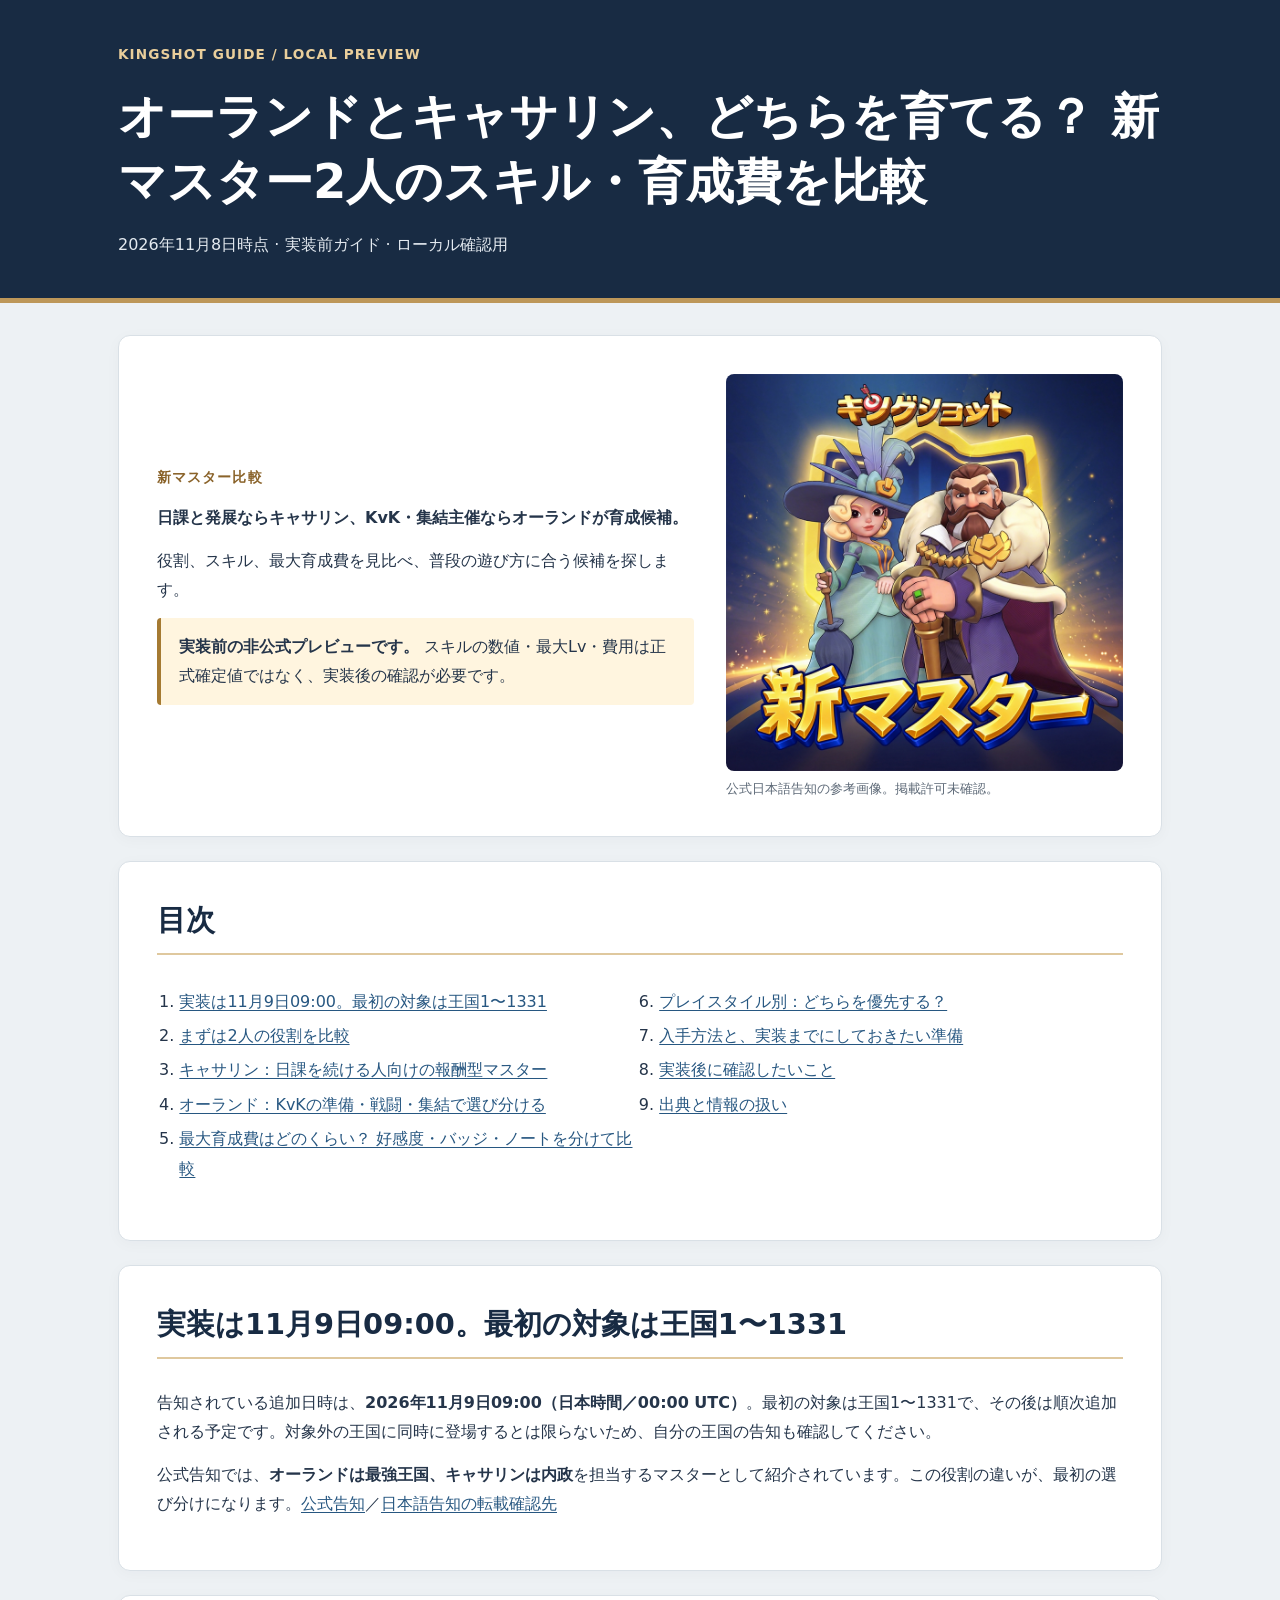
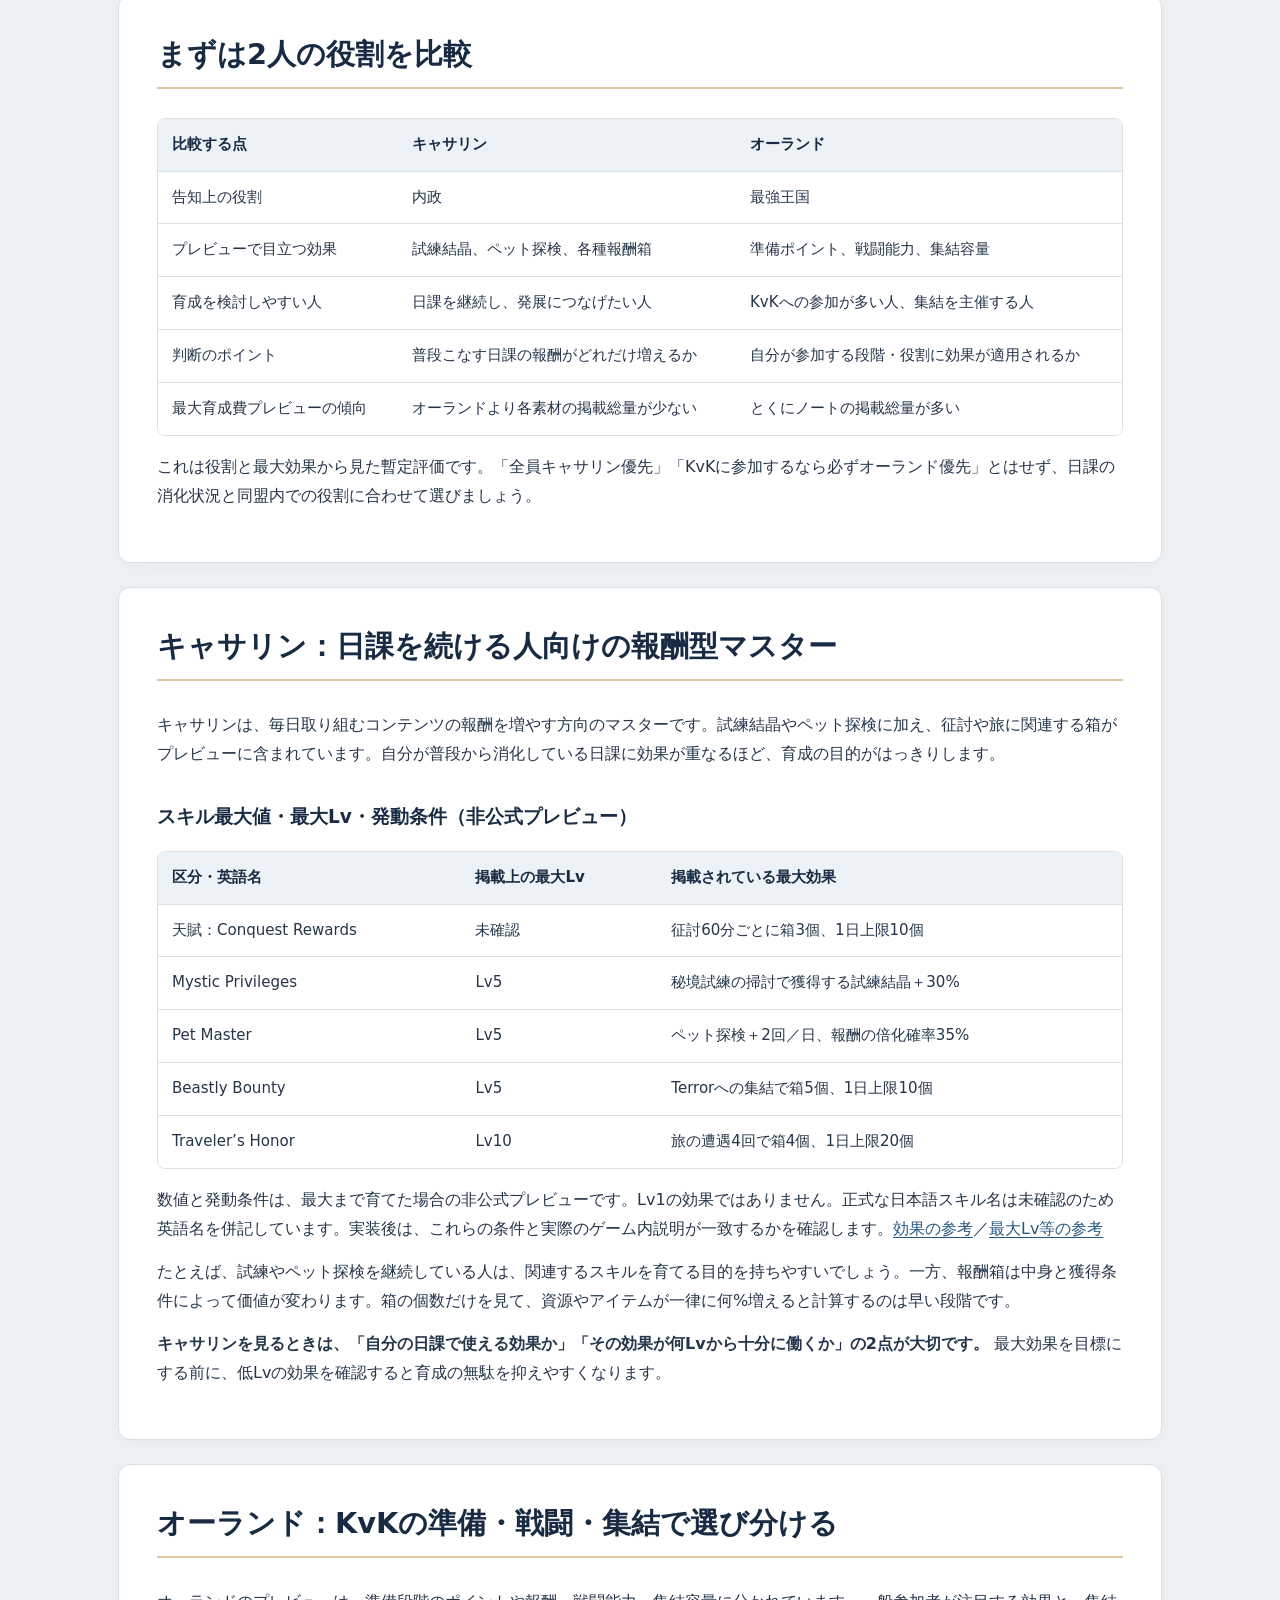
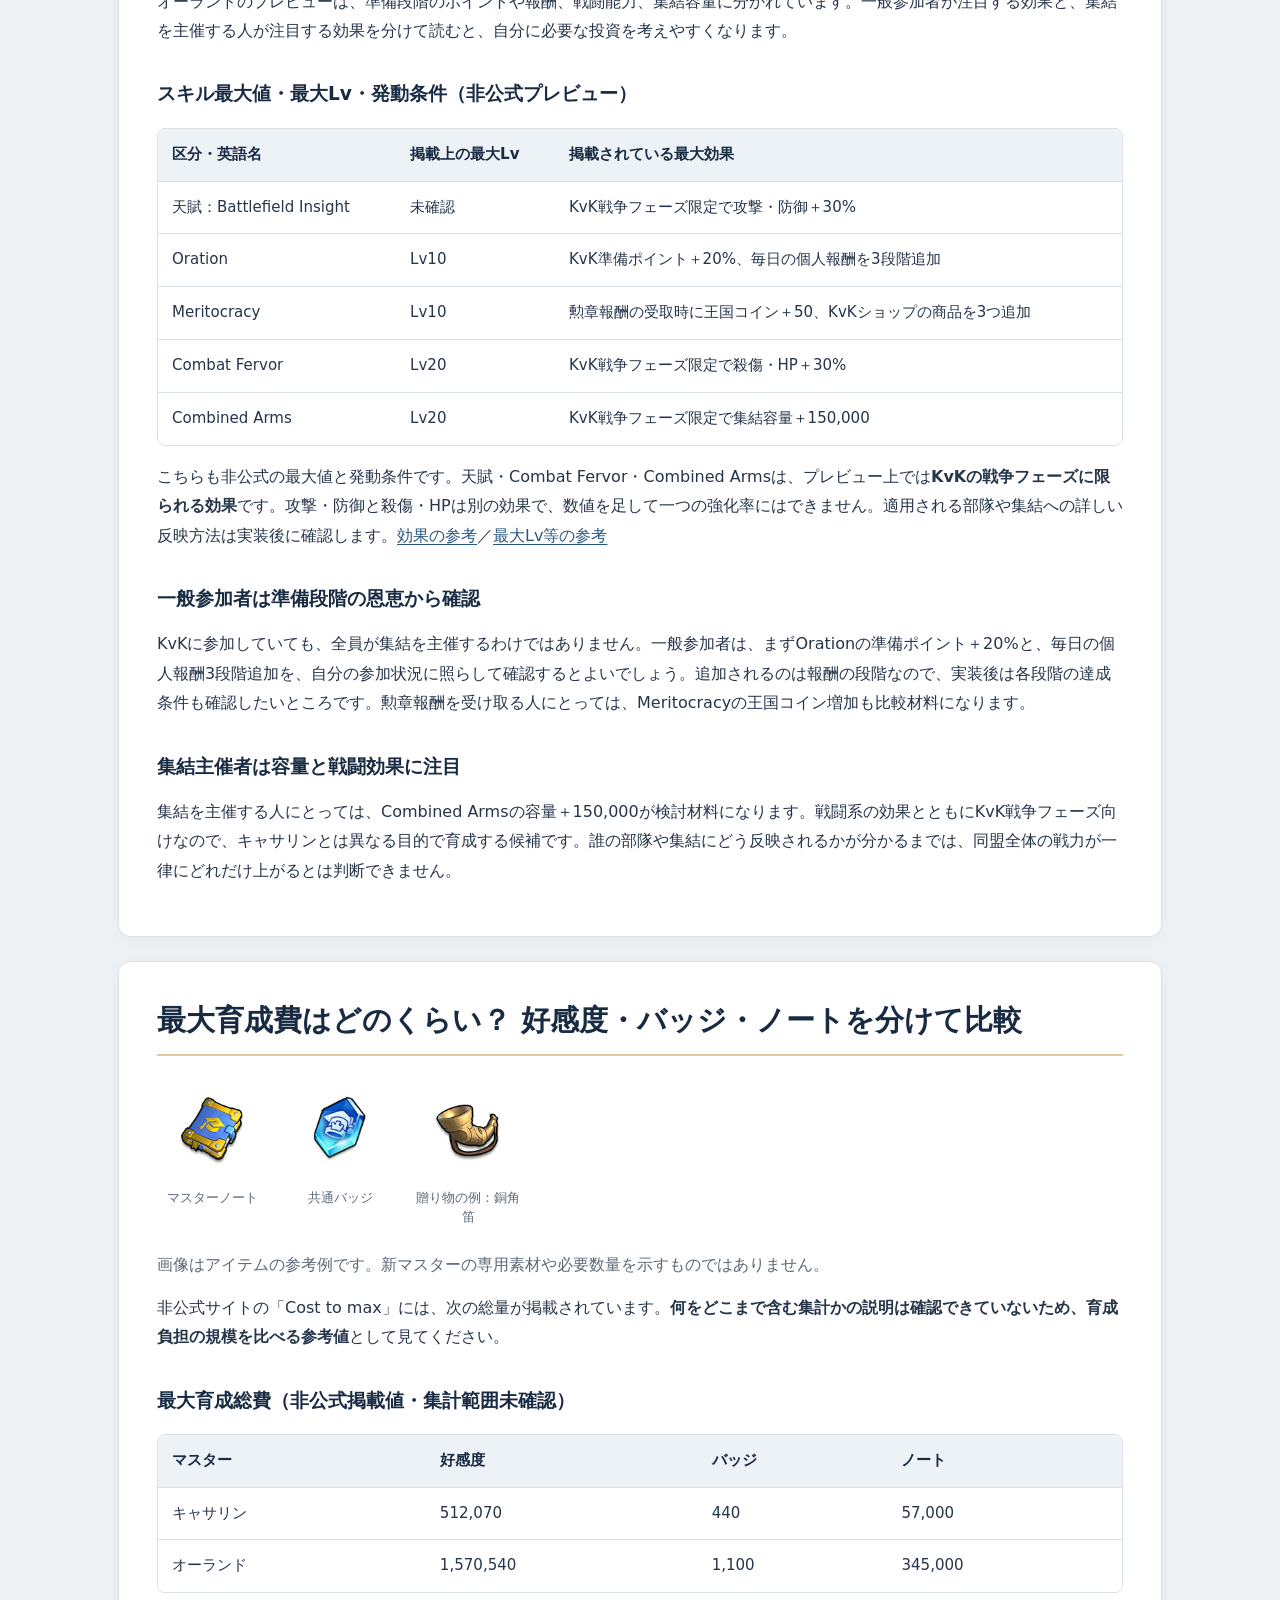
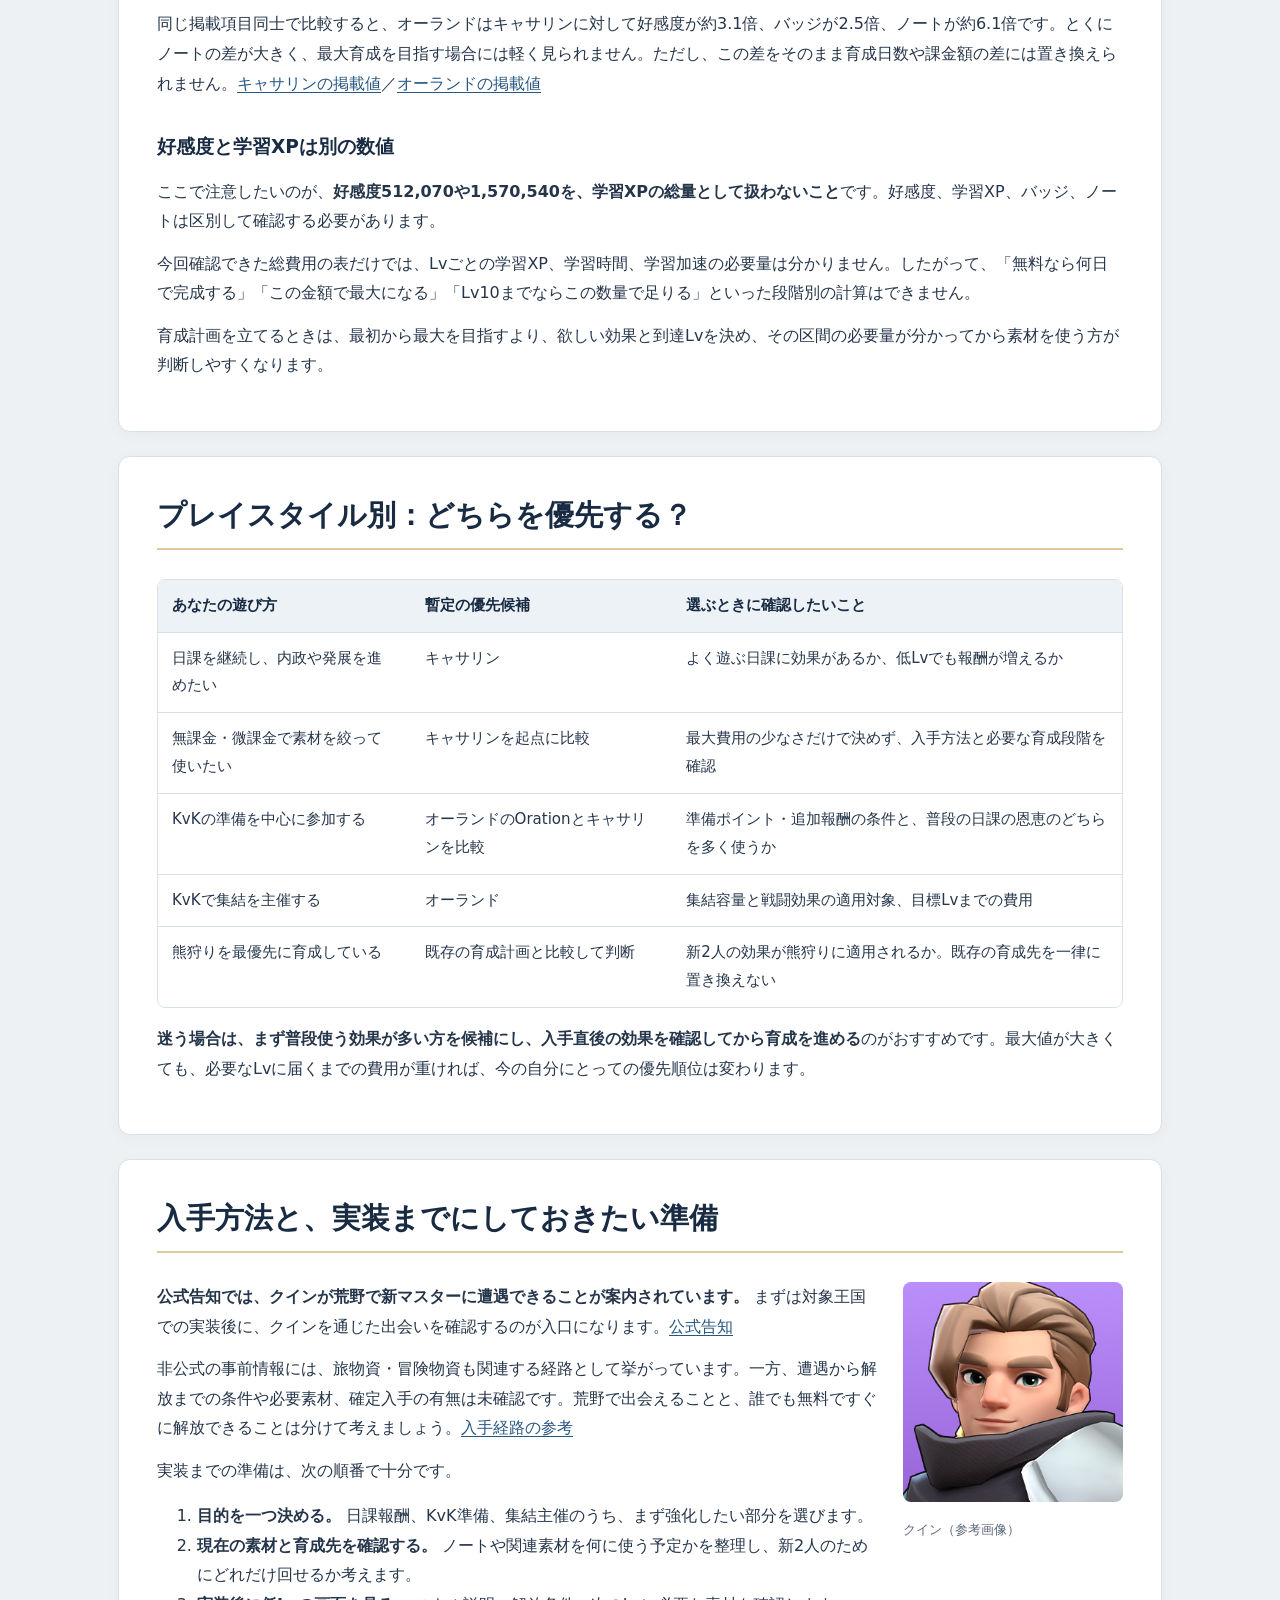
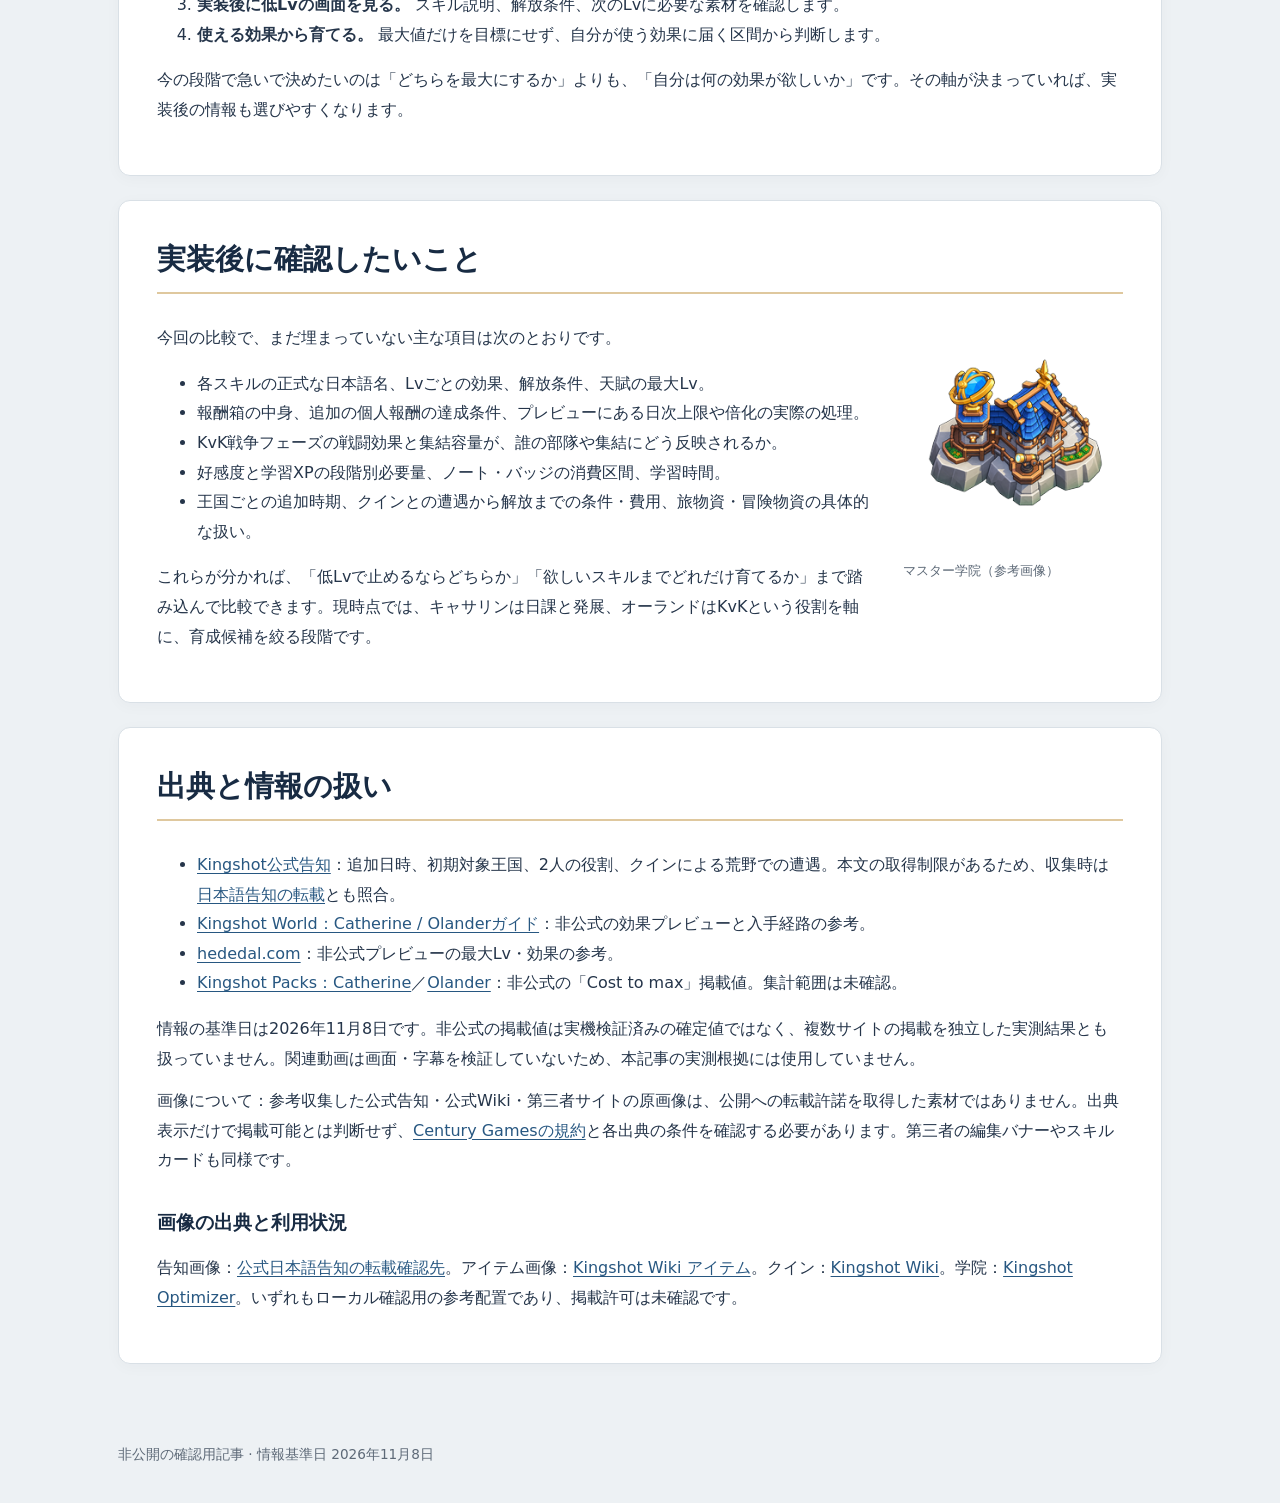
<file: olander-catherine/index.html>
<!DOCTYPE html>

<html lang="ja"><head><meta charset="utf-8"/><meta content="width=device-width,initial-scale=1" name="viewport"/><title>オーランドとキャサリンの比較 | Kingshot</title><link href="style.css" rel="stylesheet"/><link href="https://s8933935-ops.github.io/kingshot-master-academy-guide/olander-catherine/" rel="canonical"/></head><body><header><div class="header-inner"><div class="eyebrow">KINGSHOT GUIDE / LOCAL PREVIEW</div><h1>オーランドとキャサリン、どちらを育てる？ 新マスター2人のスキル・育成費を比較</h1><p class="subtitle">2026年11月8日時点 · 実装前ガイド · ローカル確認用</p></div></header><main>
<div class="panel hero"><div><p class="eyebrow" style="color:#8a632a">新マスター比較</p><p><strong>日課と発展ならキャサリン、KvK・集結主催ならオーランドが育成候補。</strong></p><p>役割、スキル、最大育成費を見比べ、普段の遊び方に合う候補を探します。</p><p class="notice"><strong>実装前の非公式プレビューです。</strong> スキルの数値・最大Lv・費用は正式確定値ではなく、実装後の確認が必要です。</p></div><figure><img alt="オーランドとキャサリンの公式日本語告知画像" src="assets/announcement.jpg"/><figcaption>公式日本語告知の参考画像。掲載許可未確認。</figcaption></figure></div>
<nav aria-label="目次" class="panel toc"><h2>目次</h2><ol><li><a href="#release">実装は11月9日09:00。最初の対象は王国1〜1331</a></li><li><a href="#compare">まずは2人の役割を比較</a></li><li><a href="#catherine">キャサリン：日課を続ける人向けの報酬型マスター</a></li><li><a href="#olander">オーランド：KvKの準備・戦闘・集結で選び分ける</a></li><li><a href="#cost">最大育成費はどのくらい？ 好感度・バッジ・ノートを分けて比較</a></li><li><a href="#recommend">プレイスタイル別：どちらを優先する？</a></li><li><a href="#prepare">入手方法と、実装までにしておきたい準備</a></li><li><a href="#check">実装後に確認したいこと</a></li><li><a href="#sources">出典と情報の扱い</a></li></ol></nav>
<section id="release"><h2>実装は11月9日09:00。最初の対象は王国1〜1331</h2>
<p>告知されている追加日時は、<strong>2026年11月9日09:00（日本時間／00:00 UTC）</strong>。最初の対象は王国1〜1331で、その後は順次追加される予定です。対象外の王国に同時に登場するとは限らないため、自分の王国の告知も確認してください。</p>
<p>公式告知では、<strong>オーランドは最強王国、キャサリンは内政</strong>を担当するマスターとして紹介されています。この役割の違いが、最初の選び分けになります。<a href="https://x.com/Kingshot_Mobile/status/2115050895436345363">公式告知</a>／<a href="https://zamantika.com/profile/Kingshot_JP">日本語告知の転載確認先</a></p>
</section>
<section id="compare"><h2>まずは2人の役割を比較</h2>
<p class="table-hint">表は左右にスクロールできます →</p><div aria-label="比較表。横にスクロールできます" class="table-wrap" role="region" tabindex="0"><table><thead><tr><th scope="col">比較する点</th><th scope="col">キャサリン</th><th scope="col">オーランド</th></tr></thead><tbody>
<tr><td>告知上の役割</td><td>内政</td><td>最強王国</td></tr>
<tr><td>プレビューで目立つ効果</td><td>試練結晶、ペット探検、各種報酬箱</td><td>準備ポイント、戦闘能力、集結容量</td></tr>
<tr><td>育成を検討しやすい人</td><td>日課を継続し、発展につなげたい人</td><td>KvKへの参加が多い人、集結を主催する人</td></tr>
<tr><td>判断のポイント</td><td>普段こなす日課の報酬がどれだけ増えるか</td><td>自分が参加する段階・役割に効果が適用されるか</td></tr>
<tr><td>最大育成費プレビューの傾向</td><td>オーランドより各素材の掲載総量が少ない</td><td>とくにノートの掲載総量が多い</td></tr>
</tbody></table></div>
<p>これは役割と最大効果から見た暫定評価です。「全員キャサリン優先」「KvKに参加するなら必ずオーランド優先」とはせず、日課の消化状況と同盟内での役割に合わせて選びましょう。</p>
</section>
<section id="catherine"><h2>キャサリン：日課を続ける人向けの報酬型マスター</h2>
<p>キャサリンは、毎日取り組むコンテンツの報酬を増やす方向のマスターです。試練結晶やペット探検に加え、征討や旅に関連する箱がプレビューに含まれています。自分が普段から消化している日課に効果が重なるほど、育成の目的がはっきりします。</p>
<h3>スキル最大値・最大Lv・発動条件（非公式プレビュー）</h3>
<p class="table-hint">表は左右にスクロールできます →</p><div aria-label="比較表。横にスクロールできます" class="table-wrap" role="region" tabindex="0"><table><thead><tr><th scope="col">区分・英語名</th><th scope="col">掲載上の最大Lv</th><th scope="col">掲載されている最大効果</th></tr></thead><tbody>
<tr><td>天賦：Conquest Rewards</td><td>未確認</td><td>征討60分ごとに箱3個、1日上限10個</td></tr>
<tr><td>Mystic Privileges</td><td>Lv5</td><td>秘境試練の掃討で獲得する試練結晶＋30%</td></tr>
<tr><td>Pet Master</td><td>Lv5</td><td>ペット探検＋2回／日、報酬の倍化確率35%</td></tr>
<tr><td>Beastly Bounty</td><td>Lv5</td><td>Terrorへの集結で箱5個、1日上限10個</td></tr>
<tr><td>Traveler’s Honor</td><td>Lv10</td><td>旅の遭遇4回で箱4個、1日上限20個</td></tr>
</tbody></table></div>
<p>数値と発動条件は、最大まで育てた場合の非公式プレビューです。Lv1の効果ではありません。正式な日本語スキル名は未確認のため英語名を併記しています。実装後は、これらの条件と実際のゲーム内説明が一致するかを確認します。<a href="https://kingshotworld.com/guides/guides-kingshot-catherine-olander-masters/">効果の参考</a>／<a href="https://hededal.com/">最大Lv等の参考</a></p>
<p>たとえば、試練やペット探検を継続している人は、関連するスキルを育てる目的を持ちやすいでしょう。一方、報酬箱は中身と獲得条件によって価値が変わります。箱の個数だけを見て、資源やアイテムが一律に何%増えると計算するのは早い段階です。</p>
<p><strong>キャサリンを見るときは、「自分の日課で使える効果か」「その効果が何Lvから十分に働くか」の2点が大切です。</strong> 最大効果を目標にする前に、低Lvの効果を確認すると育成の無駄を抑えやすくなります。</p>
</section>
<section id="olander"><h2>オーランド：KvKの準備・戦闘・集結で選び分ける</h2>
<p>オーランドのプレビューは、準備段階のポイントや報酬、戦闘能力、集結容量に分かれています。一般参加者が注目する効果と、集結を主催する人が注目する効果を分けて読むと、自分に必要な投資を考えやすくなります。</p>
<h3>スキル最大値・最大Lv・発動条件（非公式プレビュー）</h3>
<p class="table-hint">表は左右にスクロールできます →</p><div aria-label="比較表。横にスクロールできます" class="table-wrap" role="region" tabindex="0"><table><thead><tr><th scope="col">区分・英語名</th><th scope="col">掲載上の最大Lv</th><th scope="col">掲載されている最大効果</th></tr></thead><tbody>
<tr><td>天賦：Battlefield Insight</td><td>未確認</td><td>KvK戦争フェーズ限定で攻撃・防御＋30%</td></tr>
<tr><td>Oration</td><td>Lv10</td><td>KvK準備ポイント＋20%、毎日の個人報酬を3段階追加</td></tr>
<tr><td>Meritocracy</td><td>Lv10</td><td>勲章報酬の受取時に王国コイン＋50、KvKショップの商品を3つ追加</td></tr>
<tr><td>Combat Fervor</td><td>Lv20</td><td>KvK戦争フェーズ限定で殺傷・HP＋30%</td></tr>
<tr><td>Combined Arms</td><td>Lv20</td><td>KvK戦争フェーズ限定で集結容量＋150,000</td></tr>
</tbody></table></div>
<p>こちらも非公式の最大値と発動条件です。天賦・Combat Fervor・Combined Armsは、プレビュー上では<strong>KvKの戦争フェーズに限られる効果</strong>です。攻撃・防御と殺傷・HPは別の効果で、数値を足して一つの強化率にはできません。適用される部隊や集結への詳しい反映方法は実装後に確認します。<a href="https://kingshotworld.com/guides/guides-kingshot-catherine-olander-masters/">効果の参考</a>／<a href="https://hededal.com/">最大Lv等の参考</a></p>
<h3>一般参加者は準備段階の恩恵から確認</h3>
<p>KvKに参加していても、全員が集結を主催するわけではありません。一般参加者は、まずOrationの準備ポイント＋20%と、毎日の個人報酬3段階追加を、自分の参加状況に照らして確認するとよいでしょう。追加されるのは報酬の段階なので、実装後は各段階の達成条件も確認したいところです。勲章報酬を受け取る人にとっては、Meritocracyの王国コイン増加も比較材料になります。</p>
<h3>集結主催者は容量と戦闘効果に注目</h3>
<p>集結を主催する人にとっては、Combined Armsの容量＋150,000が検討材料になります。戦闘系の効果とともにKvK戦争フェーズ向けなので、キャサリンとは異なる目的で育成する候補です。誰の部隊や集結にどう反映されるかが分かるまでは、同盟全体の戦力が一律にどれだけ上がるとは判断できません。</p>
</section>
<section id="cost"><h2>最大育成費はどのくらい？ 好感度・バッジ・ノートを分けて比較</h2>
<div class="asset-strip"><figure><img alt="マスターノート" src="assets/note.png"/><figcaption>マスターノート</figcaption></figure><figure><img alt="共通マスターバッジ" src="assets/badge.png"/><figcaption>共通バッジ</figcaption></figure><figure><img alt="銅角笛" src="assets/gift.png"/><figcaption>贈り物の例：銅角笛</figcaption></figure></div><p class="muted">画像はアイテムの参考例です。新マスターの専用素材や必要数量を示すものではありません。</p>
<p>非公式サイトの「Cost to max」には、次の総量が掲載されています。<strong>何をどこまで含む集計かの説明は確認できていないため、育成負担の規模を比べる参考値</strong>として見てください。</p>
<h3>最大育成総費（非公式掲載値・集計範囲未確認）</h3>
<p class="table-hint">表は左右にスクロールできます →</p><div aria-label="比較表。横にスクロールできます" class="table-wrap" role="region" tabindex="0"><table><thead><tr><th scope="col">マスター</th><th scope="col">好感度</th><th scope="col">バッジ</th><th scope="col">ノート</th></tr></thead><tbody>
<tr><td>キャサリン</td><td>512,070</td><td>440</td><td>57,000</td></tr>
<tr><td>オーランド</td><td>1,570,540</td><td>1,100</td><td>345,000</td></tr>
</tbody></table></div>
<p>同じ掲載項目同士で比較すると、オーランドはキャサリンに対して好感度が約3.1倍、バッジが2.5倍、ノートが約6.1倍です。とくにノートの差が大きく、最大育成を目指す場合には軽く見られません。ただし、この差をそのまま育成日数や課金額の差には置き換えられません。<a href="https://kingshotpacks.com/masters/catherine">キャサリンの掲載値</a>／<a href="https://kingshotpacks.com/masters/olander">オーランドの掲載値</a></p>
<h3>好感度と学習XPは別の数値</h3>
<p>ここで注意したいのが、<strong>好感度512,070や1,570,540を、学習XPの総量として扱わないこと</strong>です。好感度、学習XP、バッジ、ノートは区別して確認する必要があります。</p>
<p>今回確認できた総費用の表だけでは、Lvごとの学習XP、学習時間、学習加速の必要量は分かりません。したがって、「無料なら何日で完成する」「この金額で最大になる」「Lv10までならこの数量で足りる」といった段階別の計算はできません。</p>
<p>育成計画を立てるときは、最初から最大を目指すより、欲しい効果と到達Lvを決め、その区間の必要量が分かってから素材を使う方が判断しやすくなります。</p>
</section>
<section id="recommend"><h2>プレイスタイル別：どちらを優先する？</h2>
<p class="table-hint">表は左右にスクロールできます →</p><div aria-label="比較表。横にスクロールできます" class="table-wrap" role="region" tabindex="0"><table><thead><tr><th scope="col">あなたの遊び方</th><th scope="col">暫定の優先候補</th><th scope="col">選ぶときに確認したいこと</th></tr></thead><tbody>
<tr><td>日課を継続し、内政や発展を進めたい</td><td>キャサリン</td><td>よく遊ぶ日課に効果があるか、低Lvでも報酬が増えるか</td></tr>
<tr><td>無課金・微課金で素材を絞って使いたい</td><td>キャサリンを起点に比較</td><td>最大費用の少なさだけで決めず、入手方法と必要な育成段階を確認</td></tr>
<tr><td>KvKの準備を中心に参加する</td><td>オーランドのOrationとキャサリンを比較</td><td>準備ポイント・追加報酬の条件と、普段の日課の恩恵のどちらを多く使うか</td></tr>
<tr><td>KvKで集結を主催する</td><td>オーランド</td><td>集結容量と戦闘効果の適用対象、目標Lvまでの費用</td></tr>
<tr><td>熊狩りを最優先に育成している</td><td>既存の育成計画と比較して判断</td><td>新2人の効果が熊狩りに適用されるか。既存の育成先を一律に置き換えない</td></tr>
</tbody></table></div>
<p><strong>迷う場合は、まず普段使う効果が多い方を候補にし、入手直後の効果を確認してから育成を進める</strong>のがおすすめです。最大値が大きくても、必要なLvに届くまでの費用が重ければ、今の自分にとっての優先順位は変わります。</p>
</section>
<section id="prepare"><h2>入手方法と、実装までにしておきたい準備</h2>
<figure class="reference-image"><img alt="クインの参考画像" src="assets/quinn.png"/><figcaption>クイン（参考画像）</figcaption></figure>
<p><strong>公式告知では、クインが荒野で新マスターに遭遇できることが案内されています。</strong> まずは対象王国での実装後に、クインを通じた出会いを確認するのが入口になります。<a href="https://x.com/Kingshot_Mobile/status/2115050895436345363">公式告知</a></p>
<p>非公式の事前情報には、旅物資・冒険物資も関連する経路として挙がっています。一方、遭遇から解放までの条件や必要素材、確定入手の有無は未確認です。荒野で出会えることと、誰でも無料ですぐに解放できることは分けて考えましょう。<a href="https://kingshotworld.com/guides/guides-kingshot-catherine-olander-masters/">入手経路の参考</a></p>
<p>実装までの準備は、次の順番で十分です。</p>
<ol>
<li><strong>目的を一つ決める。</strong> 日課報酬、KvK準備、集結主催のうち、まず強化したい部分を選びます。</li>
<li><strong>現在の素材と育成先を確認する。</strong> ノートや関連素材を何に使う予定かを整理し、新2人のためにどれだけ回せるか考えます。</li>
<li><strong>実装後に低Lvの画面を見る。</strong> スキル説明、解放条件、次のLvに必要な素材を確認します。</li>
<li><strong>使える効果から育てる。</strong> 最大値だけを目標にせず、自分が使う効果に届く区間から判断します。</li>
</ol>
<p>今の段階で急いで決めたいのは「どちらを最大にするか」よりも、「自分は何の効果が欲しいか」です。その軸が決まっていれば、実装後の情報も選びやすくなります。</p>
</section>
<section id="check"><h2>実装後に確認したいこと</h2>
<figure class="reference-image"><img alt="マスター学院の参考画像" src="assets/academy.png"/><figcaption>マスター学院（参考画像）</figcaption></figure>
<p>今回の比較で、まだ埋まっていない主な項目は次のとおりです。</p>
<ul>
<li>各スキルの正式な日本語名、Lvごとの効果、解放条件、天賦の最大Lv。</li>
<li>報酬箱の中身、追加の個人報酬の達成条件、プレビューにある日次上限や倍化の実際の処理。</li>
<li>KvK戦争フェーズの戦闘効果と集結容量が、誰の部隊や集結にどう反映されるか。</li>
<li>好感度と学習XPの段階別必要量、ノート・バッジの消費区間、学習時間。</li>
<li>王国ごとの追加時期、クインとの遭遇から解放までの条件・費用、旅物資・冒険物資の具体的な扱い。</li>
</ul>
<p>これらが分かれば、「低Lvで止めるならどちらか」「欲しいスキルまでどれだけ育てるか」まで踏み込んで比較できます。現時点では、キャサリンは日課と発展、オーランドはKvKという役割を軸に、育成候補を絞る段階です。</p>
</section>
<section id="sources"><h2>出典と情報の扱い</h2>
<ul>
<li><a href="https://x.com/Kingshot_Mobile/status/2115050895436345363">Kingshot公式告知</a>：追加日時、初期対象王国、2人の役割、クインによる荒野での遭遇。本文の取得制限があるため、収集時は<a href="https://zamantika.com/profile/Kingshot_JP">日本語告知の転載</a>とも照合。</li>
<li><a href="https://kingshotworld.com/guides/guides-kingshot-catherine-olander-masters/">Kingshot World：Catherine / Olanderガイド</a>：非公式の効果プレビューと入手経路の参考。</li>
<li><a href="https://hededal.com/">hededal.com</a>：非公式プレビューの最大Lv・効果の参考。</li>
<li><a href="https://kingshotpacks.com/masters/catherine">Kingshot Packs：Catherine</a>／<a href="https://kingshotpacks.com/masters/olander">Olander</a>：非公式の「Cost to max」掲載値。集計範囲は未確認。</li>
</ul>
<p>情報の基準日は2026年11月8日です。非公式の掲載値は実機検証済みの確定値ではなく、複数サイトの掲載を独立した実測結果とも扱っていません。関連動画は画面・字幕を検証していないため、本記事の実測根拠には使用していません。</p>
<p>画像について：参考収集した公式告知・公式Wiki・第三者サイトの原画像は、公開への転載許諾を取得した素材ではありません。出典表示だけで掲載可能とは判断せず、<a href="https://www.centurygames.com/terms-of-service/">Century Gamesの規約</a>と各出典の条件を確認する必要があります。第三者の編集バナーやスキルカードも同様です。</p>
<h3>画像の出典と利用状況</h3><p>告知画像：<a href="https://zamantika.com/profile/Kingshot_JP">公式日本語告知の転載確認先</a>。アイテム画像：<a href="https://kingshotwiki.com/items/">Kingshot Wiki アイテム</a>。クイン：<a href="https://kingshotwiki.com/heroes/kingshot_wiki_hero_name_50006_kingshot_end/">Kingshot Wiki</a>。学院：<a href="https://kingshotoptimizer.com/buildings/master-academy/">Kingshot Optimizer</a>。いずれもローカル確認用の参考配置であり、掲載許可は未確認です。</p></section></main><footer>非公開の確認用記事 · 情報基準日 2026年11月8日</footer></body></html>
</file>
<file: olander-catherine/style.css>
﻿:root{color-scheme:light;--navy:#182b43;--gold:#a57a32;--ink:#25354a;--muted:#5d6977;--line:#d9e0e6}
*{box-sizing:border-box} html{scroll-behavior:smooth} body{margin:0;background:#edf1f4;color:var(--ink);font-family:system-ui,-apple-system,'Yu Gothic UI',Meiryo,sans-serif;line-height:1.85;overflow-wrap:anywhere}
a{color:#275781;text-underline-offset:.2em} a:focus-visible{outline:3px solid #cd9137;outline-offset:3px}
header{background:var(--navy);color:white;border-bottom:5px solid #bd9759}.header-inner,main,footer{max-width:1100px;margin:auto;padding:0 28px}.header-inner{padding-top:42px;padding-bottom:38px}
.eyebrow{color:#e9ce9b;font-weight:700;letter-spacing:.08em;font-size:.85rem} h1{font-size:clamp(1.8rem,4vw,3rem);line-height:1.35;margin:.35em 0}.subtitle{color:#e4eaf0;margin:0}
main{padding-top:32px;padding-bottom:54px}.panel,section{background:white;border:1px solid var(--line);border-radius:12px;padding:clamp(20px,4vw,38px);margin-bottom:24px;box-shadow:0 3px 15px #182b4308}
.hero{display:grid;grid-template-columns:minmax(0,1.15fr) minmax(230px,.85fr);gap:32px;align-items:center}.hero img{width:100%;max-width:420px;display:block;margin:auto;border-radius:8px}
figure{margin:0}figcaption{color:var(--muted);font-size:.8rem;line-height:1.5;margin-top:.5rem} h2{color:var(--navy);font-size:clamp(1.4rem,2.6vw,1.8rem);line-height:1.4;border-bottom:2px solid #dfc89e;padding-bottom:.45em;margin:0 0 1em}h3{color:var(--navy);font-size:1.16rem;margin:1.7em 0 .6em}p{margin:.8em 0}
.notice{background:#fff5df;border-left:4px solid var(--gold);padding:14px 18px;border-radius:4px}.toc ol{columns:2;padding-left:1.4em}.toc li{break-inside:avoid;padding:.15em 0}
.table-wrap{overflow-x:auto;overscroll-behavior-x:contain;margin:1rem 0;border:1px solid var(--line);border-radius:8px}table{border-collapse:collapse;width:100%;min-width:570px;background:white;font-size:.94rem}th,td{padding:12px 14px;border-bottom:1px solid var(--line);text-align:left;vertical-align:top}th{color:var(--navy);background:#edf2f6}tr:last-child td{border-bottom:0}
.cards{display:grid;grid-template-columns:repeat(2,minmax(0,1fr));gap:16px}.card{background:#f5f8fa;border:1px solid #dce4e9;border-top:3px solid #b59258;border-radius:8px;padding:18px}.card h3{margin:0 0 .5em}
.asset-strip{display:flex;gap:18px;flex-wrap:wrap;margin:1.5em 0}.asset-strip figure{width:110px;text-align:center;font-size:.8rem}.asset-strip img{max-width:100%;width:88px;height:88px;object-fit:contain}
.reference-image{float:right;width:min(32%,220px);margin:0 0 16px 24px}.reference-image img{width:100%;border-radius:8px}section::after{content:'';display:block;clear:both}small,.muted{color:var(--muted)}footer{color:var(--muted);padding-bottom:35px;font-size:.85rem}
@media(max-width:700px){.header-inner,main,footer{padding-left:16px;padding-right:16px}.hero,.cards{grid-template-columns:1fr}.hero img{max-width:340px}.toc ol{columns:1}.reference-image{float:none;width:min(70%,220px);margin:0 auto 20px}}
@media print{body{background:white;font-size:10pt}header{color:#182b43;background:white}.eyebrow,.subtitle{color:#394c60}main{padding:0}section,.panel{box-shadow:none;break-inside:avoid;border-color:#aaa}a{color:inherit}.table-wrap{overflow:visible}table{min-width:0;font-size:8pt}}

.table-hint{display:none}@media(max-width:700px){table{min-width:680px}.table-hint{display:block;font-size:.78rem;color:#5d6977;margin-bottom:-.6rem}}@media print{.table-hint{display:none}}
</file>
